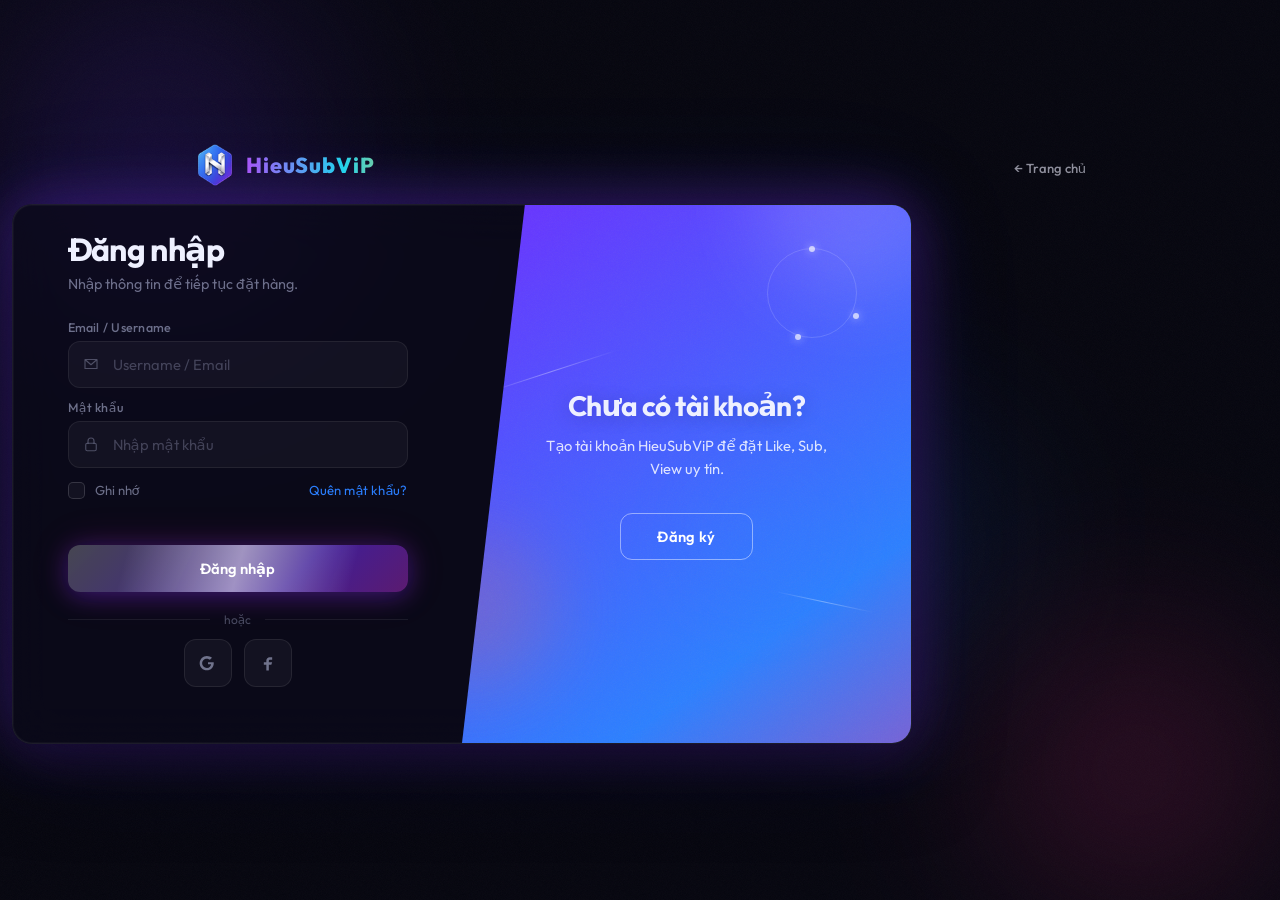
<file: admin.html>
<!DOCTYPE html>
<html lang="vi">
<head>
<meta charset="UTF-8">
<meta name="viewport" content="width=device-width, initial-scale=1.0, maximum-scale=1.0">
<title>HieuSubViP</title>
<link rel="preconnect" href="https://fonts.googleapis.com">
    <link rel="preconnect" href="https://fonts.gstatic.com" crossorigin>
    <link href="https://fonts.googleapis.com/css2?family=Inter:wght@400;500;600;700;800&display=swap" rel="stylesheet">
<link rel="stylesheet" href="https://cdnjs.cloudflare.com/ajax/libs/font-awesome/6.5.1/css/all.min.css">
    <link rel="stylesheet" href="styles.css">
<style>
.admin-page{display:flex;min-height:100vh;background:var(--bg)}
.admin-sidebar{
  width:220px;background:var(--bg2);border-right:1px solid var(--bd);
  position:fixed;top:0;left:0;bottom:0;z-index:90;padding:14px 10px;
  display:flex;flex-direction:column;overflow-y:auto;transition:transform .28s ease;
}
.admin-sidebar .logo{display:flex;align-items:center;gap:8px;padding:6px 8px;margin-bottom:14px;font-weight:800;font-size:1rem}
.admin-nav{list-style:none;padding:0;margin:0;display:flex;flex-direction:column;gap:2px}
.admin-nav a{
  display:flex;align-items:center;gap:9px;padding:10px 11px;border-radius:9px;
  color:var(--m);font-size:.84rem;font-weight:500;text-decoration:none;transition:.2s;
}
.admin-nav a i{width:18px;text-align:center;font-size:.9rem}
.admin-nav a:hover,.admin-nav a.active{background:rgba(168,85,247,.15);color:var(--p2)}
.admin-main{flex:1;margin-left:220px;padding:16px 14px 40px;min-width:0}
.admin-header{display:flex;align-items:center;gap:10px;margin-bottom:16px;flex-wrap:wrap}
.admin-header h1{font-size:1.15rem;font-weight:800}
.admin-menu-btn{
  display:none;width:38px;height:38px;border-radius:9px;border:1px solid var(--bd);
  background:var(--card);color:var(--t);align-items:center;justify-content:center;cursor:pointer;
}
.admin-cards{display:grid;grid-template-columns:repeat(2,1fr);gap:10px;margin-bottom:14px}
@media(min-width:700px){.admin-cards{grid-template-columns:repeat(4,1fr)}}
.admin-card{background:var(--card);border:1px solid var(--bd);border-radius:12px;padding:14px;text-align:center}
.admin-card h3{font-size:1.25rem;font-weight:800;margin-bottom:2px}
.admin-card span{font-size:.72rem;color:var(--d)}
.admin-section{background:var(--card);border:1px solid var(--bd);border-radius:14px;padding:14px;margin-bottom:12px}
.admin-section h2{font-size:.95rem;font-weight:700;margin-bottom:12px;display:flex;align-items:center;justify-content:space-between;gap:8px;flex-wrap:wrap}
.admin-table{width:100%;border-collapse:collapse;font-size:.8rem}
.admin-table th,.admin-table td{padding:9px 6px;text-align:left;border-bottom:1px solid var(--bd);white-space:nowrap}
.admin-table th{color:var(--d);font-size:.68rem;text-transform:uppercase;font-weight:600}
.admin-table td{color:var(--m)}
.admin-actions{display:flex;gap:4px;flex-wrap:wrap}
.admin-actions button,.btn-mini{
  padding:5px 9px;border-radius:6px;border:1px solid var(--bd);background:rgba(168,85,247,.12);
  color:var(--p2);font-size:.72rem;font-weight:600;cursor:pointer;font-family:inherit;
}
.admin-actions button.danger,.btn-mini.danger{background:rgba(239,68,68,.12);color:#f87171;border-color:rgba(239,68,68,.25)}
.admin-actions button.ok,.btn-mini.ok{background:rgba(52,211,153,.12);color:#34d399;border-color:rgba(52,211,153,.25)}
.table-scroll{overflow-x:auto;-webkit-overflow-scrolling:touch}
.empty-row{text-align:center;color:var(--d);padding:20px;font-size:.85rem}
.admin-overlay{position:fixed;inset:0;background:rgba(0,0,0,.5);z-index:80;opacity:0;visibility:hidden;transition:.25s}
.admin-overlay.show{opacity:1;visibility:visible}
.form-grid{display:grid;grid-template-columns:1fr;gap:10px}
@media(min-width:600px){.form-grid{grid-template-columns:1fr 1fr}}
.form-grid .full{grid-column:1/-1}
.form-grid label{font-size:.75rem;color:var(--m);display:block;margin-bottom:4px}
.form-grid input,.form-grid select,.form-grid textarea{
  width:100%;padding:10px 12px;border-radius:9px;border:1px solid var(--bd);
  background:rgba(255,255,255,.03);color:var(--t);font-size:.88rem;font-family:inherit;outline:none;
}
.form-grid input:focus,.form-grid select:focus,.form-grid textarea:focus{border-color:var(--p)}
.modal-bg{
  position:fixed;inset:0;background:rgba(0,0,0,.65);z-index:100;display:none;align-items:center;justify-content:center;padding:16px;
}
.modal-bg.show{display:flex}
.modal{
  background:var(--card);border:1px solid var(--bd);border-radius:16px;padding:20px;width:100%;max-width:420px;
  max-height:90vh;overflow-y:auto;
}
.modal h3{font-size:1.05rem;margin-bottom:14px;font-weight:800}
.modal-actions{display:flex;gap:8px;margin-top:14px;justify-content:flex-end}
@media(max-width:768px){
  .admin-sidebar{transform:translateX(-100%);width:min(260px,85vw)}
  .admin-sidebar.open{transform:translateX(0)}
  .admin-main{margin-left:0;padding:12px 10px 32px}
  .admin-menu-btn{display:flex}
}
</style>

<meta name="apple-mobile-web-app-title" content="HieuSubViP">
    <meta name="application-name" content="HieuSubViP">
    <meta name="theme-color" content="#0a0e28">
    <link rel="manifest" href="site.webmanifest">
    <link rel="icon" href="favicon.png" type="image/png">
    <link rel="apple-touch-icon" href="apple-touch-icon.png">
</head>
<body>
<div class="admin-page">
  <aside class="admin-sidebar" id="admin-sidebar">
    <a href="index.html" class="logo">
      <span class="logo-icon"><img src="logo-64.png" alt="HieuSubViP" width="40" height="40"></span>
      <span class="logo-run">HieuSubViP</span>
    </a>
    <ul class="admin-nav">
      <li><a href="#" class="active" data-panel="overview"><i class="fas fa-chart-pie"></i> Tổng quan</a></li>
      <li><a href="#" data-panel="orders"><i class="fas fa-shopping-bag"></i> Đơn hàng</a></li>
      <li><a href="#" data-panel="deposits"><i class="fas fa-money-bill-wave"></i> Duyệt nạp tiền</a></li>
      <li><a href="#" data-panel="services"><i class="fas fa-server"></i> Dịch vụ</a></li>
      <li><a href="#" data-panel="users"><i class="fas fa-users"></i> Người dùng</a></li>
      <li><a href="#" data-panel="announce"><i class="fas fa-bullhorn"></i> Thông báo</a></li>
      <li><a href="#" data-panel="settings"><i class="fas fa-cog"></i> Cài đặt web</a></li>
      <li><a href="index.html"><i class="fas fa-globe"></i> Xem website</a></li>
      <li><a href="#" id="admin-logout"><i class="fas fa-sign-out-alt"></i> Đăng xuất</a></li>
    </ul>
  </aside>
  <div class="admin-overlay" id="admin-overlay"></div>

  <main class="admin-main">
    <div class="admin-header">
      <button type="button" class="admin-menu-btn" id="admin-menu-btn"><i class="fas fa-bars"></i></button>
      <div style="flex:1"><h1 id="admin-title">Tổng quan</h1></div>
    </div>

    <div id="panel-overview">
      <div class="admin-cards">
        <div class="admin-card"><h3 id="a-orders">0</h3><span>Tổng đơn</span></div>
        <div class="admin-card"><h3 id="a-pending">0</h3><span>Chờ xử lý</span></div>
        <div class="admin-card"><h3 id="a-deps">0</h3><span>Nạp chờ duyệt</span></div>
        <div class="admin-card"><h3 id="a-svc">0</h3><span>Dịch vụ</span></div>
      </div>
      <div class="admin-section">
        <h2>Đơn gần đây</h2>
        <div class="table-scroll"><table class="admin-table"><thead><tr><th>Mã</th><th>Gói</th><th>SL</th><th>Tiền</th><th>TT</th><th></th></tr></thead><tbody id="a-recent-orders"></tbody></table></div>
      </div>
    </div>

    <div id="panel-orders" style="display:none">
      <div class="admin-section">
        <h2>Tất cả đơn hàng</h2>
        <div class="table-scroll"><table class="admin-table"><thead><tr><th>Mã</th><th>Nền tảng</th><th>Gói</th><th>SL</th><th>Tiền</th><th>TT</th><th>Ngày</th><th></th></tr></thead><tbody id="a-all-orders"></tbody></table></div>
      </div>
    </div>

    <div id="panel-deposits" style="display:none">
      <div class="admin-section">
        <h2>Lệnh nạp tiền</h2>
        <div class="table-scroll"><table class="admin-table"><thead><tr><th>Mã</th><th>User</th><th>Số tiền</th><th>P.thức</th><th>Ngày</th><th>TT</th><th></th></tr></thead><tbody id="a-deps-body"></tbody></table></div>
      </div>
    </div>

    <!-- SERVICES -->
    <div id="panel-services" style="display:none">
      <div class="admin-section">
        <h2>
          <span>Quản lý dịch vụ / máy chủ</span>
          <button type="button" class="btn-mini ok" id="btn-add-svc"><i class="fas fa-plus"></i> Thêm dịch vụ</button>
        </h2>
        <div class="form-grid" style="margin-bottom:12px">
          <div>
            <label>Lọc nền tảng</label>
            <select id="svc-filter">
              <option value="all">Tất cả</option>
              <option value="facebook">Facebook</option>
              <option value="tiktok">TikTok</option>
              <option value="instagram">Instagram</option>
              <option value="youtube">YouTube</option>
              <option value="telegram">Telegram</option>
              <option value="spotify">Spotify</option>
              <option value="threads">Threads</option>
              <option value="x">X – Twitter</option>
            </select>
          </div>
        </div>
        <div class="table-scroll">
          <table class="admin-table">
            <thead><tr><th>ID</th><th>Nền tảng</th><th>Nhóm</th><th>Tên gói</th><th>Giá</th><th>BH</th><th>TT</th><th></th></tr></thead>
            <tbody id="a-svc-body"></tbody>
          </table>
        </div>
      </div>
    </div>

    <!-- USERS -->
    <div id="panel-users" style="display:none">
      <div class="admin-section">
        <h2>
          <span>Người dùng</span>
          <button type="button" class="btn-mini" id="btn-add-user"><i class="fas fa-user-plus"></i> Thêm user</button>
        </h2>
        <div class="table-scroll">
          <table class="admin-table">
            <thead><tr><th>Tên</th><th>Email</th><th>Role</th><th>Số dư</th><th>TT</th><th></th></tr></thead>
            <tbody id="a-users-body"></tbody>
          </table>
        </div>
      </div>
    </div>

    
    <div id="panel-announce" style="display:none">
      <div class="admin-section">
        <h2>Chỉnh nội dung thông báo (popup khi vào Dashboard)</h2>
        <div class="form-grid">
          <div class="full">
            <label>Bật thông báo</label>
            <select id="ann-enabled"><option value="1">Bật</option><option value="0">Tắt</option></select>
          </div>
          <div class="full">
            <label>Tiêu đề</label>
            <input type="text" id="ann-title" value="Thông báo từ HieuSubViP">
          </div>
          <div class="full">
            <label>Nội dung (mỗi dòng 1 ý, sẽ hiện thành danh sách)</label>
            <textarea id="ann-lines" rows="8" style="width:100%;padding:10px 12px;border-radius:9px;border:1px solid var(--bd);background:rgba(255,255,255,.03);color:var(--t);font-size:.88rem;font-family:inherit;outline:none;resize:vertical"></textarea>
          </div>
          <div class="full">
            <label>Dòng ngày / ghi chú cuối</label>
            <input type="text" id="ann-footer" value="Cập nhật gần nhất">
          </div>
        </div>
        <button type="button" class="btn btn-primary btn-sm" id="btn-save-ann" style="margin-top:12px"><i class="fas fa-save"></i> Lưu thông báo</button>
        <button type="button" class="btn-mini" id="btn-preview-ann" style="margin-top:12px;margin-left:8px">Xem trước HTML</button>
        <pre id="ann-preview" style="margin-top:12px;font-size:.75rem;color:var(--d);white-space:pre-wrap;display:none"></pre>
      </div>
    </div>
<div id="panel-settings" style="display:none">
      <div class="admin-section">
        <h2>Thông tin nhận tiền</h2>
        <div class="form-grid">
          <div><label>Số tài khoản</label><input type="text" id="set-stk" value="0123456789990"></div>
          <div><label>Chủ tài khoản</label><input type="text" id="set-owner" value="TRAN BA HIEU"></div>
          <div><label>Ngân hàng</label><input type="text" id="set-bank" value="MB Bank"></div>
          <div><label>Mẫu nội dung</label><input type="text" id="set-content" value="NAP HSV"></div>
        </div>
        <p style="color:var(--m);font-size:.8rem;margin:10px 0">Nội dung user nạp: <b style="color:var(--p2)">NAP HSV + tên tài khoản</b></p>
        <button type="button" class="btn btn-primary btn-sm" id="btn-save-bank"><i class="fas fa-save"></i> Lưu</button>
      </div>

      <div class="admin-section" id="pay-methods-admin">
        <h2><i class="fas fa-wallet"></i> 3 cách nạp tiền</h2>
        <p style="color:var(--m);font-size:.85rem;margin-bottom:12px">Chỉnh thông tin hiển thị cho người dùng khi nạp tiền (Bank / MoMo / Thẻ).</p>
        <div id="admin-pay-forms"></div>
        <button type="button" class="btn btn-primary btn-sm" id="btn-save-pay"><i class="fas fa-save"></i> Lưu 3 cách nạp</button>
      </div>

      <div class="admin-section">
        <h2>Công cụ</h2>
        <div class="admin-actions">
          <button type="button" id="btn-reset-demo" class="danger">Xóa toàn bộ dữ liệu demo</button>
        </div>
      </div>
    </div>
  </main>
</div>

<!-- Modal service -->
<div class="modal-bg" id="modal-svc">
  <div class="modal">
    <h3 id="modal-svc-title">Thêm dịch vụ</h3>
    <div class="form-grid">
      <div><label>Nền tảng</label>
        <select id="ms-plat">
          <option value="facebook">Facebook</option>
          <option value="tiktok">TikTok</option>
          <option value="instagram">Instagram</option>
          <option value="youtube">YouTube</option>
          <option value="telegram">Telegram</option>
          <option value="spotify">Spotify</option>
          <option value="threads">Threads</option>
          <option value="x">X – Twitter</option>
        </select>
      </div>
      <div><label>Nhóm</label><input type="text" id="ms-group" placeholder="Server Giá Rẻ"></div>
      <div class="full"><label>Tên gói</label><input type="text" id="ms-name" placeholder="Sub VIP..."></div>
      <div><label>Giá (đ/1)</label><input type="number" id="ms-price" value="15" min="1"></div>
      <div><label>Bảo hành</label><input type="text" id="ms-bh" value="BH 30 Day"></div>
      <div><label>Trạng thái</label>
        <select id="ms-status"><option value="ok">Hoạt động</option><option value="off">Bảo trì</option></select>
      </div>
      <div><label>HOT</label>
        <select id="ms-hot"><option value="0">Không</option><option value="1">Có</option></select>
      </div>
    </div>
    <input type="hidden" id="ms-id">
    <div class="modal-actions">
      <button type="button" class="btn-mini" id="ms-cancel">Huỷ</button>
      <button type="button" class="btn-mini ok" id="ms-save">Lưu</button>
    </div>
  </div>
</div>

<!-- Modal user -->
<div class="modal-bg" id="modal-user">
  <div class="modal">
    <h3 id="modal-user-title">Thêm / Sửa user</h3>
    <div class="form-grid">
      <div><label>Tên</label><input type="text" id="mu-name"></div>
      <div><label>Email</label><input type="email" id="mu-email"></div>
      <div><label>Role</label>
        <select id="mu-role"><option value="user">User</option><option value="admin">Admin</option></select>
      </div>
      <div><label>Số dư</label><input type="number" id="mu-bal" value="0" min="0"></div>
      <div><label>Trạng thái</label>
        <select id="mu-status"><option value="active">Hoạt động</option><option value="banned">Cấm</option></select>
      </div>
    </div>
    <input type="hidden" id="mu-id">
    <div class="modal-actions">
      <button type="button" class="btn-mini" id="mu-cancel">Huỷ</button>
      <button type="button" class="btn-mini ok" id="mu-save">Lưu</button>
    </div>
  </div>
</div>

<div class="toast" id="toast"><i class="fas fa-check-circle"></i> <span></span></div>
<script src="script.js"></script>
<script>
(function(){
  if (!window.HSV || !HSV.isLoggedIn()) { location.href='login.html'; return; }
  const u = HSV.getUser();
  if (!u || u.role !== 'admin') { location.href='dashboard.html'; return; }

  const money = n => (Math.round(n)||0).toLocaleString('vi-VN')+'đ';
  const load = (k,d) => { try{return JSON.parse(localStorage.getItem(k)||JSON.stringify(d));}catch(e){return d} };
  const save = (k,v) => localStorage.setItem(k, JSON.stringify(v));
  const badge = s => {
    const m={success:'Xong',pending:'Chờ',processing:'Chạy',rejected:'Từ chối',ok:'ON',off:'Bảo trì',active:'OK',banned:'CẤM'};
    const cls = (s==='banned'||s==='rejected'||s==='off')?'pending':(s==='success'||s==='ok'||s==='active')?'success':'processing';
    return `<span class="status-badge ${cls}">${m[s]||s}</span>`;
  };

  // Default services catalog (flat list for admin)
  const DEFAULT_SERVICES = [
    {id:'fb1',plat:'facebook',group:'Server Giá Rẻ',name:'Sub Cực VIP (Chạy bằng Link FB)',price:15,bh:'BH 30 Day',status:'ok',hot:true},
    {id:'fb2',plat:'facebook',group:'Server Giá Rẻ',name:'Sub Sale – Hàng giá rẻ',price:8,bh:'BH 7 Day',status:'off',hot:false},
    {id:'fb3',plat:'facebook',group:'Server Giá Rẻ',name:'Sub Siêu VIP (HOT)',price:20,bh:'BH 30 Day',status:'ok',hot:true},
    {id:'fb4',plat:'facebook',group:'Server Giá Rẻ',name:'Like Fanpage chất lượng',price:12,bh:'BH 15 Day',status:'ok',hot:false},
    {id:'fb5',plat:'facebook',group:'Server Giá Rẻ',name:'Like Bài viết / Reaction',price:6,bh:'BH 7 Day',status:'ok',hot:false},
    {id:'fb6',plat:'facebook',group:'Server Tốc Độ',name:'Sub Via + Avatar đẹp 5k-10k/ngày',price:35,bh:'BH 30 Day',status:'ok',hot:true},
    {id:'fb7',plat:'facebook',group:'Server Tốc Độ',name:'Sub Beta tốc độ cao 20k/ngày',price:45,bh:'BH 7 Day',status:'ok',hot:false},
    {id:'tt1',plat:'tiktok',group:'Tăng Follow / Sub',name:'Followers TikTok ổn định',price:25,bh:'BH 30 Day',status:'ok',hot:true},
    {id:'tt2',plat:'tiktok',group:'Views / Share',name:'Views Video siêu tốc',price:2,bh:'BH 7 Day',status:'ok',hot:true},
    {id:'tt1b',plat:'tiktok',group:'Tăng Follow / Sub',name:'Followers TikTok VIP ít drop',price:38,bh:'BH 45 Day',status:'ok',hot:true},
    {id:'tt3',plat:'tiktok',group:'Tăng Like',name:'Likes Video thường',price:12,bh:'BH 15 Day',status:'ok',hot:false},
    {id:'tt3b',plat:'tiktok',group:'Tăng Like',name:'Likes Video VIP',price:18,bh:'BH 30 Day',status:'ok',hot:true},
    {id:'tt3c',plat:'tiktok',group:'Tăng Like',name:'Likes siêu tốc',price:22,bh:'BH 7 Day',status:'ok',hot:true},
    {id:'ig1',plat:'instagram',group:'Server Giá Rẻ',name:'Followers IG chất lượng',price:22,bh:'BH 30 Day',status:'ok',hot:true},
    {id:'ig2',plat:'instagram',group:'Server Giá Rẻ',name:'Like bài viết / Reels',price:10,bh:'BH 15 Day',status:'ok',hot:false},
    {id:'yt1',plat:'youtube',group:'Server Giá Rẻ',name:'Subscribers ổn định',price:70,bh:'BH 90 Day',status:'ok',hot:true},
    {id:'yt2',plat:'youtube',group:'Server Giá Rẻ',name:'Views Video',price:5,bh:'BH 30 Day',status:'ok',hot:false},
    {id:'tg1',plat:'telegram',group:'Server chuẩn',name:'Members Channel / Group',price:30,bh:'BH 30 Day',status:'ok',hot:true},
    {id:'sp1',plat:'spotify',group:'Server chuẩn',name:'Followers',price:40,bh:'BH 30 Day',status:'ok',hot:false},
    {id:'x1',plat:'x',group:'Server chuẩn',name:'Followers X/Twitter',price:32,bh:'BH 30 Day',status:'ok',hot:true},
    {id:'th1',plat:'threads',group:'Server chuẩn',name:'Followers Threads',price:28,bh:'BH 30 Day',status:'ok',hot:true}
  ];

  function getServices(){
    let s = load('hsv_services', null);
    if (!s || !s.length) { s = DEFAULT_SERVICES; save('hsv_services', s); }
    return s;
  }
  function getUsers(){
    let list = load('hsv_users', null);
    if (!list || !list.length) {
      const cur = HSV.getUser() || {};
      list = [{
        id: 'u1', name: cur.name || 'Admin', email: 'HieuSubViP@Admin.com',
        role: 'admin', balance: +(localStorage.getItem('hsv_balance')||0), status: 'active'
      }];
      save('hsv_users', list);
    }
    return list;
  }

  // Mobile menu
  const side=document.getElementById('admin-sidebar');
  const ov=document.getElementById('admin-overlay');
  document.getElementById('admin-menu-btn').onclick=()=>{side.classList.add('open');ov.classList.add('show')};
  ov.onclick=()=>{side.classList.remove('open');ov.classList.remove('show')};

  const titles={overview:'Tổng quan',orders:'Đơn hàng',deposits:'Duyệt nạp tiền',services:'Dịch vụ',users:'Người dùng',settings:'Cài đặt web',announce:'Thông báo'};
  function showPanel(name){
    ['overview','orders','deposits','services','users','announce','settings'].forEach(p=>{
      const el=document.getElementById('panel-'+p);
      if(el) el.style.display = p===name?'block':'none';
    });
    document.querySelectorAll('.admin-nav a[data-panel]').forEach(a=>a.classList.toggle('active',a.dataset.panel===name));
    document.getElementById('admin-title').textContent=titles[name]||'Admin';
    side.classList.remove('open');ov.classList.remove('show');
    if(name==='deposits') renderDeps();
    if(name==='orders'||name==='overview') renderOrders();
    if(name==='services') renderServices();
    if(name==='users') renderUsers();
    if(name==='announce') loadAnnForm();
    if(name==='settings') try{renderPayAdmin();}catch(e){}
  }
  document.querySelectorAll('.admin-nav a[data-panel]').forEach(a=>{
    a.addEventListener('click',e=>{e.preventDefault();showPanel(a.dataset.panel)});
  });
  document.getElementById('admin-logout').onclick=e=>{e.preventDefault();HSV.logout()};

  function renderOrders(){
    const orders=load('hsv_orders',[]);
    document.getElementById('a-orders').textContent=orders.length;
    document.getElementById('a-pending').textContent=orders.filter(o=>o.status==='pending').length;
    document.getElementById('a-deps').textContent=load('hsv_deposits',[]).filter(d=>d.status==='pending').length;
    document.getElementById('a-svc').textContent=getServices().length;

    const act=(o,i)=>`<td class="admin-actions">
      ${o.status==='pending'?`<button data-i="${i}" class="btn-ok">Duyệt</button><button data-i="${i}" class="danger btn-cancel">Huỷ</button>`:''}
      ${o.status==='processing'?`<button data-i="${i}" class="btn-done">Xong</button>`:''}
    </td>`;

    document.getElementById('a-recent-orders').innerHTML = orders.slice(0,8).map((o,i)=>`<tr>
      <td>${o.id}</td><td>${(o.service||'').slice(0,22)}</td><td>${(o.qty||0).toLocaleString('vi-VN')}</td>
      <td>${money(o.amount)}</td><td>${badge(o.status)}</td>${act(o,i)}
    </tr>`).join('') || '<tr><td colspan="6" class="empty-row">Chưa có đơn</td></tr>';

    document.getElementById('a-all-orders').innerHTML = orders.map((o,i)=>`<tr>
      <td>${o.id}</td><td>${o.platform||'-'}</td><td>${(o.service||'').slice(0,20)}</td>
      <td>${(o.qty||0).toLocaleString('vi-VN')}</td><td>${money(o.amount)}</td>
      <td>${badge(o.status)}</td><td>${o.date||''}</td>${act(o,i)}
    </tr>`).join('') || '<tr><td colspan="8" class="empty-row">Chưa có đơn</td></tr>';

    document.querySelectorAll('.btn-ok').forEach(b=>b.onclick=()=>{const l=load('hsv_orders',[]);l[+b.dataset.i].status='processing';save('hsv_orders',l);renderOrders();HSV.showToast('Đã duyệt')});
    document.querySelectorAll('.btn-done').forEach(b=>b.onclick=()=>{const l=load('hsv_orders',[]);l[+b.dataset.i].status='success';save('hsv_orders',l);renderOrders();HSV.showToast('Hoàn thành')});
    document.querySelectorAll('.btn-cancel').forEach(b=>b.onclick=()=>{const l=load('hsv_orders',[]);l[+b.dataset.i].status='rejected';save('hsv_orders',l);renderOrders();HSV.showToast('Đã huỷ')});
  }

  function renderDeps(){
    const deps=load('hsv_deposits',[]);
    const body=document.getElementById('a-deps-body');
    body.innerHTML = deps.map((d,i)=>`<tr>
      <td>${d.id}</td><td>${d.user||'-'}</td><td>${money(d.amount)}</td><td>${d.method||'-'}</td>
      <td>${d.date||''}</td><td>${badge(d.status)}</td>
      <td class="admin-actions">${d.status==='pending'
        ?`<button data-i="${i}" class="btn-dep-ok">Duyệt</button><button data-i="${i}" class="danger btn-dep-no">Từ chối</button>`:'—'}</td>
    </tr>`).join('') || '<tr><td colspan="7" class="empty-row">Chưa có lệnh nạp</td></tr>';

    body.querySelectorAll('.btn-dep-ok').forEach(btn=>{
      btn.onclick=()=>{
        const list=load('hsv_deposits',[]); const d=list[+btn.dataset.i]; if(!d||d.status!=='pending')return;
        d.status='success';
        // credit matching user or global balance
        const users=getUsers();
        const target=users.find(x=>x.name===d.user) || users[0];
        if(target){ target.balance=(target.balance||0)+(d.amount||0); save('hsv_users',users); }
        localStorage.setItem('hsv_balance', String(+(localStorage.getItem('hsv_balance')||0)+(d.amount||0)));
        localStorage.setItem('hsv_total_deposit', String(+(localStorage.getItem('hsv_total_deposit')||0)+(d.amount||0)));
        save('hsv_deposits',list); renderDeps(); renderOrders(); HSV.showToast('Đã duyệt + cộng '+money(d.amount));
      };
    });
    body.querySelectorAll('.btn-dep-no').forEach(btn=>{
      btn.onclick=()=>{const list=load('hsv_deposits',[]);list[+btn.dataset.i].status='rejected';save('hsv_deposits',list);renderDeps();HSV.showToast('Từ chối')};
    });
  }

  // SERVICES CRUD
  function renderServices(){
    const filter=document.getElementById('svc-filter').value;
    let list=getServices();
    if(filter!=='all') list=list.filter(s=>s.plat===filter);
    document.getElementById('a-svc-body').innerHTML = list.map(s=>`<tr>
      <td>${s.id}</td><td>${s.plat}</td><td>${s.group||'-'}</td>
      <td style="max-width:140px;overflow:hidden;text-overflow:ellipsis">${s.name}</td>
      <td>${s.price}đ</td><td>${s.bh||'-'}</td><td>${badge(s.status)}</td>
      <td class="admin-actions">
        <button data-id="${s.id}" class="btn-edit-svc">Sửa</button>
        <button data-id="${s.id}" class="danger btn-del-svc">Xóa</button>
        <button data-id="${s.id}" class="btn-toggle-svc">${s.status==='ok'?'Tắt':'Bật'}</button>
      </td>
    </tr>`).join('') || '<tr><td colspan="8" class="empty-row">Chưa có dịch vụ</td></tr>';

    document.querySelectorAll('.btn-edit-svc').forEach(b=>b.onclick=()=>openSvcModal(b.dataset.id));
    document.querySelectorAll('.btn-del-svc').forEach(b=>b.onclick=()=>{
      if(!confirm('Xóa dịch vụ này?')) return;
      save('hsv_services', getServices().filter(s=>s.id!==b.dataset.id));
      renderServices(); renderOrders(); HSV.showToast('Đã xóa');
    });
    document.querySelectorAll('.btn-toggle-svc').forEach(b=>b.onclick=()=>{
      const list=getServices();
      const s=list.find(x=>x.id===b.dataset.id);
      if(s){ s.status=s.status==='ok'?'off':'ok'; save('hsv_services',list); renderServices(); HSV.showToast('Đã cập nhật trạng thái'); }
    });
  }
  document.getElementById('svc-filter').onchange=renderServices;

  function openSvcModal(id){
    const modal=document.getElementById('modal-svc');
    document.getElementById('modal-svc-title').textContent=id?'Sửa dịch vụ':'Thêm dịch vụ';
    if(id){
      const s=getServices().find(x=>x.id===id);
      if(!s) return;
      document.getElementById('ms-id').value=s.id;
      document.getElementById('ms-plat').value=s.plat;
      document.getElementById('ms-group').value=s.group||'';
      document.getElementById('ms-name').value=s.name||'';
      document.getElementById('ms-price').value=s.price||0;
      document.getElementById('ms-bh').value=s.bh||'';
      document.getElementById('ms-status').value=s.status||'ok';
      document.getElementById('ms-hot').value=s.hot?'1':'0';
    } else {
      document.getElementById('ms-id').value='';
      document.getElementById('ms-name').value='';
      document.getElementById('ms-price').value=15;
      document.getElementById('ms-group').value='Server Giá Rẻ';
      document.getElementById('ms-bh').value='BH 30 Day';
      document.getElementById('ms-status').value='ok';
      document.getElementById('ms-hot').value='0';
    }
    modal.classList.add('show');
  }
  document.getElementById('btn-add-svc').onclick=()=>openSvcModal(null);
  document.getElementById('ms-cancel').onclick=()=>document.getElementById('modal-svc').classList.remove('show');
  document.getElementById('ms-save').onclick=()=>{
    const id=document.getElementById('ms-id').value;
    const item={
      id: id || ('sv'+Date.now().toString(36)),
      plat: document.getElementById('ms-plat').value,
      group: document.getElementById('ms-group').value.trim()||'Server',
      name: document.getElementById('ms-name').value.trim(),
      price: +document.getElementById('ms-price').value||0,
      bh: document.getElementById('ms-bh').value.trim(),
      status: document.getElementById('ms-status').value,
      hot: document.getElementById('ms-hot').value==='1'
    };
    if(!item.name){ HSV.showToast('Nhập tên gói',true); return; }
    let list=getServices();
    if(id){ list=list.map(s=>s.id===id?item:s); }
    else list.push(item);
    save('hsv_services', list);
    document.getElementById('modal-svc').classList.remove('show');
    renderServices(); renderOrders(); HSV.showToast('Đã lưu dịch vụ');
  };

  // USERS + BAN
  function renderUsers(){
    const users=getUsers();
    document.getElementById('a-users-body').innerHTML = users.map(u=>`<tr>
      <td>${u.name}</td><td>${u.email||'-'}</td><td>${u.role}</td><td>${money(u.balance||0)}</td>
      <td>${badge(u.status||'active')}</td>
      <td class="admin-actions">
        <button data-id="${u.id}" class="btn-edit-user">Sửa</button>
        ${u.status==='banned'
          ? `<button data-id="${u.id}" class="ok btn-unban">Mở</button>`
          : `<button data-id="${u.id}" class="danger btn-ban">Cấm</button>`}
        <button data-id="${u.id}" class="danger btn-del-user">Xóa</button>
      </td>
    </tr>`).join('') || '<tr><td colspan="6" class="empty-row">Chưa có user</td></tr>';

    document.querySelectorAll('.btn-edit-user').forEach(b=>b.onclick=()=>openUserModal(b.dataset.id));
    document.querySelectorAll('.btn-ban').forEach(b=>b.onclick=()=>{
      const list=getUsers(); const u=list.find(x=>x.id===b.dataset.id);
      if(u){ u.status='banned'; save('hsv_users',list); renderUsers(); HSV.showToast('Đã cấm tài khoản'); }
    });
    document.querySelectorAll('.btn-unban').forEach(b=>b.onclick=()=>{
      const list=getUsers(); const u=list.find(x=>x.id===b.dataset.id);
      if(u){ u.status='active'; save('hsv_users',list); renderUsers(); HSV.showToast('Đã mở khóa'); }
    });
    document.querySelectorAll('.btn-del-user').forEach(b=>b.onclick=()=>{
      if(!confirm('Xóa user?')) return;
      save('hsv_users', getUsers().filter(x=>x.id!==b.dataset.id));
      renderUsers(); HSV.showToast('Đã xóa');
    });
  }
  function openUserModal(id){
    const modal=document.getElementById('modal-user');
    document.getElementById('modal-user-title').textContent=id?'Sửa user':'Thêm user';
    if(id){
      const u=getUsers().find(x=>x.id===id); if(!u) return;
      document.getElementById('mu-id').value=u.id;
      document.getElementById('mu-name').value=u.name||'';
      document.getElementById('mu-email').value=u.email||'';
      document.getElementById('mu-role').value=u.role||'user';
      document.getElementById('mu-bal').value=u.balance||0;
      document.getElementById('mu-status').value=u.status||'active';
    } else {
      document.getElementById('mu-id').value='';
      document.getElementById('mu-name').value='';
      document.getElementById('mu-email').value='';
      document.getElementById('mu-role').value='user';
      document.getElementById('mu-bal').value=0;
      document.getElementById('mu-status').value='active';
    }
    modal.classList.add('show');
  }
  document.getElementById('btn-add-user').onclick=()=>openUserModal(null);
  document.getElementById('mu-cancel').onclick=()=>document.getElementById('modal-user').classList.remove('show');
  document.getElementById('mu-save').onclick=()=>{
    const id=document.getElementById('mu-id').value;
    const item={
      id: id || ('u'+Date.now().toString(36)),
      name: document.getElementById('mu-name').value.trim(),
      email: document.getElementById('mu-email').value.trim(),
      role: document.getElementById('mu-role').value,
      balance: +document.getElementById('mu-bal').value||0,
      status: document.getElementById('mu-status').value
    };
    if(!item.name){ HSV.showToast('Nhập tên',true); return; }
    let list=getUsers();
    if(id) list=list.map(x=>x.id===id?item:x);
    else list.push(item);
    save('hsv_users', list);
    // sync current balance if editing current session user
    const cur=HSV.getUser();
    if(cur && (cur.name===item.name || item.role==='admin')) {
      localStorage.setItem('hsv_balance', String(item.balance));
    }
    document.getElementById('modal-user').classList.remove('show');
    renderUsers(); HSV.showToast('Đã lưu user');
  };

  // Settings
  const bank=Object.assign({stk:'0123456789990',owner:'TRAN BA HIEU',bank:'MB Bank',content:'NAP HSV'}, load('hsv_bank',{}));
  document.getElementById('set-stk').value=bank.stk;
  document.getElementById('set-owner').value=bank.owner;
  document.getElementById('set-bank').value=bank.bank;
  document.getElementById('set-content').value=bank.content;
  document.getElementById('btn-save-bank').onclick=()=>{
    save('hsv_bank',{
      stk:document.getElementById('set-stk').value.trim(),
      owner:document.getElementById('set-owner').value.trim(),
      bank:document.getElementById('set-bank').value.trim(),
      content:document.getElementById('set-content').value.trim()
    });
    HSV.showToast('Đã lưu');
  };
  document.getElementById('btn-reset-demo').onclick=()=>{
    if(!confirm('Xóa orders, deposits, services cache?')) return;
    ['hsv_orders','hsv_deposits','hsv_services'].forEach(k=>localStorage.removeItem(k));
    HSV.showToast('Đã xóa dữ liệu demo');
    renderOrders();
  };


  const DEFAULT_ANN_LINES = [
    'Sau khi chuyển khoản nạp tiền, vui lòng chờ Admin duyệt — số dư mới được cộng.',
    'Khi đặt hàng hãy chọn đúng gói (Like / Sub / View…) và dán đúng link.',
    'Nạp tích lũy để lên cấp Cộng tác viên / Đại lý / Nhà phân phối và nhận giảm giá.',
    'Mọi thắc mắc liên hệ Zalo, Telegram hoặc Facebook trong mục Hỗ trợ.'
  ];
  function buildAnnHtml(title, lines, footer) {
    const lis = lines.filter(Boolean).map(l => '<li>' + l.replace(/</g,'&lt;') + '</li>').join('');
    return '<p><strong>' + (title||'Thông báo').replace(/</g,'&lt;') + '</strong></p><ul>' + lis + '</ul><p class="ann-date">' + (footer||'').replace(/</g,'&lt;') + '</p>';
  }
  function loadAnnForm() {
    const ann = load('hsv_announcement', null) || {};
    document.getElementById('ann-enabled').value = ann.enabled === false ? '0' : '1';
    document.getElementById('ann-title').value = ann.title || 'Thông báo từ HieuSubViP';
    document.getElementById('ann-lines').value = (ann.lines || DEFAULT_ANN_LINES).join('\n');
    document.getElementById('ann-footer').value = ann.footer || 'Cập nhật gần nhất';
  }
  document.getElementById('btn-save-ann').onclick = () => {
    const title = document.getElementById('ann-title').value.trim();
    const lines = document.getElementById('ann-lines').value.split('\n').map(s=>s.trim()).filter(Boolean);
    const footer = document.getElementById('ann-footer').value.trim();
    const enabled = document.getElementById('ann-enabled').value === '1';
    const html = buildAnnHtml(title, lines, footer);
    save('hsv_announcement', { title, lines, footer, enabled, html });
    // reset "don't show today" so users see new content
    Object.keys(localStorage).forEach(k => { if (k.startsWith('hsv_ann_')) localStorage.removeItem(k); });
    HSV.showToast('Đã lưu thông báo');
  };
  document.getElementById('btn-preview-ann').onclick = () => {
    const title = document.getElementById('ann-title').value.trim();
    const lines = document.getElementById('ann-lines').value.split('\n').map(s=>s.trim()).filter(Boolean);
    const footer = document.getElementById('ann-footer').value.trim();
    const pre = document.getElementById('ann-preview');
    pre.style.display = 'block';
    pre.textContent = buildAnnHtml(title, lines, footer);
  };

  renderOrders();
})();

  // ===== Admin: 3 pay methods =====
  function defaultPayMethodsAdmin() {
    return [
      { id:'bank', name:'Chuyển khoản ngân hàng', icon:'fa-university', enabled:true, bank:'MB Bank', stk:'0123456789990', owner:'TRAN BA HIEU', note:'NAP HSV' },
      { id:'momo', name:'Ví MoMo', icon:'fa-mobile-alt', enabled:true, phone:'0964836058', owner:'TRAN BA HIEU', note:'NAP HSV' },
      { id:'card', name:'Thẻ cào / cổng khác', icon:'fa-credit-card', enabled:true, info:'Liên hệ Admin để nạp bằng thẻ cào.', note:'IB Admin' }
    ];
  }
  function loadPayMethods() {
    let m = load('hsv_pay_methods', null);
    if (!m || !m.length) { m = defaultPayMethodsAdmin(); save('hsv_pay_methods', m); }
    return m;
  }
  function renderPayAdmin() {
    const box = document.getElementById('admin-pay-forms');
    if (!box) return;
    const methods = loadPayMethods();
    box.innerHTML = methods.map((m,i) => `
      <div class="panel" style="margin-bottom:10px;padding:12px;border:1px solid var(--bd);border-radius:12px">
        <h4 style="margin:0 0 10px">${m.name} <small style="color:var(--m)">(${m.id})</small></h4>
        <label style="display:flex;align-items:center;gap:8px;margin-bottom:8px;font-size:.85rem">
          <input type="checkbox" data-pay-en="${i}" ${m.enabled!==false?'checked':''}> Bật cách nạp này
        </label>
        <div class="form-group"><label>Tên hiển thị</label><input type="text" data-pay-name="${i}" value="${(m.name||'').replace(/"/g,'&quot;')}"></div>
        ${m.id==='bank' || m.stk!==undefined ? `
          <div class="form-group"><label>Ngân hàng</label><input type="text" data-pay-bank="${i}" value="${m.bank||''}"></div>
          <div class="form-group"><label>Số TK</label><input type="text" data-pay-stk="${i}" value="${m.stk||''}"></div>
          <div class="form-group"><label>Chủ TK</label><input type="text" data-pay-owner="${i}" value="${m.owner||''}"></div>
        ` : ''}
        ${m.id==='momo' || (m.phone!==undefined && m.id!=='bank') ? `
          <div class="form-group"><label>SĐT MoMo</label><input type="text" data-pay-phone="${i}" value="${m.phone||''}"></div>
          <div class="form-group"><label>Chủ ví</label><input type="text" data-pay-owner="${i}" value="${m.owner||''}"></div>
        ` : ''}
        ${m.id==='card' ? `
          <div class="form-group"><label>Hướng dẫn</label><input type="text" data-pay-info="${i}" value="${(m.info||'').replace(/"/g,'&quot;')}"></div>
        ` : ''}
        <div class="form-group"><label>Ghi chú / nội dung CK</label><input type="text" data-pay-note="${i}" value="${(m.note||'').replace(/"/g,'&quot;')}"></div>
      </div>
    `).join('');
  }
  document.getElementById('btn-save-pay')?.addEventListener('click', () => {
    const methods = loadPayMethods();
    methods.forEach((m,i) => {
      const en = document.querySelector(`[data-pay-en="${i}"]`);
      const name = document.querySelector(`[data-pay-name="${i}"]`);
      if (en) m.enabled = en.checked;
      if (name) m.name = name.value.trim() || m.name;
      const bank = document.querySelector(`[data-pay-bank="${i}"]`);
      const stk = document.querySelector(`[data-pay-stk="${i}"]`);
      const owner = document.querySelector(`[data-pay-owner="${i}"]`);
      const phone = document.querySelector(`[data-pay-phone="${i}"]`);
      const info = document.querySelector(`[data-pay-info="${i}"]`);
      const note = document.querySelector(`[data-pay-note="${i}"]`);
      if (bank) m.bank = bank.value.trim();
      if (stk) m.stk = stk.value.trim();
      if (owner) m.owner = owner.value.trim();
      if (phone) m.phone = phone.value.trim();
      if (info) m.info = info.value.trim();
      if (note) m.note = note.value.trim();
    });
    save('hsv_pay_methods', methods);
    HSV.showToast('Đã lưu 3 cách nạp');
  });
  // hook show panel settings
  const _showPanel = typeof showPanel === 'function' ? showPanel : null;

  renderPayAdmin();
</script>
</body>
</html>
</file>
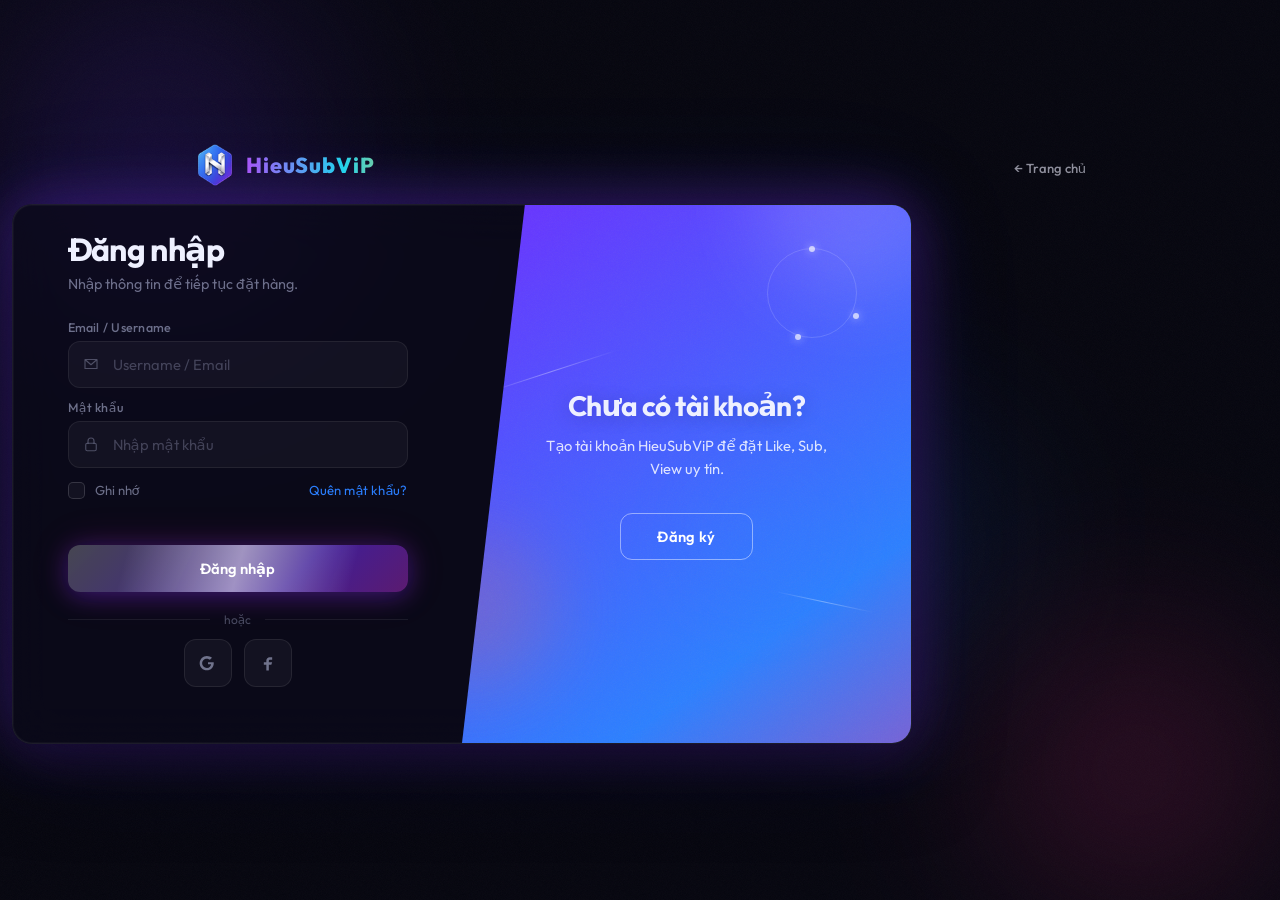
<file: dashboard.html>
<!DOCTYPE html>
<html lang="vi">
<head>
    <meta charset="UTF-8">
    <meta name="viewport" content="width=device-width, initial-scale=1.0, maximum-scale=1.0">
    <title>HieuSubViP</title>
    <link rel="preconnect" href="https://fonts.googleapis.com">
    <link rel="preconnect" href="https://fonts.gstatic.com" crossorigin>
    <link href="https://fonts.googleapis.com/css2?family=Inter:wght@400;500;600;700;800&display=swap" rel="stylesheet">
    <link rel="stylesheet" href="https://cdnjs.cloudflare.com/ajax/libs/font-awesome/6.5.1/css/all.min.css">
    <link rel="stylesheet" href="styles.css">
    <link rel="stylesheet" href="dashboard.css">

<meta name="apple-mobile-web-app-title" content="HieuSubViP">
    <meta name="application-name" content="HieuSubViP">
    <meta name="theme-color" content="#0a0e28">
    <link rel="manifest" href="site.webmanifest">
    <link rel="icon" href="favicon.png" type="image/png">
    <link rel="apple-touch-icon" href="apple-touch-icon.png">
</head>
<body>
<div class="dash-app">
    <aside class="dash-side" id="dash-side">
        <a href="index.html" class="dash-brand">
            <span class="logo-icon"><img src="logo-64.png" alt="HieuSubViP" width="40" height="40"></span>
            <span class="logo-run">HieuSubViP</span>
        </a>

        <div class="side-section-label">Menu</div>
        <nav class="dash-nav">
            <button type="button" class="dash-nav-item active" data-view="home"><i class="fas fa-home"></i> Tổng quan</button>
            <button type="button" class="dash-nav-item" data-view="history"><i class="fas fa-history"></i> Lịch sử đơn</button>
            <button type="button" class="dash-nav-item" data-view="deposit"><i class="fas fa-wallet"></i> Nạp tiền</button>
            <button type="button" class="dash-nav-item" data-view="profile"><i class="fas fa-user-cog"></i> Hồ sơ</button>
            <button type="button" class="dash-nav-item" data-view="rank"><i class="fas fa-medal"></i> Cấp bậc</button>
            <button type="button" class="dash-nav-item" data-view="invite"><i class="fas fa-user-friends"></i> Mời bạn bè</button>
            <button type="button" class="dash-nav-item" data-view="support"><i class="fas fa-headset"></i> Hỗ trợ</button>
        </nav>

        <div class="side-section-label">Danh sách dịch vụ</div>
        <div class="svc-menu" id="svc-menu">
            <div class="svc-group" data-plat="facebook">
                <button type="button" class="svc-parent" data-plat="facebook"><i class="fab fa-facebook-f" style="color:#1877f2"></i> Dịch vụ Facebook <i class="fas fa-chevron-down chev"></i></button>
                <div class="svc-sub" id="sub-facebook">
                    <button type="button" data-plat="facebook" data-cat="follow">Tăng Sub / Theo Dõi</button>
                    <button type="button" data-plat="facebook" data-cat="page">Tăng Like Page</button>
                    <button type="button" data-plat="facebook" data-cat="reaction">Like Cảm Xúc (bài viết)</button>
                    <button type="button" data-plat="facebook" data-cat="comment">Tăng Bình Luận</button>
                    <button type="button" data-plat="facebook" data-cat="member">Thành Viên Nhóm</button>
                    <button type="button" data-plat="facebook" data-cat="share">Tăng Chia Sẻ</button>
                    <button type="button" data-plat="facebook" data-cat="live">Tăng Mắt Live</button>
                    <button type="button" data-plat="facebook" data-cat="story">Tăng View Story</button>
                    <button type="button" data-plat="facebook" data-cat="reel">View Video/Reel</button>
                    <button type="button" data-plat="facebook" data-cat="review">Review Page</button>
                </div>
            </div>
            <div class="svc-group" data-plat="tiktok">
                <button type="button" class="svc-parent" data-plat="tiktok"><i class="fab fa-tiktok"></i> Dịch vụ TikTok <i class="fas fa-chevron-down chev"></i></button>
                <div class="svc-sub" id="sub-tiktok">
                    <button type="button" data-plat="tiktok" data-cat="follow">Tăng Follow / Sub</button>
                    <button type="button" data-plat="tiktok" data-cat="like">Tăng Like</button>
                    <button type="button" data-plat="tiktok" data-cat="view">Tăng View</button>
                    <button type="button" data-plat="tiktok" data-cat="share">Tăng Share / Save</button>
                </div>
            </div>
            <div class="svc-group" data-plat="instagram">
                <button type="button" class="svc-parent" data-plat="instagram"><i class="fab fa-instagram" style="color:#e1306c"></i> Dịch vụ Instagram <i class="fas fa-chevron-down chev"></i></button>
                <div class="svc-sub" id="sub-instagram">
                    <button type="button" data-plat="instagram" data-cat="follow">Tăng Follow</button>
                    <button type="button" data-plat="instagram" data-cat="like">Tăng Like</button>
                    <button type="button" data-plat="instagram" data-cat="view">Views Reels</button>
                </div>
            </div>
            <div class="svc-group" data-plat="youtube">
                <button type="button" class="svc-parent" data-plat="youtube"><i class="fab fa-youtube" style="color:#ff0000"></i> Dịch vụ YouTube <i class="fas fa-chevron-down chev"></i></button>
                <div class="svc-sub" id="sub-youtube">
                    <button type="button" data-plat="youtube" data-cat="sub">Tăng Sub</button>
                    <button type="button" data-plat="youtube" data-cat="view">Tăng View</button>
                    <button type="button" data-plat="youtube" data-cat="like">Tăng Like</button>
                </div>
            </div>
            <div class="svc-group" data-plat="telegram">
                <button type="button" class="svc-parent" data-plat="telegram"><i class="fab fa-telegram" style="color:#2AABEE"></i> Dịch vụ Telegram <i class="fas fa-chevron-down chev"></i></button>
                <div class="svc-sub" id="sub-telegram">
                    <button type="button" data-plat="telegram" data-cat="member">Members</button>
                    <button type="button" data-plat="telegram" data-cat="view">Post Views</button>
                </div>
            </div>
            <div class="svc-group" data-plat="spotify">
                <button type="button" class="svc-parent" data-plat="spotify"><i class="fab fa-spotify" style="color:#1DB954"></i> Dịch vụ Spotify <i class="fas fa-chevron-down chev"></i></button>
                <div class="svc-sub" id="sub-spotify">
                    <button type="button" data-plat="spotify" data-cat="follow">Followers</button>
                    <button type="button" data-plat="spotify" data-cat="play">Plays</button>
                </div>
            </div>
            <div class="svc-group" data-plat="x">
                <button type="button" class="svc-parent" data-plat="x"><i class="fab fa-x-twitter"></i> Dịch vụ X – Twitter <i class="fas fa-chevron-down chev"></i></button>
                <div class="svc-sub" id="sub-x">
                    <button type="button" data-plat="x" data-cat="follow">Followers</button>
                    <button type="button" data-plat="x" data-cat="like">Likes</button>
                </div>
            </div>
            <div class="svc-group" data-plat="threads">
                <button type="button" class="svc-parent" data-plat="threads"><i class="fas fa-at"></i> Dịch vụ Threads <i class="fas fa-chevron-down chev"></i></button>
                <div class="svc-sub" id="sub-threads">
                    <button type="button" data-plat="threads" data-cat="follow">Followers</button>
                    <button type="button" data-plat="threads" data-cat="like">Likes</button>
                </div>
            </div>
        </div>

        <div class="dash-side-foot">
            <a href="terms.html" class="dash-nav-item"><i class="fas fa-file-alt"></i> Điều khoản</a>
            <a href="index.html" class="dash-nav-item"><i class="fas fa-globe"></i> Trang chủ web</a>
            <button type="button" class="dash-nav-item" id="dash-logout"><i class="fas fa-sign-out-alt"></i> Đăng xuất</button>
        </div>
    </aside>

    <div class="dash-main">
        <header class="dash-top">
            <button type="button" class="dash-menu-btn" id="dash-menu"><i class="fas fa-bars"></i></button>
            <div class="dash-top-title">
                <h1 id="view-title">Tổng quan</h1>
                <p id="view-sub">Xin chào, <span id="hello-name">User</span></p>
            </div>
            <button type="button" class="theme-toggle" id="theme-toggle" title="Đổi giao diện"><i class="fas fa-moon"></i> <span>Tối</span></button>
            <div class="dash-balance-chip"><i class="fas fa-coins"></i> <span id="bal-display">0đ</span></div>
        </header>

        <!-- HOME -->
        <section class="dash-view active" id="view-home">
            <div class="home-hello">
                <h2>Xin chào <span id="hello-name-big">User</span> <i class="fas fa-check-circle" style="color:#3b82f6;font-size:.9rem"></i></h2>
                <p>Chào mừng đến với HieuSubViP</p>
            </div>

            <div class="info-cards">
                <div class="info-card">
                    <div class="ic-icon bal"><i class="fas fa-wallet"></i></div>
                    <div><b id="home-bal">0đ</b><span>Số dư</span></div>
                </div>
                <div class="info-card">
                    <div class="ic-icon rank"><i class="fas fa-chart-line"></i></div>
                    <div><b id="home-rank">Thành viên</b><span>Cấp bậc</span></div>
                </div>
                <div class="info-card">
                    <div class="ic-icon in"><i class="fas fa-database"></i></div>
                    <div><b id="home-in">0đ</b><span>Tổng nạp</span></div>
                </div>
                <div class="info-card">
                    <div class="ic-icon out"><i class="fas fa-coins"></i></div>
                    <div><b id="home-out">0đ</b><span>Tổng tiêu</span></div>
                </div>
            </div>

            <div class="panel support-panel">
                <div class="panel-head"><h2>Thông tin hỗ trợ</h2></div>
                <div class="support-icons">
                    <a href="https://zalo.me/0964836058" target="_blank" class="sup-item"><span class="sup-ico zalo"><i class="fas fa-comment-dots"></i></span>Zalo</a>
                    <a href="https://t.me/HjeuDepZaii63" target="_blank" class="sup-item"><span class="sup-ico tg"><i class="fab fa-telegram-plane"></i></span>Telegram</a>
                    <a href="terms.html" class="sup-item"><span class="sup-ico terms"><i class="fas fa-file-alt"></i></span>Điều khoản</a>
                </div>
            </div>

            <div class="panel">
                <div class="panel-head"><h2><i class="fas fa-trophy" style="color:#fbbf24"></i> Bảng vinh danh Top nạp</h2></div>
                <div class="top-list" id="top-deposit-list"></div>
            </div>

            <div class="panel">
                <div class="panel-head"><h2>Đặt nhanh</h2></div>
                <div class="plat-quick" id="home-plats"></div>
            </div>

            <div class="panel">
                <div class="panel-head"><h2>Đơn gần đây</h2><button type="button" class="link-btn" data-view="history">Xem tất cả</button></div>
                <div class="table-wrap"><table class="dash-table" id="recent-table"><thead><tr><th>Mã</th><th>Dịch vụ</th><th>SL</th><th>Trạng thái</th></tr></thead><tbody></tbody></table></div>
            </div>
        </section>

        <!-- ORDER (SMM style) -->
        <section class="dash-view" id="view-order">
            <div class="breadcrumb" id="order-crumb">HieuSubViP &gt; Đặt hàng</div>
            <div class="order-page">
                <div class="panel order-main">
                    <h2 class="order-h" id="order-heading"><i class="fab fa-facebook-f"></i> Facebook · Đặt dịch vụ</h2>

                    <div class="form-group">
                        <label>Liên kết / ID cần tăng</label>
                        <input type="text" id="order-link" placeholder="Nhập link hoặc ID tuỳ máy chủ" required>
                        <p class="field-warn">Lưu ý: đọc kỹ thông tin máy chủ trước khi đặt đơn.</p>
                    </div>

                    <div class="form-group">
                        <label>Máy chủ / Gói dịch vụ</label>
                        <div class="server-list" id="server-list"></div>
                    </div>

                    <div class="form-row-2">
                        <div class="form-group">
                            <label>Số lượng (Min ~ Max)</label>
                            <input type="number" id="order-qty" min="50" value="1000" placeholder="Nhập số lượng">
                            <p class="field-hint" id="qty-hint">Tối thiểu 50</p>
                        </div>
                        <div class="form-group">
                            <label>Mã giảm giá (nếu có)</label>
                            <input type="text" id="order-coupon" placeholder="Nhập mã giảm giá">
                        </div>
                    </div>

                    <div class="form-group">
                        <label>Ghi chú</label>
                        <textarea id="order-note" rows="3" placeholder="Nhập ghi chú nếu cần"></textarea>
                    </div>

                    <div class="total-bar" id="total-bar">Tổng thanh toán: <strong id="total-price">0đ</strong></div>
                    <button type="button" class="btn btn-primary btn-full" id="btn-create-order"><i class="fas fa-shopping-cart"></i> Tạo đơn hàng</button>
                </div>

                <div class="order-notes">
                    <div class="note-box note-red">
                        <h3>Lưu ý</h3>
                        <ul>
                            <li>Nghiêm cấm buff nội dung vi phạm pháp luật, chính trị, đồi trụy… Nếu cố tình sẽ bị trừ hết tiền và ban vĩnh viễn.</li>
                            <li>Nếu đơn đang chạy mà vẫn mua ở hệ thống khác gây lệch số lượng, sẽ không được xử lý.</li>
                            <li>Vui lòng đọc kỹ thông tin máy chủ trước khi lên đơn.</li>
                            <li>Đơn có vấn đề vui lòng liên hệ admin để được hỗ trợ nhanh.</li>
                        </ul>
                    </div>
                    <div class="note-box note-blue">
                        <h3>Các trường hợp huỷ đơn / không chạy</h3>
                        <ul>
                            <li>Đơn không đúng yêu cầu máy chủ, sai định dạng link.</li>
                            <li>Cố tình đè đơn với máy chủ không cho phép.</li>
                            <li>Thay đổi cấu trúc link khi đơn đang chạy.</li>
                            <li>Tài khoản die hoặc không bật công khai.</li>
                        </ul>
                    </div>
                </div>
            </div>
        </section>

        <!-- HISTORY -->
        <section class="dash-view" id="view-history">
            <div class="panel">
                <div class="panel-head">
                    <h2>Lịch sử đơn hàng</h2>
                    <select id="hist-filter" class="mini-select">
                        <option value="all">Tất cả</option>
                        <option value="pending">Chờ xử lý</option>
                        <option value="processing">Đang chạy</option>
                        <option value="success">Hoàn thành</option>
                    </select>
                </div>
                <div class="table-wrap">
                    <table class="dash-table" id="hist-table">
                        <thead><tr><th>Mã</th><th>Nền tảng</th><th>Gói</th><th>SL</th><th>Tiền</th><th>TT</th><th>Ngày</th></tr></thead>
                        <tbody></tbody>
                    </table>
                </div>
            </div>
        </section>

        <!-- DEPOSIT -->
        <section class="dash-view" id="view-deposit">
            <div class="deposit-notice deposit-notice-top">
                <div class="deposit-notice-title"><i class="fas fa-exclamation-triangle"></i> Chú ý khi nạp tiền</div>
                <ul>
                    <li>Tuyệt đối <strong>KHÔNG</strong> sử dụng STK website để nhận tiền không chính chủ.</li>
                    <li>Chỉ chuyển từ tài khoản ngân hàng cá nhân đứng tên bạn.</li>
                    <li><strong>KHÔNG</strong> chấp nhận chuyển từ tài khoản Công ty / Doanh nghiệp.</li>
                    <li>Nếu vi phạm sẽ bị thu hồi và không xử lý.</li>
                    <li>Hoá đơn sẽ có hạn <strong>15 phút</strong>. Tự động xử lý 24/7.</li>
                </ul>
                <p class="deposit-notice-warn">⚠️ Nguồn tiền khả nghi sẽ bị xác minh bất cứ lúc nào.</p>
            </div>
            <div class="panel">
                <div class="panel-head"><h2>Nạp tiền vào ví</h2></div>
                <p class="panel-desc" style="color:var(--m);font-size:.88rem;margin-bottom:14px">Chọn cách nạp, chuyển đúng <b>Nội Dung Nạp</b> (có tên tài khoản của bạn), rồi bấm <b>Tạo lệnh nạp</b>.</p>
                <div class="form-group">
                    <label>Số tiền nạp (tối thiểu 10.000đ)</label>
                    <input type="number" id="dep-amount" min="10000" step="1000" placeholder="Nhập số tiền">
                </div>
                <div class="quick-amt">
                    <button type="button" class="amt" data-amt="50000">50K</button>
                    <button type="button" class="amt" data-amt="100000">100K</button>
                    <button type="button" class="amt" data-amt="200000">200K</button>
                    <button type="button" class="amt" data-amt="500000">500K</button>
                    <button type="button" class="amt" data-amt="1000000">1TR</button>
                </div>
                <div class="pay-methods-grid" id="pay-methods-grid" style="display:grid;gap:12px;margin:16px 0">
                    <!-- filled by JS from hsv_pay_methods -->
                </div>
                <button type="button" class="btn btn-primary btn-full" id="btn-deposit"><i class="fas fa-plus-circle"></i> Tạo lệnh nạp</button>
                <div class="qr-box" id="qr-box" style="display:none;margin-top:14px;text-align:center">
                    <img id="qr-img" alt="QR nạp tiền" width="180" height="180">
                    <p>Số tiền: <b id="qr-amount">0đ</b><br>Nội dung: <b id="qr-content">NAP HSV</b></p>
                </div>
            </div>
            <div class="panel" style="margin-top:12px">
                <div class="panel-head"><h2>Lịch sử nạp</h2></div>
                <div class="table-wrap"><table class="dash-table"><thead><tr><th>Mã</th><th>Số tiền</th><th>Cách nạp</th><th>TT</th><th>Ngày</th></tr></thead><tbody id="dep-body"></tbody></table></div>
            </div>
        </section>

        <!-- PROFILE -->
        <section class="dash-view" id="view-profile">
            <div class="profile-layout">
                <div class="panel profile-card">
                    <div class="avatar-wrap">
                        <div class="avatar-big" id="profile-avatar">H</div>
                        <label class="avatar-edit"><i class="fas fa-camera"></i><input type="file" id="avatar-input" accept="image/*" hidden></label>
                    </div>
                    <h3 id="profile-display-name">User</h3>
                    <p class="profile-role">Thành viên</p>
                    <div class="profile-meta">
                        <span><i class="fas fa-wallet"></i> <b id="profile-bal">0đ</b></span>
                        <span><i class="fas fa-shopping-bag"></i> <b id="profile-orders">0</b> đơn</span>
                    </div>
                </div>
                <div class="panel">
                    <div class="panel-head"><h2>Cài đặt hồ sơ</h2></div>
                    <form id="profile-form">
                        <div class="form-group"><label>Username</label><input type="text" id="pf-username" readonly style="opacity:.8"></div>
                        <div class="form-group"><label>Tên hiển thị</label><input type="text" id="pf-name" required></div>
                        <div class="form-group"><label>Email</label><input type="email" id="pf-email"></div>
                        <div class="form-group"><label>SĐT / Zalo (tuỳ chọn)</label><input type="tel" id="pf-phone" placeholder="Thêm sau cũng được"></div>
                        <div class="form-group"><label>Telegram</label><input type="text" id="pf-tg" placeholder="@username"></div>
                        <div class="form-group"><label>Mật khẩu mới</label><input type="password" id="pf-pass" placeholder="Để trống nếu không đổi"></div>
                        <div class="form-group" style="padding:14px;border-radius:12px;border:1px solid var(--bd);background:rgba(255,255,255,.02)">
                            <label style="display:flex;align-items:flex-start;justify-content:space-between;gap:12px;cursor:pointer">
                                <span><i class="fas fa-shield-alt" style="color:var(--p2)"></i> <b>Xác thực 2 lớp (2FA)</b><br><small style="color:var(--m);font-weight:400">Bật mã PIN khi đăng nhập để bảo mật hơn</small></span>
                                <input type="checkbox" id="pf-2fa" style="width:20px;height:20px;accent-color:#a855f7;margin-top:4px">
                            </label>
                            <div id="pf-2fa-box" style="display:none;margin-top:12px">
                                <label>Mã PIN 2FA (4–6 số)</label>
                                <input type="password" id="pf-2fa-pin" inputmode="numeric" maxlength="6" placeholder="••••">
                                <p class="field-hint">Lưu trên thiết bị này. Mất PIN liên hệ Admin.</p>
                            </div>
                        </div>
                        <button type="submit" class="btn btn-primary"><i class="fas fa-save"></i> Lưu thay đổi</button>
                    </form>
                </div>
            </div>
        </section>

        
        <section class="dash-view" id="view-rank">
            <div id="rank-box" class="rank-wrap"></div>
        </section>

        <!-- SUPPORT -->
        <section class="dash-view" id="view-invite">
            <div class="panel">
                <div class="panel-head"><h2><i class="fas fa-user-friends" style="color:var(--p2)"></i> Mời bạn bè — Hoa hồng CTV</h2></div>
                <p style="color:var(--m);font-size:.9rem;line-height:1.55;margin-bottom:14px">Giới thiệu bạn bè đăng ký &amp; nạp tiền để nhận hoa hồng theo chương trình Cộng tác viên.</p>
                <button type="button" class="btn btn-primary" id="btn-invite-ref"><i class="fas fa-link"></i> Lấy link mời / Xem hoa hồng</button>
                <p id="invite-note" style="display:none;margin-top:14px;padding:14px;border-radius:12px;background:rgba(251,191,36,.12);border:1px solid rgba(251,191,36,.35);color:#fbbf24;font-size:.88rem;line-height:1.55">
                    <i class="fas fa-tools"></i> <strong>Hệ thống mời bạn bè đang bảo trì</strong> — sẽ sớm hoạt động. Cảm ơn bạn đã chờ!
                </p>
            </div>
        </section>
        <section class="dash-view" id="view-support">
            <div class="panel">
                <div class="panel-head"><h2>Phiếu hỗ trợ / Liên hệ</h2></div>
                <div class="contact-grid-only" style="max-width:100%">
                    <a href="https://zalo.me/0964836058" target="_blank" class="contact-item big"><i class="fas fa-comment-dots"></i><div><strong>Zalo</strong><span>Chat hỗ trợ</span></div></a>
                    <a href="https://t.me/HjeuDepZaii63" target="_blank" class="contact-item big"><i class="fab fa-telegram"></i><div><strong>Telegram</strong><span>@HieuSubViP</span></div></a>

                </div>
            </div>
        </section>
      <div class="dash-footer-copy">© 2026 <strong class="brand-bold">𝗛𝗶𝗲𝘂𝗦𝘂𝗯𝗩𝗶𝗣</strong></div>
    </div>
</div>
<div class="dash-overlay" id="dash-overlay"></div>

<!-- Announcement -->
<div class="ann-modal" id="ann-modal">
  <div class="ann-box">
    <div class="ann-head">
      <h3><i class="fas fa-bullhorn"></i> Thông báo mới</h3>
      <button type="button" class="ann-close" id="ann-close"><i class="fas fa-times"></i></button>
    </div>
    <div class="ann-body" id="ann-body">
      <p><strong>Thông báo từ HieuSubViP</strong></p>
      <ul>
        <li>Sau khi chuyển khoản nạp tiền, vui lòng chờ <b>Admin duyệt</b> — số dư mới được cộng.</li>
        <li>Khi đặt hàng hãy chọn đúng gói (Like / Sub / View…) và dán đúng link.</li>
        <li>Nạp tích lũy để lên cấp Cộng tác viên / Đại lý / Nhà phân phối và nhận giảm giá.</li>
        <li>Mọi thắc mắc liên hệ Zalo hoặc Telegram trong mục Hỗ trợ.</li>
      </ul>
      <p class="ann-date">Cập nhật gần nhất</p>
    </div>
    <label class="ann-check"><input type="checkbox" id="ann-hide"> Không hiện lại hôm nay</label>
    <button type="button" class="btn btn-primary btn-full" id="ann-ok">Đã hiểu</button>
  </div>
</div>

<div class="toast" id="toast"><i class="fas fa-check-circle"></i> <span></span></div>
<script src="script.js"></script>
<script src="dashboard.js"></script>
</body>
</html>
</file>
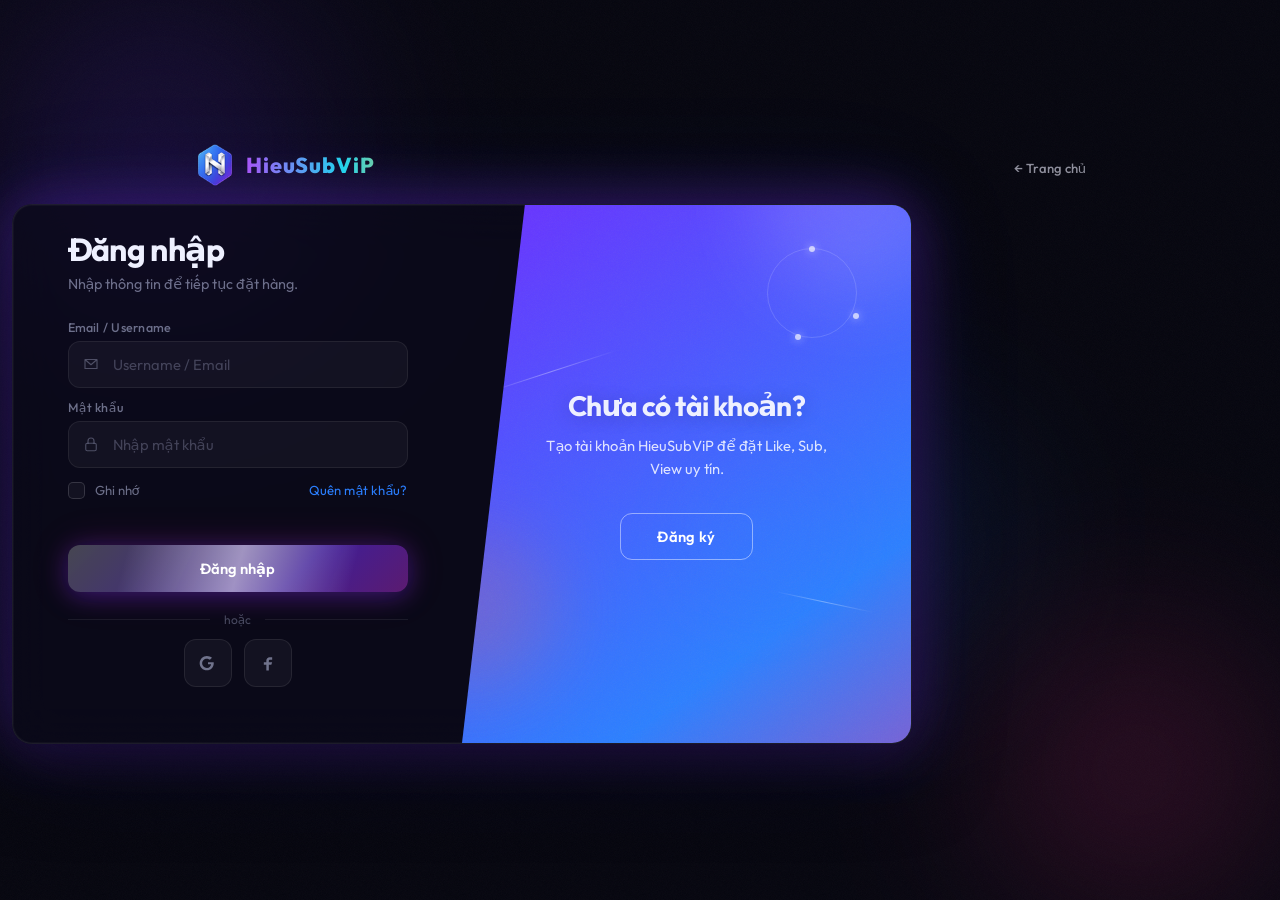
<file: login.html>
<!DOCTYPE html>
<html lang="vi">
<head>
  <meta charset="UTF-8">
  <meta name="viewport" content="width=device-width, initial-scale=1.0, viewport-fit=cover">
  <title>Đăng nhập · HieuSubViP</title>
  <link rel="icon" href="favicon.png" type="image/png">
  <link rel="preconnect" href="https://fonts.googleapis.com">
  <link rel="preconnect" href="https://fonts.gstatic.com" crossorigin>
  <link href="https://fonts.googleapis.com/css2?family=Outfit:wght@300;400;500;600;700&display=swap" rel="stylesheet">
  <link rel="stylesheet" href="auth-style.css">
  <style>
    .auth-topbar{
      position:relative;z-index:10;width:100%;max-width:900px;margin:0 auto 12px;
      display:flex;align-items:center;justify-content:space-between;padding:0 4px;
      font-family:"Outfit",system-ui,sans-serif;
    }
    .auth-topbar a{
      display:inline-flex;align-items:center;gap:8px;color:rgba(238,240,255,.9);
      text-decoration:none;font-weight:600;font-size:.9rem;
    }
    .auth-topbar .crown{
      width:34px;height:34px;border-radius:10px;
      background:linear-gradient(135deg,#6b2fff,#ff2d8a);
      display:flex;align-items:center;justify-content:center;box-shadow:0 4px 14px rgba(107,47,255,.35);
    }
    .auth-err{min-height:1.15em;font-size:.8rem;color:#ff6b8a;margin:2px 0 0;font-family:Outfit,system-ui,sans-serif}
    .toast-hsv{
      position:fixed;bottom:max(20px,env(safe-area-inset-bottom));left:50%;
      transform:translateX(-50%) translateY(90px);background:#1a1030;
      border:1px solid rgba(168,85,247,.45);color:#eef0ff;padding:12px 18px;
      border-radius:12px;z-index:100;opacity:0;transition:.3s;font-family:Outfit,system-ui,sans-serif;font-size:.88rem;
      max-width:90vw;text-align:center;
    }
    .toast-hsv.show{opacity:1;transform:translateX(-50%) translateY(0)}
    .login-success{
      position:fixed;inset:0;z-index:9999;display:flex;align-items:center;justify-content:center;
      background:rgba(4,4,14,.78);backdrop-filter:blur(12px);-webkit-backdrop-filter:blur(12px);
      animation:lsFadeIn .35s ease;
    }
    .login-success[hidden]{display:none!important}
    .login-success-box{
      text-align:center;padding:36px 40px;border-radius:24px;
      background:linear-gradient(160deg,#1e1836 0%,#12101f 100%);
      border:1px solid rgba(168,85,247,.4);
      box-shadow:0 24px 60px rgba(0,0,0,.5),0 0 50px rgba(168,85,247,.2);
      min-width:280px;max-width:92vw;
      animation:lsPop .45s cubic-bezier(.34,1.56,.64,1);
      position:relative;overflow:hidden;
    }
    .login-success-box::before{
      content:"";position:absolute;inset:-50%;
      background:conic-gradient(from 180deg,transparent,rgba(168,85,247,.15),transparent 40%);
      animation:lsSpin 4s linear infinite;pointer-events:none;
    }
    .login-success-box > *{position:relative;z-index:1}
    .ls-icon-wrap{
      width:72px;height:72px;margin:0 auto 16px;border-radius:50%;
      background:linear-gradient(135deg,#a855f7,#22d3ee);
      display:flex;align-items:center;justify-content:center;
      box-shadow:0 8px 28px rgba(168,85,247,.45);
      animation:lsIcon .5s ease .15s both;
    }
    .ls-icon-wrap .ls-icon{font-size:2rem;color:#fff;font-weight:700;line-height:1}
    .ls-check{width:36px;height:36px;stroke:#fff;stroke-width:3;fill:none;
      stroke-linecap:round;stroke-linejoin:round;
      stroke-dasharray:48;stroke-dashoffset:48;animation:lsDraw .5s ease .25s forwards}
    @keyframes lsFadeIn{from{opacity:0}to{opacity:1}}
    @keyframes lsPop{from{opacity:0;transform:scale(.85) translateY(12px)}to{opacity:1;transform:scale(1) translateY(0)}}
    @keyframes lsSpin{to{transform:rotate(360deg)}}
    @keyframes lsIcon{from{opacity:0;transform:scale(.5)}to{opacity:1;transform:scale(1)}}
    @keyframes lsDraw{to{stroke-dashoffset:0}}
    .ls-icon{
      width:56px;height:56px;margin:0 auto 12px;border-radius:50%;
      background:linear-gradient(135deg,#6b2fff,#ff2d8a);display:flex;align-items:center;justify-content:center;
      font-size:1.4rem;color:#fff;
    }
    .login-success-box h2{font-family:Outfit,sans-serif;font-size:1.35rem;margin:0 0 8px;font-weight:700;background:linear-gradient(90deg,#e9d5ff,#c4b5fd,#a5f3fc);-webkit-background-clip:text;background-clip:text;color:transparent}
    .login-success-box p{color:rgba(190,195,230,.75);font-size:.9rem;font-family:Outfit,sans-serif;margin:0}
    body{
      flex-direction:column;
      padding:16px 12px 28px;
      padding-bottom:max(28px, env(safe-area-inset-bottom));
    }
  </style>
  <link rel="apple-touch-icon" href="apple-touch-icon.png">
</head>
<body>

  <div class="auth-topbar">
    <a href="index.html" class="hsv-login-brand" style="gap:10px">
      <span class="logo-badge" style="padding:0;overflow:hidden"><img src="logo-64.png" alt="HieuSubViP" width="42" height="42" style="width:100%;height:100%;object-fit:contain;display:block;border-radius:10px"></span>
      <span class="run-text">HieuSubViP</span>
    </a>
    <a href="index.html" style="opacity:.65;font-weight:500;font-size:.82rem">← Trang chủ</a>
  </div>

  <div class="bg-ambient" aria-hidden="true">
    <div class="bg-orb bg-orb--1"></div>
    <div class="bg-orb bg-orb--2"></div>
    <div class="bg-orb bg-orb--3"></div>
    <div class="bg-grain"></div>
  </div>

  <main class="auth-container" id="authContainer">
    <div class="light-sweep" id="lightSweep" aria-hidden="true"></div>

    <!-- LOGIN -->
    <section class="form-panel form-panel--login" aria-label="Đăng nhập">
      <form class="auth-form" id="loginForm" autocomplete="on" novalidate>
        <header class="form-header">
          <h1 class="form-title">Đăng nhập</h1>
          <p class="form-sub">Nhập thông tin để tiếp tục đặt hàng.</p>
        </header>

        <div class="field field--stagger" style="--i:0">
          <label class="field-label" for="loginEmail">Email / Username</label>
          <div class="field-wrap">
            <svg class="field-icon" viewBox="0 0 24 24" aria-hidden="true"><path d="M4 6h16v12H4V6zm0 0l8 7 8-7" fill="none" stroke="currentColor" stroke-width="1.5" stroke-linecap="round" stroke-linejoin="round"/></svg>
            <input type="text" id="loginEmail" class="field-input" placeholder="Username / Email" autocomplete="username" required>
          </div>
        </div>

        <div class="field field--stagger" style="--i:1">
          <label class="field-label" for="loginPassword">Mật khẩu</label>
          <div class="field-wrap">
            <svg class="field-icon" viewBox="0 0 24 24" aria-hidden="true">
              <rect x="5" y="11" width="14" height="10" rx="2" fill="none" stroke="currentColor" stroke-width="1.5"/>
              <path d="M8 11V8a4 4 0 0 1 8 0v3" fill="none" stroke="currentColor" stroke-width="1.5" stroke-linecap="round"/>
            </svg>
            <input type="password" id="loginPassword" class="field-input" placeholder="Nhập mật khẩu" autocomplete="current-password" required>
          </div>
        </div>

        <div class="form-row field--stagger" style="--i:2">
          <label class="checkbox-label">
            <input type="checkbox" id="rememberMe">
            <span class="checkbox-box" aria-hidden="true"></span>
            <span>Ghi nhớ</span>
          </label>
          <a href="#" class="form-link" id="forgotLink">Quên mật khẩu?</a>
        </div>

        <p class="auth-err" id="loginErr"></p>

        <button type="submit" class="btn btn--primary liquid-metal field--stagger" style="--i:3">
          <span class="btn-text">Đăng nhập</span>
          <span class="btn-success" aria-hidden="true">
            <svg viewBox="0 0 24 24"><polyline points="5,13 10,18 19,7" fill="none" stroke="currentColor" stroke-width="2.2" stroke-linecap="round" stroke-linejoin="round"/></svg>
          </span>
        </button>

        <div class="social-divider field--stagger" style="--i:4"><span>hoặc</span></div>
        <div class="social-row field--stagger" style="--i:5">
          <button type="button" class="btn btn--social" id="btnGoogle" aria-label="Google" title="Đăng nhập Google">
            <svg viewBox="0 0 24 24" aria-hidden="true"><path d="M12 11v2.4h3.7c-.2 1.6-1.8 4.6-5.1 4.6-3.1 0-5.6-2.5-5.6-5.6S7.5 6.8 10.6 6.8c1.8 0 3 .8 3.7 1.4l2.5-2.4C15.2 4.6 13.1 3.6 10.6 3.6 5.9 3.6 2 7.5 2 12.2s3.9 8.6 8.6 8.6c5 0 8.3-3.5 8.3-8.5 0-.6-.1-1-.1-1.2H12z" fill="currentColor"/></svg>
          </button>
          <button type="button" class="btn btn--social" id="btnFacebook" aria-label="Facebook" title="Facebook">
            <svg viewBox="0 0 24 24" aria-hidden="true"><path d="M14 8h3V5h-3c-2.2 0-4 1.8-4 4v2H7v3h3v7h3v-7h3l1-3h-4V9c0-.6.4-1 1-1z" fill="currentColor"/></svg>
          </button>
        </div>
        <p class="auth-err" id="socialErr" style="text-align:center;min-height:1.2em"></p>
      </form>
    </section>

    <!-- REGISTER -->
    <section class="form-panel form-panel--register" aria-label="Đăng ký">
      <form class="auth-form" id="registerForm" autocomplete="on" novalidate>
        <header class="form-header">
          <h1 class="form-title">Tạo tài khoản</h1>
          <p class="form-sub">Đăng ký để đặt Like, Sub, View.</p>
        </header>

        <div class="field field--stagger" style="--i:0">
          <label class="field-label" for="registerName">Tên hiển thị</label>
          <div class="field-wrap">
            <svg class="field-icon" viewBox="0 0 24 24" aria-hidden="true">
              <circle cx="12" cy="8" r="4" fill="none" stroke="currentColor" stroke-width="1.5"/>
              <path d="M4 20c0-4 3.6-7 8-7s8 3 8 7" fill="none" stroke="currentColor" stroke-width="1.5" stroke-linecap="round"/>
            </svg>
            <input type="text" id="registerName" class="field-input" placeholder="Tên trên web" autocomplete="name" required>
          </div>
        </div>

        <div class="field field--stagger" style="--i:1">
          <label class="field-label" for="registerUser">Username</label>
          <div class="field-wrap">
            <svg class="field-icon" viewBox="0 0 24 24" aria-hidden="true">
              <path d="M12 12a4 4 0 1 0-4-4 4 4 0 0 0 4 4zm0 2c-4 0-7 2-7 4v1h14v-1c0-2-3-4-7-4z" fill="none" stroke="currentColor" stroke-width="1.5"/>
            </svg>
            <input type="text" id="registerUser" class="field-input" placeholder="vd: hieu_vip" autocomplete="username" required pattern="[A-Za-z0-9_]{3,24}">
          </div>
        </div>

        <div class="field field--stagger" style="--i:2">
          <label class="field-label" for="registerEmail">Email</label>
          <div class="field-wrap">
            <svg class="field-icon" viewBox="0 0 24 24" aria-hidden="true">
              <path d="M4 6h16v12H4V6zm0 0l8 7 8-7" fill="none" stroke="currentColor" stroke-width="1.5" stroke-linecap="round" stroke-linejoin="round"/>
            </svg>
            <input type="email" id="registerEmail" class="field-input" placeholder="you@example.com" autocomplete="email" required>
          </div>
        </div>

        <div class="field field--stagger" style="--i:3">
          <label class="field-label" for="registerPassword">Mật khẩu</label>
          <div class="field-wrap">
            <svg class="field-icon" viewBox="0 0 24 24" aria-hidden="true">
              <rect x="5" y="11" width="14" height="10" rx="2" fill="none" stroke="currentColor" stroke-width="1.5"/>
              <path d="M8 11V8a4 4 0 0 1 8 0v3" fill="none" stroke="currentColor" stroke-width="1.5" stroke-linecap="round"/>
            </svg>
            <input type="password" id="registerPassword" class="field-input" placeholder="Tối thiểu 6 ký tự" autocomplete="new-password" required minlength="6">
          </div>
        </div>

        <div class="field field--stagger" style="--i:4">
          <label class="field-label" for="registerConfirm">Nhập lại mật khẩu</label>
          <div class="field-wrap">
            <svg class="field-icon" viewBox="0 0 24 24" aria-hidden="true">
              <path d="M9 12l2 2 4-4" fill="none" stroke="currentColor" stroke-width="1.5" stroke-linecap="round" stroke-linejoin="round"/>
              <rect x="5" y="11" width="14" height="10" rx="2" fill="none" stroke="currentColor" stroke-width="1.5"/>
            </svg>
            <input type="password" id="registerConfirm" class="field-input" placeholder="••••••••" autocomplete="new-password" required minlength="6">
          </div>
        </div>

        <div class="form-row field--stagger" style="--i:5">
          <label class="checkbox-label">
            <input type="checkbox" id="acceptTerms" required>
            <span class="checkbox-box" aria-hidden="true"></span>
            <span>Đồng ý điều khoản HieuSubViP</span>
          </label>
        </div>

        <p class="auth-err" id="regErr"></p>

        <button type="submit" class="btn btn--primary liquid-metal field--stagger" style="--i:6">
          <span class="btn-text">Tạo tài khoản</span>
          <span class="btn-success" aria-hidden="true">
            <svg viewBox="0 0 24 24"><polyline points="5,13 10,18 19,7" fill="none" stroke="currentColor" stroke-width="2.2" stroke-linecap="round" stroke-linejoin="round"/></svg>
          </span>
        </button>
      </form>
    </section>

    <aside class="overlay-panel" aria-label="Chuyển form">
      <div class="overlay-decor" aria-hidden="true">
        <div class="decor-orb decor-orb--1"></div>
        <div class="decor-orb decor-orb--2"></div>
        <div class="decor-orb decor-orb--3"></div>
        <div class="decor-orbit">
          <span class="decor-dot decor-dot--1"></span>
          <span class="decor-dot decor-dot--2"></span>
          <span class="decor-dot decor-dot--3"></span>
        </div>
        <div class="decor-streak decor-streak--1"></div>
        <div class="decor-streak decor-streak--2"></div>
        <div class="decor-grain"></div>
      </div>
      <div class="overlay-content overlay-content--signup">
        <h2 class="overlay-title">Chưa có tài khoản?</h2>
        <p class="overlay-sub">Tạo tài khoản HieuSubViP để đặt Like, Sub, View uy tín.</p>
        <button type="button" class="btn btn--outline" id="showRegister">Đăng ký</button>
      </div>
      <div class="overlay-content overlay-content--signin">
        <h2 class="overlay-title">Đã có tài khoản?</h2>
        <p class="overlay-sub">Đăng nhập để tiếp tục đặt hàng và quản lý số dư.</p>
        <button type="button" class="btn btn--outline" id="showLogin">Đăng nhập</button>
      </div>
    </aside>
  </main>

  <div class="login-success" id="login-success" hidden>
    <div class="login-success-box">
      <div class="ls-icon-wrap">
        <svg class="ls-check" viewBox="0 0 24 24" aria-hidden="true"><polyline points="5 13 10 18 19 7"></polyline></svg>
      </div>
      <h2>Đăng nhập thành công!</h2>
      <p id="ls-msg">Đang chuyển hướng...</p>
      <div class="ls-bar"><span></span></div>
    </div>
  </div>
  <style>
  .ls-bar{margin-top:18px;height:3px;border-radius:99px;background:rgba(255,255,255,.08);overflow:hidden}
  .ls-bar span{display:block;height:100%;width:0;border-radius:99px;background:linear-gradient(90deg,#a855f7,#22d3ee);animation:lsBar 1s ease forwards}
  @keyframes lsBar{to{width:100%}}
  </style>
  <div class="toast-hsv" id="toast"></div>

  <script>
  (function () {
    "use strict";
    const authContainer = document.getElementById("authContainer");
    const showRegister = document.getElementById("showRegister");
    const showLogin = document.getElementById("showLogin");
    const lightSweep = document.getElementById("lightSweep");
    const loginForm = document.getElementById("loginForm");
    const registerForm = document.getElementById("registerForm");
    if (!authContainer || !showRegister || !showLogin) return;

    const SWITCH_DURATION = 800;
    let isAnimating = false;

    function triggerSweep() {
      if (!lightSweep || window.matchMedia("(max-width:760px)").matches) return;
      lightSweep.classList.remove("is-active");
      void lightSweep.offsetWidth;
      lightSweep.classList.add("is-active");
    }
    function switchToRegister() {
      if (isAnimating || authContainer.classList.contains("active")) return;
      isAnimating = true;
      triggerSweep();
      authContainer.classList.add("active");
      setTimeout(function () { isAnimating = false; }, SWITCH_DURATION);
      // scroll form into view on mobile
      setTimeout(function () {
        var f = document.getElementById("registerForm");
        if (f && window.matchMedia("(max-width:760px)").matches) f.scrollIntoView({ behavior: "smooth", block: "start" });
      }, 100);
    }
    function switchToLogin() {
      if (isAnimating || !authContainer.classList.contains("active")) return;
      isAnimating = true;
      triggerSweep();
      authContainer.classList.remove("active");
      setTimeout(function () { isAnimating = false; }, SWITCH_DURATION);
      setTimeout(function () {
        var f = document.getElementById("loginForm");
        if (f && window.matchMedia("(max-width:760px)").matches) f.scrollIntoView({ behavior: "smooth", block: "start" });
      }, 100);
    }
    showRegister.addEventListener("click", switchToRegister);
    showLogin.addEventListener("click", switchToLogin);
    if (location.hash === "#register") switchToRegister();

    function toast(msg) {
      var t = document.getElementById("toast");
      t.textContent = msg;
      t.classList.add("show");
      setTimeout(function () { t.classList.remove("show"); }, 2200);
    }
    function showBtnOk(form) {
      var btn = form.querySelector(".btn--primary");
      if (!btn || btn.classList.contains("is-success")) return;
      btn.classList.add("is-success");
      setTimeout(function () { btn.classList.remove("is-success"); }, 1600);
    }
    function setUser(u) {
      localStorage.setItem("hsv_user", JSON.stringify(u));
      // Chỉ khởi tạo số dư nếu CHƯA CÓ — không xoá số dư cũ
      if (localStorage.getItem("hsv_balance") === null) localStorage.setItem("hsv_balance", "0");
      // Merge profile, giữ avatar đã lưu
      try {
        var oldP = JSON.parse(localStorage.getItem("hsv_profile") || "{}");
        var p = {
          name: u.name || oldP.name || "",
          username: u.username || oldP.username || "",
          email: u.email || oldP.email || "",
          phone: oldP.phone || "",
          avatar: oldP.avatar || "",
          twoFA: oldP.twoFA || false
        };
        // Không ghi đè avatar nếu đã có
        localStorage.setItem("hsv_profile", JSON.stringify(p));
      } catch (ex) {}
    }
    function doLogin(user) {
      setUser(user);
      showBtnOk(loginForm);
      var box = document.getElementById("login-success");
      var msg = document.getElementById("ls-msg");
      if (box) {
        box.hidden = false;
        if (msg) msg.textContent = "Xin chào " + (user.name || user.username) + " — đang chuyển...";
      } else toast("Đăng nhập thành công!");
      setTimeout(function () {
        location.href = user.role === "admin" ? "admin.html" : "dashboard.html";
      }, 900);
    }

    loginForm.addEventListener("submit", function (e) {
      e.preventDefault();
      var err = document.getElementById("loginErr");
      err.textContent = "";
      var id = document.getElementById("loginEmail").value.trim();
      var pass = document.getElementById("loginPassword").value;
      var idL = id.toLowerCase();

      if ((idL === "hieusubvip@admin.com" || idL === "admin") && pass === "Hieu9999@") {
        doLogin({ name: "Admin Hieu", username: "admin", email: "HieuSubViP@Admin.com", role: "admin" });
        return;
      }
      var users = [];
      try { users = JSON.parse(localStorage.getItem("hsv_users") || "[]"); } catch (ex) {}
      var found = users.find(function (u) {
        return (u.username && u.username.toLowerCase() === idL) || (u.email && u.email.toLowerCase() === idL);
      });
      if (found) {
        if (found.status === "banned") { err.textContent = "Tài khoản đã bị cấm!"; return; }
        if (found.pass && found.pass !== pass) { err.textContent = "Sai mật khẩu"; return; }
        doLogin({ name: found.name || found.username, username: found.username, email: found.email, role: found.role || "user" });
        return;
      }
      if (pass.length >= 4) {
        var un = id.indexOf("@") >= 0 ? id.split("@")[0] : id;
        doLogin({ name: un, username: un, email: id.indexOf("@") >= 0 ? id : "", role: "user" });
        return;
      }
      err.textContent = "Sai thông tin đăng nhập";
    });

    registerForm.addEventListener("submit", function (e) {
      e.preventDefault();
      var err = document.getElementById("regErr");
      err.textContent = "";
      var name = document.getElementById("registerName").value.trim();
      var username = document.getElementById("registerUser").value.trim();
      var email = document.getElementById("registerEmail").value.trim();
      var pass = document.getElementById("registerPassword").value;
      var pass2 = document.getElementById("registerConfirm").value;
      if (!document.getElementById("acceptTerms").checked) {
        err.textContent = "Vui lòng đồng ý điều khoản"; return;
      }
      if (!/^[A-Za-z0-9_]{3,24}$/.test(username)) {
        err.textContent = "Username chỉ chữ, số, _ (3-24)"; return;
      }
      if (pass !== pass2) { err.textContent = "Mật khẩu không khớp"; return; }
      if (pass.length < 6) { err.textContent = "Mật khẩu tối thiểu 6 ký tự"; return; }
      var users = [];
      try { users = JSON.parse(localStorage.getItem("hsv_users") || "[]"); } catch (ex) {}
      if (users.some(function (u) {
        return (u.username && u.username.toLowerCase() === username.toLowerCase()) ||
               (u.email && u.email.toLowerCase() === email.toLowerCase());
      })) {
        err.textContent = "Username hoặc Email đã tồn tại"; return;
      }
      users.push({
        id: "u" + Date.now().toString(36),
        username: username, name: name, email: email, pass: pass,
        role: "user", balance: 0, status: "active"
      });
      localStorage.setItem("hsv_users", JSON.stringify(users));
      setUser({ name: name, username: username, email: email, role: "user" });
      localStorage.setItem("hsv_balance", "0");
      localStorage.setItem("hsv_profile", JSON.stringify({ name: name, username: username, email: email, phone: "" }));
      showBtnOk(registerForm);
      toast("Đăng ký thành công!");
      setTimeout(function () { location.href = "dashboard.html"; }, 900);
    });

    /* Google: tạo / đăng nhập bằng email Gmail thật (lưu localStorage) */
    document.getElementById("btnGoogle").addEventListener("click", function () {
      var email = prompt("Nhập email Google của bạn (vd: you@gmail.com):");
      if (!email) return;
      email = email.trim().toLowerCase();
      if (!/^[^\s@]+@[^\s@]+\.[^\s@]+$/.test(email)) {
        toast("Email không hợp lệ");
        return;
      }
      var users = [];
      try { users = JSON.parse(localStorage.getItem("hsv_users") || "[]"); } catch (ex) {}
      var found = users.find(function (u) {
        return (u.email && u.email.toLowerCase() === email) || (u.provider === "google" && u.email === email);
      });
      if (found) {
        if (found.status === "banned") { toast("Tài khoản đã bị cấm"); return; }
        doLogin({ name: found.name || email.split("@")[0], username: found.username || email.split("@")[0], email: email, role: found.role || "user" });
        return;
      }
      var un = email.split("@")[0].replace(/[^a-z0-9_]/gi, "_").slice(0, 20) || ("gg_" + Date.now().toString(36));
      // tránh trùng username
      var base = un, n = 1;
      while (users.some(function (u) { return u.username && u.username.toLowerCase() === un.toLowerCase(); })) {
        un = base + n; n++;
      }
      users.push({
        id: "u" + Date.now().toString(36),
        username: un, name: un, email: email, pass: "",
        role: "user", balance: 0, status: "active", provider: "google"
      });
      localStorage.setItem("hsv_users", JSON.stringify(users));
      if (localStorage.getItem("hsv_balance") === null) localStorage.setItem("hsv_balance", "0");
      try {
        var op = JSON.parse(localStorage.getItem("hsv_profile") || "{}");
        if (!op.avatar) {
          localStorage.setItem("hsv_profile", JSON.stringify({ name: un, username: un, email: email, phone: "", avatar: "", twoFA: false }));
        }
      } catch (ex) {
        localStorage.setItem("hsv_profile", JSON.stringify({ name: un, username: un, email: email, phone: "", avatar: "", twoFA: false }));
      }
      doLogin({ name: un, username: un, email: email, role: "user" });
    });
    /* Facebook: đang bảo trì */
    document.getElementById("btnFacebook").addEventListener("click", function () {
      var se = document.getElementById("socialErr");
      if (se) se.textContent = "Hiện tại đăng nhập Facebook đang bảo trì. Vui lòng dùng Email hoặc Google.";
      toast("Facebook đang bảo trì — dùng Email / Google");
    });
    document.getElementById("forgotLink").addEventListener("click", function (e) {
      e.preventDefault();
      toast("Liên hệ Zalo / Telegram để lấy lại mật khẩu");
    });
  })();
  </script>
</body>
</html>
</file>
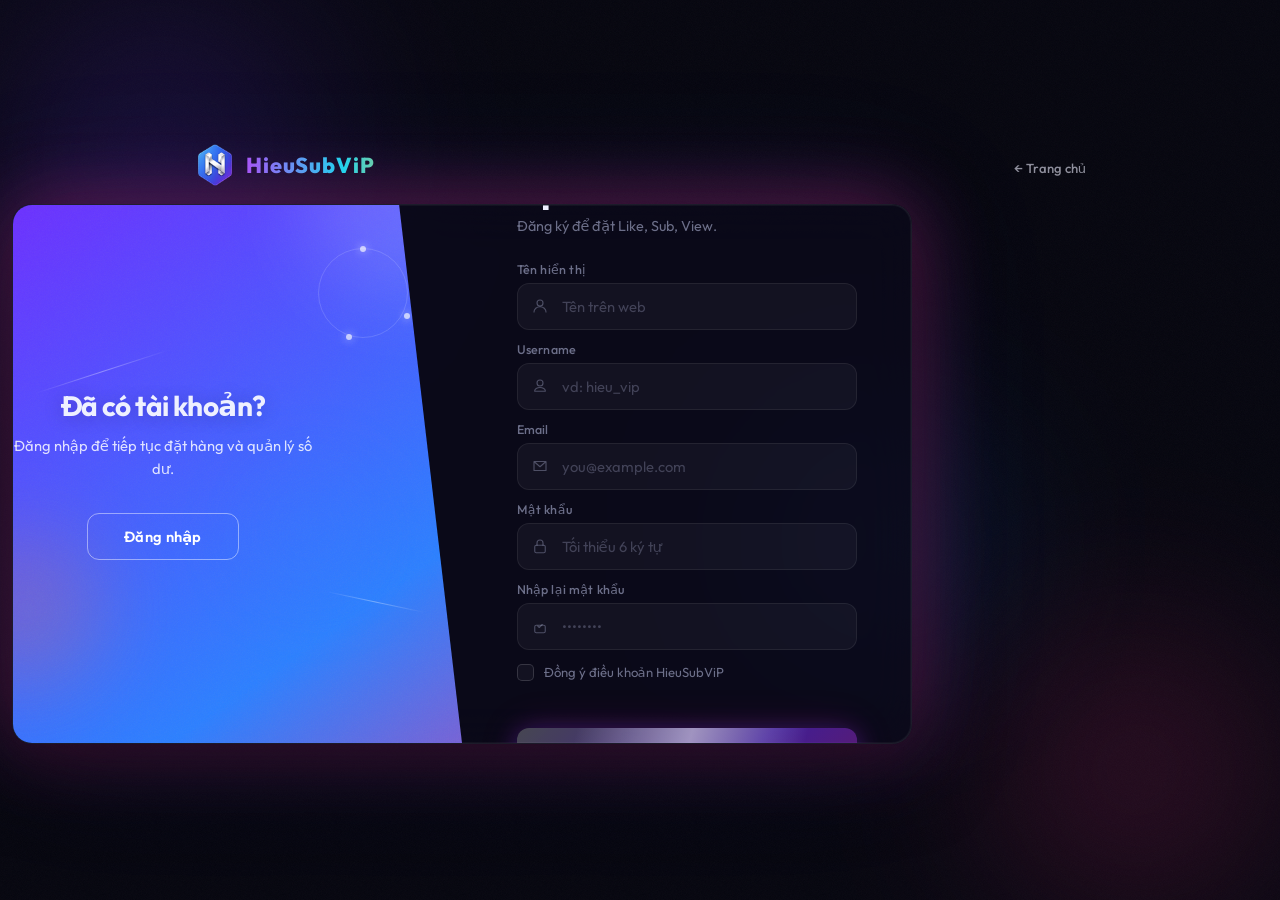
<file: register.html>
<!DOCTYPE html>
<html lang="vi">
<head>
<meta charset="UTF-8">
<meta name="viewport" content="width=device-width, initial-scale=1.0">
<meta http-equiv="refresh" content="0;url=login.html#register">
<title>Đăng ký · HieuSubViP</title>
<script>location.replace('login.html#register');</script>
</head>
<body style="background:#06060f;color:#ccc;font-family:system-ui;text-align:center;padding:40px">
<p>Đang mở form đăng ký… <a href="login.html#register" style="color:#a78bfa">Bấm vào đây</a></p>
</body>
</html>
</file>
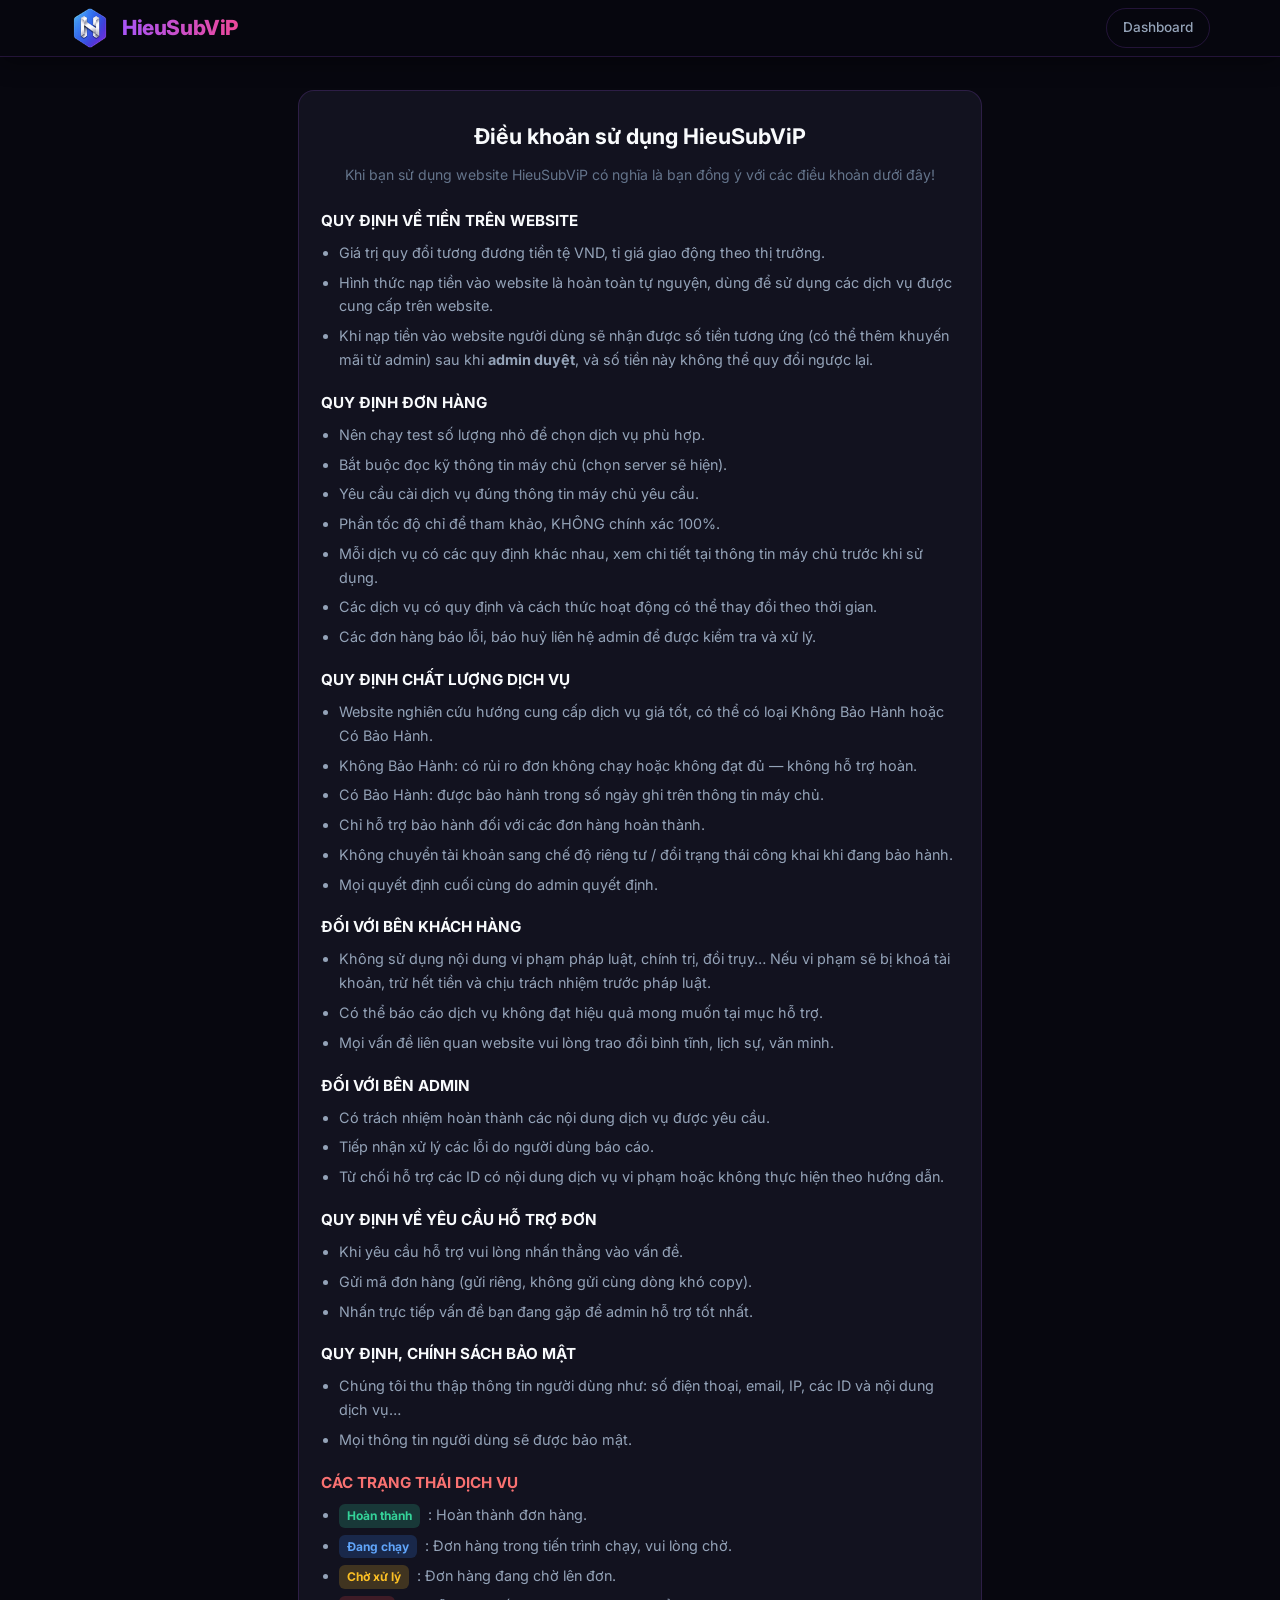
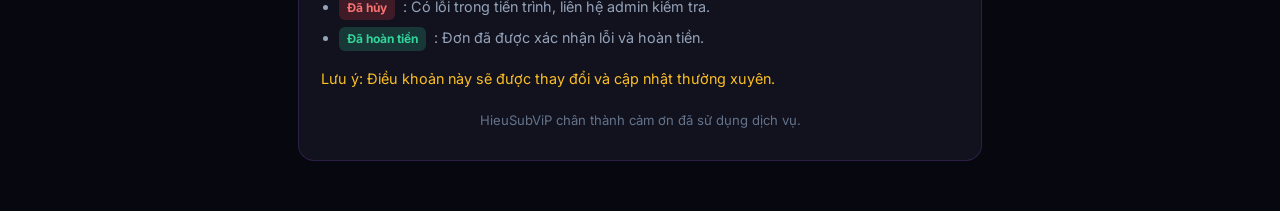
<file: terms.html>
<!DOCTYPE html>
<html lang="vi">
<head>
<meta charset="UTF-8">
<meta name="viewport" content="width=device-width, initial-scale=1.0">
<title>HieuSubViP</title>
<link rel="preconnect" href="https://fonts.googleapis.com">
    <link rel="preconnect" href="https://fonts.gstatic.com" crossorigin>
    <link href="https://fonts.googleapis.com/css2?family=Inter:wght@400;500;600;700;800&display=swap" rel="stylesheet">
<link rel="stylesheet" href="https://cdnjs.cloudflare.com/ajax/libs/font-awesome/6.5.1/css/all.min.css">
    <link rel="stylesheet" href="styles.css">
<style>
.terms-wrap{max-width:720px;margin:0 auto;padding:90px 18px 50px}
.terms-card{background:var(--card);border:1px solid var(--bd);border-radius:16px;padding:28px 22px;line-height:1.65;font-size:.9rem;color:var(--m)}
.terms-card h1{color:var(--t);font-size:1.35rem;text-align:center;margin-bottom:8px}
.terms-card .lead{text-align:center;margin-bottom:22px;color:var(--d);font-size:.88rem}
.terms-card h2{color:var(--t);font-size:.95rem;margin:18px 0 8px;font-weight:700}
.terms-card ul{padding-left:18px;margin-bottom:8px}
.terms-card li{margin-bottom:6px}
.terms-card .warn{color:#f87171}
.terms-card .note{color:var(--o);margin-top:16px}
.status-list span{display:inline-block;padding:2px 8px;border-radius:6px;font-size:.75rem;font-weight:700;margin-right:4px}
.st-ok{background:rgba(52,211,153,.2);color:#34d399}
.st-run{background:rgba(59,130,246,.2);color:#60a5fa}
.st-wait{background:rgba(251,191,36,.2);color:#fbbf24}
.st-err{background:rgba(239,68,68,.2);color:#f87171}
body.theme-light .terms-card{background:#fff;color:#334155}
body.theme-light .terms-card h1,body.theme-light .terms-card h2{color:#0f172a}
</style>

<meta name="apple-mobile-web-app-title" content="HieuSubViP">
    <meta name="application-name" content="HieuSubViP">
    <meta name="theme-color" content="#0a0e28">
    <link rel="manifest" href="site.webmanifest">
    <link rel="icon" href="favicon.png" type="image/png">
    <link rel="apple-touch-icon" href="apple-touch-icon.png">
</head>
<body>
<nav class="navbar scrolled" style="position:fixed">
  <div class="container nav-container">
    <a href="index.html" class="logo"><span class="logo-icon"><img src="logo-64.png" alt="HieuSubViP" width="40" height="40"></span><span class="logo-run">HieuSubViP</span></a>
    <a href="dashboard.html" class="btn btn-ghost btn-sm">Dashboard</a>
  </div>
</nav>
<div class="terms-wrap">
  <div class="terms-card">
    <h1>Điều khoản sử dụng HieuSubViP</h1>
    <p class="lead">Khi bạn sử dụng website HieuSubViP có nghĩa là bạn đồng ý với các điều khoản dưới đây!</p>

    <h2>QUY ĐỊNH VỀ TIỀN TRÊN WEBSITE</h2>
    <ul>
      <li>Giá trị quy đổi tương đương tiền tệ VND, tỉ giá giao động theo thị trường.</li>
      <li>Hình thức nạp tiền vào website là hoàn toàn tự nguyện, dùng để sử dụng các dịch vụ được cung cấp trên website.</li>
      <li>Khi nạp tiền vào website người dùng sẽ nhận được số tiền tương ứng (có thể thêm khuyến mãi từ admin) sau khi <strong>admin duyệt</strong>, và số tiền này không thể quy đổi ngược lại.</li>
    </ul>

    <h2>QUY ĐỊNH ĐƠN HÀNG</h2>
    <ul>
      <li>Nên chạy test số lượng nhỏ để chọn dịch vụ phù hợp.</li>
      <li>Bắt buộc đọc kỹ thông tin máy chủ (chọn server sẽ hiện).</li>
      <li>Yêu cầu cài dịch vụ đúng thông tin máy chủ yêu cầu.</li>
      <li>Phần tốc độ chỉ để tham khảo, KHÔNG chính xác 100%.</li>
      <li>Mỗi dịch vụ có các quy định khác nhau, xem chi tiết tại thông tin máy chủ trước khi sử dụng.</li>
      <li>Các dịch vụ có quy định và cách thức hoạt động có thể thay đổi theo thời gian.</li>
      <li>Các đơn hàng báo lỗi, báo huỷ liên hệ admin để được kiểm tra và xử lý.</li>
    </ul>

    <h2>QUY ĐỊNH CHẤT LƯỢNG DỊCH VỤ</h2>
    <ul>
      <li>Website nghiên cứu hướng cung cấp dịch vụ giá tốt, có thể có loại Không Bảo Hành hoặc Có Bảo Hành.</li>
      <li>Không Bảo Hành: có rủi ro đơn không chạy hoặc không đạt đủ — không hỗ trợ hoàn.</li>
      <li>Có Bảo Hành: được bảo hành trong số ngày ghi trên thông tin máy chủ.</li>
      <li>Chỉ hỗ trợ bảo hành đối với các đơn hàng hoàn thành.</li>
      <li>Không chuyển tài khoản sang chế độ riêng tư / đổi trạng thái công khai khi đang bảo hành.</li>
      <li>Mọi quyết định cuối cùng do admin quyết định.</li>
    </ul>

    <h2>ĐỐI VỚI BÊN KHÁCH HÀNG</h2>
    <ul>
      <li>Không sử dụng nội dung vi phạm pháp luật, chính trị, đồi trụy… Nếu vi phạm sẽ bị khoá tài khoản, trừ hết tiền và chịu trách nhiệm trước pháp luật.</li>
      <li>Có thể báo cáo dịch vụ không đạt hiệu quả mong muốn tại mục hỗ trợ.</li>
      <li>Mọi vấn đề liên quan website vui lòng trao đổi bình tĩnh, lịch sự, văn minh.</li>
    </ul>

    <h2>ĐỐI VỚI BÊN ADMIN</h2>
    <ul>
      <li>Có trách nhiệm hoàn thành các nội dung dịch vụ được yêu cầu.</li>
      <li>Tiếp nhận xử lý các lỗi do người dùng báo cáo.</li>
      <li>Từ chối hỗ trợ các ID có nội dung dịch vụ vi phạm hoặc không thực hiện theo hướng dẫn.</li>
    </ul>

    <h2>QUY ĐỊNH VỀ YÊU CẦU HỖ TRỢ ĐƠN</h2>
    <ul>
      <li>Khi yêu cầu hỗ trợ vui lòng nhấn thẳng vào vấn đề.</li>
      <li>Gửi mã đơn hàng (gửi riêng, không gửi cùng dòng khó copy).</li>
      <li>Nhấn trực tiếp vấn đề bạn đang gặp để admin hỗ trợ tốt nhất.</li>
    </ul>

    <h2>QUY ĐỊNH, CHÍNH SÁCH BẢO MẬT</h2>
    <ul>
      <li>Chúng tôi thu thập thông tin người dùng như: số điện thoại, email, IP, các ID và nội dung dịch vụ…</li>
      <li>Mọi thông tin người dùng sẽ được bảo mật.</li>
    </ul>

    <h2 class="warn">CÁC TRẠNG THÁI DỊCH VỤ</h2>
    <ul class="status-list">
      <li><span class="st-ok">Hoàn thành</span> : Hoàn thành đơn hàng.</li>
      <li><span class="st-run">Đang chạy</span> : Đơn hàng trong tiến trình chạy, vui lòng chờ.</li>
      <li><span class="st-wait">Chờ xử lý</span> : Đơn hàng đang chờ lên đơn.</li>
      <li><span class="st-err">Đã hủy</span> : Có lỗi trong tiến trình, liên hệ admin kiểm tra.</li>
      <li><span class="st-ok">Đã hoàn tiền</span> : Đơn đã được xác nhận lỗi và hoàn tiền.</li>
    </ul>

    <p class="note">Lưu ý: Điều khoản này sẽ được thay đổi và cập nhật thường xuyên.</p>
    <p style="text-align:center;margin-top:20px;color:var(--d);font-size:.82rem">HieuSubViP chân thành cảm ơn đã sử dụng dịch vụ.</p>
  </div>
</div>
<script>
  if (localStorage.getItem('hsv_theme') === 'light') document.body.classList.add('theme-light');
</script>
</body>
</html>
</file>
<file: styles.css>
/* ===== HIEU SUBVIP 4.0 - BUFF LIKE STYLE ===== */
*,*::before,*::after{margin:0;padding:0;box-sizing:border-box}
:root{
  --bg:#07070f;--bg2:#0c0c18;--card:#12121f;--card2:#181828;
  --p:#a855f7;--p2:#c084fc;--c:#22d3ee;--g:#34d399;--o:#fbbf24;
  --t:#f8fafc;--m:#94a3b8;--d:#64748b;
  --bd:rgba(168,85,247,.18);--grad:linear-gradient(135deg,#a855f7,#22d3ee);
  --grad2:linear-gradient(90deg,#a855f7,#ec4899,#22d3ee,#a855f7);
  --glow:0 0 30px rgba(168,85,247,.25);--r:14px;--rl:20px;
}
html{scroll-behavior:smooth}
body{font-family:'Inter',system-ui,sans-serif;background:var(--bg);color:var(--t);line-height:1.6;min-height:100vh;overflow-x:hidden}
.container{max-width:1180px;margin:0 auto;padding:0 20px}
a{text-decoration:none;color:inherit}
#particles{position:fixed;inset:0;z-index:-1;pointer-events:none}

/* ===== ANIMATED LOGO TEXT ===== */
.logo-run{
  background:var(--grad2);background-size:300% 100%;
  -webkit-background-clip:text;-webkit-text-fill-color:transparent;background-clip:text;
  animation:runColor 4s linear infinite;font-weight:800;
}
@keyframes runColor{0%{background-position:0% 50%}100%{background-position:300% 50%}}

/* ===== NAV ===== */
.navbar{position:fixed;top:0;left:0;right:0;z-index:1000;padding:12px 0;transition:.3s;background:transparent}
.navbar.scrolled{background:rgba(7,7,15,.92);backdrop-filter:blur(20px);border-bottom:1px solid var(--bd);padding:8px 0;box-shadow:0 4px 24px rgba(0,0,0,.4)}
.nav-container{display:flex;align-items:center;justify-content:space-between;gap:16px}

/* Logo icon — no blue frame, no glow, transparent */
.logo-icon{
  width:40px;height:40px;
  background:transparent !important;
  border:none !important;
  border-radius:0 !important;
  box-shadow:none !important;
  display:inline-flex;align-items:center;justify-content:center;
  padding:0;overflow:visible;position:relative;
}
.logo-icon::before,.logo-icon::after{display:none !important;content:none !important}
.logo-icon img{
  width:100%;height:100%;
  object-fit:contain;display:block;
  border-radius:0;background:transparent;
  filter:none;
}
.logo .logo-icon{margin-right:2px}

.logo{display:flex;align-items:center;gap:10px;font-size:1.3rem;font-weight:800}




.nav-links{display:flex;align-items:center;gap:4px;list-style:none}
.nav-links a{color:var(--m);font-weight:500;font-size:.9rem;padding:8px 12px;border-radius:8px;transition:.2s}
.nav-links a:hover,.nav-links a.active{color:var(--t);background:rgba(255,255,255,.06)}

.nav-actions{display:flex;align-items:center;gap:8px}
.btn{display:inline-flex;align-items:center;justify-content:center;gap:8px;padding:11px 22px;border-radius:50px;font-weight:600;font-size:.9rem;border:none;cursor:pointer;font-family:inherit;transition:.25s}
.btn-primary{background:var(--grad);color:#fff;box-shadow:0 4px 18px rgba(168,85,247,.4)}
.btn-primary:hover{transform:translateY(-2px);box-shadow:0 8px 28px rgba(168,85,247,.55)}
.btn-outline{background:transparent;color:var(--t);border:1.5px solid rgba(255,255,255,.14)}
.btn-outline:hover{border-color:var(--p);color:var(--p2);background:rgba(168,85,247,.08)}
.btn-ghost{background:transparent;color:var(--m);border:1px solid var(--bd);padding:8px 16px;border-radius:50px;font-weight:500;font-size:.85rem}
.btn-ghost:hover{border-color:var(--p);color:var(--p2);background:rgba(168,85,247,.08)}
.btn-nav{background:var(--grad)!important;color:#fff!important;padding:8px 18px!important;border-radius:50px!important;font-weight:600!important;box-shadow:0 4px 14px rgba(168,85,247,.35)}
.btn-sm{padding:8px 16px;font-size:.85rem}
.btn-full{width:100%}

/* Hamburger - always visible on mobile, and as user menu when logged in */
.hamburger{display:none;flex-direction:column;gap:5px;background:none;border:none;cursor:pointer;padding:8px;z-index:1002;border-radius:8px}
.hamburger span{width:22px;height:2.5px;background:var(--t);border-radius:2px;transition:.3s;display:block}
.hamburger.active span:nth-child(1){transform:translateY(7.5px) rotate(45deg)}
.hamburger.active span:nth-child(2){opacity:0}
.hamburger.active span:nth-child(3){transform:translateY(-7.5px) rotate(-45deg)}

/* User avatar button when logged in */
.user-menu-btn{display:none;align-items:center;gap:8px;background:var(--card);border:1px solid var(--bd);padding:6px 12px 6px 6px;border-radius:50px;cursor:pointer;color:var(--t);font-size:.85rem;font-weight:600}
.user-menu-btn .avatar{width:32px;height:32px;border-radius:50%;background:var(--grad);display:flex;align-items:center;justify-content:center;font-size:.85rem;font-weight:700}
.user-menu-btn.visible{display:flex}

/* Mobile / side drawer */
.nav-drawer{
  position:fixed;top:0;right:-100%;width:300px;height:100vh;background:var(--bg2);
  border-left:1px solid var(--bd);z-index:1001;padding:80px 20px 30px;
  transition:right .35s cubic-bezier(.4,0,.2,1);display:flex;flex-direction:column;gap:6px;
  box-shadow:-10px 0 40px rgba(0,0,0,.5);
}
.nav-drawer.open{right:0}
.nav-drawer a{display:flex;align-items:center;gap:12px;padding:13px 16px;border-radius:10px;color:var(--m);font-weight:500;font-size:.95rem;transition:.2s}
.nav-drawer a:hover,.nav-drawer a.active{background:rgba(168,85,247,.12);color:var(--p2)}
.nav-drawer a i{width:22px;text-align:center;font-size:1rem}
.nav-drawer .drawer-divider{height:1px;background:var(--bd);margin:12px 0}
.nav-drawer .drawer-user{display:flex;align-items:center;gap:12px;padding:14px;background:var(--card);border-radius:12px;border:1px solid var(--bd);margin-bottom:12px}
.nav-drawer .drawer-user .av{width:40px;height:40px;border-radius:50%;background:var(--grad);display:flex;align-items:center;justify-content:center;font-weight:700}
.drawer-overlay{position:fixed;inset:0;background:rgba(0,0,0,.55);z-index:1000;opacity:0;visibility:hidden;transition:.3s}
.drawer-overlay.show{opacity:1;visibility:visible}

/* ===== HERO ===== */
.hero{min-height:auto;display:block;padding:120px 0 50px;position:relative;overflow:hidden}
.hero > .container{position:relative;z-index:2}
.hero::before{content:'';position:absolute;top:-15%;right:-8%;width:550px;height:550px;background:radial-gradient(circle,rgba(168,85,247,.14) 0%,transparent 70%);pointer-events:none}
.hero::after{content:'';position:absolute;bottom:-10%;left:-5%;width:380px;height:380px;background:radial-gradient(circle,rgba(34,211,238,.08) 0%,transparent 70%);pointer-events:none}
.hero-content{max-width:600px;position:relative;z-index:2}
.hero-badge{display:inline-flex;align-items:center;gap:8px;background:rgba(168,85,247,.12);border:1px solid rgba(168,85,247,.3);color:var(--p2);padding:6px 14px;border-radius:50px;font-size:.8rem;font-weight:600;margin-bottom:24px}
.hero-title{font-size:clamp(2.2rem,5vw,3.4rem);font-weight:800;line-height:1.15;margin-bottom:18px;letter-spacing:-.03em}
.hero-title .logo-run{font-size:inherit}
.hero-desc{color:var(--m);font-size:1.05rem;margin-bottom:32px;max-width:480px;line-height:1.7}
.hero-buttons{display:flex;gap:12px;flex-wrap:wrap;margin-bottom:48px}
.hero-stats{display:flex;gap:40px;flex-wrap:wrap}
.stat-item{display:flex;flex-direction:column;gap:2px}
.stat-number{font-size:1.8rem;font-weight:800;background:var(--grad);-webkit-background-clip:text;-webkit-text-fill-color:transparent;background-clip:text}
.stat-label{color:var(--d);font-size:.82rem;font-weight:500}

.hero-visual{position:absolute;right:3%;top:50%;transform:translateY(-50%);width:400px;height:400px;pointer-events:none}
.floating-card{position:absolute;background:rgba(18,18,31,.85);backdrop-filter:blur(14px);border:1px solid var(--bd);border-radius:14px;padding:12px 18px;display:flex;align-items:center;gap:10px;font-weight:600;font-size:.88rem;box-shadow:0 10px 30px rgba(0,0,0,.4);animation:float 5.5s ease-in-out infinite}
.floating-card i{font-size:1.25rem}
.card-1{top:6%;left:6%;color:#1877f2}.card-2{top:26%;right:0;color:#e1306c;animation-delay:1.2s}
.card-3{bottom:20%;left:0;color:#fff;background:rgba(0,0,0,.88);animation-delay:2.4s}
.card-4{bottom:0;right:10%;color:#ff0000;animation-delay:3.6s}
@keyframes float{0%,100%{transform:translateY(0)}50%{transform:translateY(-12px)}}

/* ===== SECTIONS ===== */
section{padding:90px 0}
.section-header{text-align:center;margin-bottom:48px}
.section-tag{display:inline-block;background:rgba(168,85,247,.12);color:var(--p2);padding:5px 14px;border-radius:50px;font-size:.75rem;font-weight:700;margin-bottom:12px;letter-spacing:.5px;text-transform:uppercase}
.section-title{font-size:clamp(1.6rem,3.5vw,2.3rem);font-weight:800;margin-bottom:10px;letter-spacing:-.02em}
.section-desc{color:var(--m);max-width:460px;margin:0 auto;font-size:.95rem}

/* SERVICES */
.services-grid{display:grid;grid-template-columns:repeat(auto-fit,minmax(250px,1fr));gap:18px}
.service-card{background:var(--card);border:1px solid var(--bd);border-radius:var(--r);padding:28px 24px;transition:.35s;position:relative;overflow:hidden}
.service-card::before{content:'';position:absolute;top:0;left:0;right:0;height:3px;background:var(--grad);opacity:0;transition:.3s}
.service-card:hover{transform:translateY(-6px);border-color:rgba(168,85,247,.35);box-shadow:var(--glow);background:var(--card2)}
.service-card:hover::before{opacity:1}
.service-icon{width:50px;height:50px;border-radius:12px;display:flex;align-items:center;justify-content:center;font-size:1.3rem;margin-bottom:16px;color:#fff}
.service-icon.facebook{background:linear-gradient(135deg,#1877f2,#0d65d9)}
.service-icon.instagram{background:linear-gradient(135deg,#f09433,#e6683c,#dc2743,#cc2366,#bc1888)}
.service-icon.tiktok{background:linear-gradient(135deg,#25f4ee,#fe2c55)}
.service-icon.youtube{background:linear-gradient(135deg,#ff0000,#cc0000)}
.service-card h3{font-size:1.15rem;margin-bottom:12px;font-weight:700}
.service-card ul{list-style:none;margin-bottom:18px}
.service-card li{color:var(--m);font-size:.88rem;margin-bottom:8px;display:flex;align-items:center;gap:8px}
.service-card li i{color:var(--p2);font-size:.7rem}
.service-link{color:var(--p2);font-weight:600;font-size:.88rem;display:inline-flex;align-items:center;gap:6px;transition:gap .25s}
.service-link:hover{gap:10px}

/* PRICING */
.pricing{background:linear-gradient(180deg,transparent,rgba(168,85,247,.03),transparent)}
.pricing-tabs{display:flex;justify-content:center;gap:6px;margin-bottom:36px;flex-wrap:wrap}
.tab-btn{background:var(--card);border:1px solid var(--bd);color:var(--m);padding:10px 20px;border-radius:50px;font-weight:600;font-size:.88rem;cursor:pointer;transition:.25s;font-family:inherit}
.tab-btn:hover{border-color:var(--p);color:var(--p2)}
.tab-btn.active{background:var(--grad);color:#fff;border-color:transparent;box-shadow:0 4px 14px rgba(168,85,247,.35)}
.pricing-content{display:none}
.pricing-content.active{display:block;animation:fadeUp .35s ease}
@keyframes fadeUp{from{opacity:0;transform:translateY(10px)}to{opacity:1;transform:translateY(0)}}
.pricing-grid{display:grid;grid-template-columns:repeat(auto-fit,minmax(260px,1fr));gap:18px}
.price-card{background:var(--card);border:1px solid var(--bd);border-radius:var(--r);padding:32px 24px;position:relative;transition:.35s}
.price-card:hover{transform:translateY(-5px);box-shadow:0 12px 36px rgba(0,0,0,.35)}
.price-card.popular{border-color:rgba(168,85,247,.45);background:linear-gradient(180deg,rgba(168,85,247,.1),var(--card));box-shadow:var(--glow)}
.popular-badge{position:absolute;top:-11px;left:50%;transform:translateX(-50%);background:var(--grad);color:#fff;padding:3px 14px;border-radius:50px;font-size:.72rem;font-weight:700}
.price-header{text-align:center;margin-bottom:24px}
.price-header h4{font-size:1.05rem;margin-bottom:10px;color:var(--m);font-weight:600}
.price{font-size:2.4rem;font-weight:800;background:var(--grad);-webkit-background-clip:text;-webkit-text-fill-color:transparent;background-clip:text}
.price .currency{font-size:1.2rem;vertical-align:top}
.price .unit{font-size:.9rem;color:var(--m);-webkit-text-fill-color:var(--m);font-weight:500}
.price-features{list-style:none;margin-bottom:24px}
.price-features li{display:flex;align-items:center;gap:8px;color:var(--m);margin-bottom:10px;font-size:.88rem}
.price-features i{color:var(--g);font-size:.75rem}
.btn-price{width:100%;background:rgba(168,85,247,.12);color:var(--p2);border:1px solid rgba(168,85,247,.3);padding:12px;border-radius:50px;font-weight:600;cursor:pointer;font-family:inherit;font-size:.9rem;transition:.25s}
.btn-price:hover{background:var(--grad);color:#fff;border-color:transparent}
.price-card.popular .btn-price{background:var(--grad);color:#fff;border:none}

/* FEATURES */
.features-grid{display:grid;grid-template-columns:repeat(auto-fit,minmax(280px,1fr));gap:18px}
.feature-card{background:var(--card);border:1px solid var(--bd);border-radius:var(--r);padding:26px;transition:.3s}
.feature-card:hover{border-color:rgba(168,85,247,.3);transform:translateY(-3px)}
.feature-icon{width:46px;height:46px;background:rgba(168,85,247,.12);border-radius:11px;display:flex;align-items:center;justify-content:center;font-size:1.15rem;color:var(--p2);margin-bottom:14px}
.feature-card h3{font-size:1.05rem;margin-bottom:6px;font-weight:700}
.feature-card p{color:var(--m);font-size:.88rem;line-height:1.6}

/* TESTIMONIALS */
.testimonials-slider{display:grid;grid-template-columns:repeat(auto-fit,minmax(280px,1fr));gap:18px}
.testimonial-card{background:var(--card);border:1px solid var(--bd);border-radius:var(--r);padding:26px}
.stars{color:var(--o);margin-bottom:12px;font-size:.8rem;letter-spacing:1px}
.testimonial-card p{color:var(--m);font-size:.9rem;margin-bottom:18px;font-style:italic;line-height:1.65}
.client{display:flex;align-items:center;gap:10px}
.client-avatar{width:40px;height:40px;border-radius:50%;background:var(--grad);display:flex;align-items:center;justify-content:center;font-weight:700;font-size:.95rem}
.client-info strong{display:block;font-size:.88rem}
.client-info span{color:var(--d);font-size:.78rem}

/* CONTACT */
.contact-wrapper{display:grid;grid-template-columns:1fr 1fr;gap:44px;align-items:start}
.contact-info h2{font-size:1.8rem;margin:10px 0 12px;font-weight:800}
.contact-info>p{color:var(--m);margin-bottom:24px;line-height:1.65}
.contact-methods{display:flex;flex-direction:column;gap:10px}
.contact-item{display:flex;align-items:center;gap:12px;background:var(--card);border:1px solid var(--bd);border-radius:12px;padding:14px 16px;transition:.25s}
.contact-item:hover{border-color:var(--p);transform:translateX(5px)}
.contact-item i{font-size:1.3rem;color:var(--p2);width:32px;text-align:center}
.contact-item strong{display:block;font-size:.9rem}
.contact-item span{color:var(--d);font-size:.8rem}
.contact-form-box{background:var(--card);border:1px solid var(--bd);border-radius:var(--rl);padding:32px;box-shadow:0 12px 40px rgba(0,0,0,.3)}
.contact-form-box h3{font-size:1.2rem;margin-bottom:20px;text-align:center;font-weight:700}

/* FORMS */
.form-group{margin-bottom:14px}
.form-group label{display:block;font-size:.82rem;font-weight:600;margin-bottom:6px;color:var(--m)}
.form-group input,.form-group select,.form-group textarea{width:100%;padding:12px 14px;background:rgba(255,255,255,.03);border:1px solid var(--bd);border-radius:10px;color:var(--t);font-size:.9rem;font-family:inherit;outline:none;transition:.2s}
.form-group input:focus,.form-group select:focus,.form-group textarea:focus{border-color:var(--p);background:rgba(168,85,247,.06);box-shadow:0 0 0 3px rgba(168,85,247,.12)}
.form-group select{cursor:pointer}
.form-group select option{background:var(--card);color:var(--t)}
.input-icon{position:relative}
.input-icon>i{position:absolute;left:14px;top:50%;transform:translateY(-50%);color:var(--d);font-size:.85rem;pointer-events:none}
.input-icon input{padding-left:40px}
.input-icon .password-toggle{position:absolute;right:12px;top:50%;transform:translateY(-50%);background:none;border:none;color:var(--d);cursor:pointer;font-size:.9rem;padding:4px}

/* FOOTER */
.footer{background:#04040a;border-top:1px solid var(--bd);padding:50px 0 0}
.footer-content{display:grid;grid-template-columns:2fr 1fr 1fr 1.4fr;gap:36px;margin-bottom:36px}
.footer-brand p{color:var(--m);margin-top:14px;font-size:.88rem;max-width:260px;line-height:1.6}
.footer-links h4,.footer-contact h4{font-size:.9rem;margin-bottom:14px;font-weight:700}
.footer-links ul{list-style:none}
.footer-links a{color:var(--m);font-size:.85rem;display:block;margin-bottom:8px;transition:.2s}
.footer-links a:hover{color:var(--p2)}
.footer-contact p{color:var(--m);font-size:.85rem;margin-bottom:8px;display:flex;align-items:center;gap:8px}
.social-links{display:flex;gap:8px;margin-top:14px}
.social-links a{width:36px;height:36px;border-radius:9px;background:rgba(255,255,255,.04);display:flex;align-items:center;justify-content:center;color:var(--m);transition:.25s;border:1px solid var(--bd)}
.social-links a:hover{background:var(--p);color:#fff;border-color:transparent}
.footer-bottom{border-top:1px solid var(--bd);padding:18px 0;text-align:center;color:var(--d);font-size:.82rem}

/* TOAST */
.toast{position:fixed;bottom:24px;right:24px;background:#166534;color:#fff;padding:12px 20px;border-radius:10px;display:flex;align-items:center;gap:10px;font-weight:500;font-size:.88rem;box-shadow:0 8px 24px rgba(0,0,0,.4);transform:translateY(80px);opacity:0;transition:.35s;z-index:9999}
.toast.show{transform:translateY(0);opacity:1}
.toast.warn{background:#92400e}

/* LOCK OVERLAY for non-logged users on pricing */
.lock-hint{display:inline-flex;align-items:center;gap:6px;font-size:.78rem;color:var(--o);margin-top:8px}

/* ===== AUTH ===== */
.auth-page{min-height:100vh;display:flex;align-items:center;justify-content:center;padding:36px 18px;position:relative}
.auth-page::before{content:'';position:absolute;inset:0;background:radial-gradient(ellipse at 20% 40%,rgba(168,85,247,.13) 0%,transparent 50%),radial-gradient(ellipse at 80% 20%,rgba(34,211,238,.08) 0%,transparent 40%);pointer-events:none}
.auth-container{width:100%;max-width:420px;position:relative;z-index:2}
.auth-card{background:rgba(18,18,31,.75);backdrop-filter:blur(20px);border:1px solid var(--bd);border-radius:var(--rl);padding:36px 32px;box-shadow:0 20px 50px rgba(0,0,0,.5),var(--glow)}
.auth-header{text-align:center;margin-bottom:28px}
.auth-header .logo{justify-content:center;margin-bottom:20px}
.auth-header h1{font-size:1.5rem;font-weight:800;margin-bottom:6px}
.auth-header p{color:var(--m);font-size:.9rem}
.auth-form .form-group{margin-bottom:16px}
.auth-form .btn{margin-top:6px;padding:13px;font-size:.95rem}
.auth-divider{display:flex;align-items:center;gap:14px;margin:20px 0;color:var(--d);font-size:.82rem}
.auth-divider::before,.auth-divider::after{content:'';flex:1;height:1px;background:var(--bd)}
.auth-footer{text-align:center;margin-top:20px;font-size:.88rem;color:var(--m)}
.auth-footer a{color:var(--p2);font-weight:600}
.remember-row{display:flex;align-items:center;justify-content:space-between;margin-bottom:16px;font-size:.85rem}
.remember-row label{display:flex;align-items:center;gap:6px;color:var(--m);cursor:pointer}
.remember-row input[type=checkbox]{width:15px;height:15px;accent-color:var(--p);cursor:pointer}
.remember-row a{color:var(--p2);font-weight:500}
.social-auth{display:flex;gap:10px}
.social-auth-btn{flex:1;display:flex;align-items:center;justify-content:center;gap:6px;padding:11px;background:rgba(255,255,255,.03);border:1px solid var(--bd);border-radius:10px;color:var(--m);font-size:.88rem;font-weight:500;cursor:pointer;transition:.2s;font-family:inherit}
.social-auth-btn:hover{background:rgba(255,255,255,.06);color:var(--t)}
.auth-back{display:inline-flex;align-items:center;gap:6px;color:var(--m);font-size:.88rem;margin-bottom:20px;transition:.2s}
.auth-back:hover{color:var(--p2)}

/* ===== DASHBOARD ===== */
.dashboard-page{min-height:100vh;display:flex}
.sidebar{width:250px;background:var(--bg2);border-right:1px solid var(--bd);padding:20px 14px;display:flex;flex-direction:column;position:fixed;top:0;left:0;bottom:0;z-index:100;transition:transform .3s}
.sidebar-logo{display:flex;align-items:center;gap:8px;padding:6px 10px;margin-bottom:28px;font-weight:800;font-size:1.15rem}
.sidebar-nav{list-style:none;flex:1}
.sidebar-nav li{margin-bottom:3px}
.sidebar-nav a{display:flex;align-items:center;gap:10px;padding:11px 12px;border-radius:9px;color:var(--m);font-size:.9rem;font-weight:500;transition:.2s}
.sidebar-nav a:hover,.sidebar-nav a.active{background:rgba(168,85,247,.12);color:var(--p2)}
.sidebar-nav a i{width:18px;text-align:center}
.sidebar-user{padding:12px;background:var(--card);border-radius:11px;border:1px solid var(--bd);display:flex;align-items:center;gap:10px}
.sidebar-user-avatar{width:36px;height:36px;border-radius:50%;background:var(--grad);display:flex;align-items:center;justify-content:center;font-weight:700;font-size:.9rem;flex-shrink:0}
.sidebar-user-info strong{display:block;font-size:.85rem}
.sidebar-user-info span{color:var(--d);font-size:.75rem}
.dashboard-main{flex:1;margin-left:250px;padding:24px 28px;min-height:100vh}
.dashboard-header{display:flex;align-items:center;justify-content:space-between;margin-bottom:28px;flex-wrap:wrap;gap:12px}
.dashboard-header h1{font-size:1.5rem;font-weight:800}
.dashboard-header p{color:var(--m);font-size:.88rem;margin-top:2px}
.dashboard-stats{display:grid;grid-template-columns:repeat(auto-fit,minmax(180px,1fr));gap:14px;margin-bottom:28px}
.dash-stat-card{background:var(--card);border:1px solid var(--bd);border-radius:var(--r);padding:18px;display:flex;align-items:flex-start;gap:12px;transition:.25s}
.dash-stat-card:hover{border-color:rgba(168,85,247,.3);transform:translateY(-2px)}
.dash-stat-icon{width:42px;height:42px;border-radius:10px;display:flex;align-items:center;justify-content:center;font-size:1.05rem;flex-shrink:0}
.dash-stat-icon.purple{background:rgba(168,85,247,.15);color:var(--p2)}
.dash-stat-icon.cyan{background:rgba(34,211,238,.15);color:var(--c)}
.dash-stat-icon.green{background:rgba(52,211,153,.15);color:var(--g)}
.dash-stat-icon.orange{background:rgba(251,191,36,.15);color:var(--o)}
.dash-stat-info h3{font-size:1.35rem;font-weight:800}
.dash-stat-info span{color:var(--d);font-size:.78rem}
.dashboard-section{background:var(--card);border:1px solid var(--bd);border-radius:var(--r);padding:24px;margin-bottom:20px}
.dashboard-section h2{font-size:1.1rem;font-weight:700;margin-bottom:16px;display:flex;align-items:center;gap:8px}
.dashboard-section h2 i{color:var(--p2)}
.order-form-grid{display:grid;grid-template-columns:1fr 1fr;gap:14px}
.order-form-grid .form-group.full{grid-column:1/-1}
.orders-table{width:100%;border-collapse:collapse}
.orders-table th,.orders-table td{padding:12px 10px;text-align:left;font-size:.85rem;border-bottom:1px solid var(--bd)}
.orders-table th{color:var(--d);font-weight:600;font-size:.75rem;text-transform:uppercase;letter-spacing:.3px}
.orders-table td{color:var(--m)}
.orders-table tr:last-child td{border-bottom:none}
.status-badge{display:inline-block;padding:3px 9px;border-radius:50px;font-size:.72rem;font-weight:600}
.status-badge.success{background:rgba(52,211,153,.15);color:var(--g)}
.status-badge.pending{background:rgba(251,191,36,.15);color:var(--o)}
.status-badge.processing{background:rgba(34,211,238,.15);color:var(--c)}
.sidebar-toggle{display:none;background:var(--card);border:1px solid var(--bd);color:var(--t);width:38px;height:38px;border-radius:9px;align-items:center;justify-content:center;cursor:pointer;font-size:1rem}

/* LOGIN REQUIRED BANNER */
.login-banner{background:linear-gradient(90deg,rgba(168,85,247,.15),rgba(34,211,238,.1));border:1px solid var(--bd);border-radius:12px;padding:16px 20px;display:flex;align-items:center;justify-content:space-between;gap:16px;margin-bottom:28px;flex-wrap:wrap}
.login-banner p{color:var(--m);font-size:.9rem}
.login-banner strong{color:var(--p2)}

/* RESPONSIVE */
@media(max-width:992px){
  .hero-visual{display:none}
  .contact-wrapper{grid-template-columns:1fr;gap:32px}
  .footer-content{grid-template-columns:1fr 1fr}
  .order-form-grid{grid-template-columns:1fr}
}
@media(max-width:768px){
  .nav-links{display:none}
  .nav-actions .btn-ghost,.nav-actions .btn-nav{display:none}
  .hamburger{display:flex}
  .hero{padding:100px 0 50px}
  .footer-content{grid-template-columns:1fr}
  section{padding:60px 0}
  .sidebar{transform:translateX(-100%)}
  .sidebar.open{transform:translateX(0)}
  .dashboard-main{margin-left:0;padding:16px}
  .sidebar-toggle{display:flex}
}
@media(max-width:480px){
  .hero-buttons{flex-direction:column}
  .btn{width:100%}
  .auth-card{padding:28px 20px}
  .dashboard-stats{grid-template-columns:1fr 1fr}
  .login-banner{flex-direction:column;text-align:center}
}

/* ===== HERO LAYOUT + BANNER ===== */
.hero-layout{
  display:grid;
  grid-template-columns:1fr 1fr;
  gap:40px;
  align-items:center;
  margin-bottom:48px;
}
.hero-banner-wrap{
  position:relative;
  display:flex;
  align-items:center;
  justify-content:center;
}
.banner-glow{
  position:absolute;
  inset:-20%;
  background:radial-gradient(circle,rgba(168,85,247,.25) 0%,rgba(34,211,238,.12) 40%,transparent 70%);
  filter:blur(20px);
  pointer-events:none;
  animation:none !important; opacity:.45;
}
@keyframes bannerPulse{
  0%,100%{opacity:.7;transform:scale(1)}
  50%{opacity:1;transform:scale(1.05)}
}
.shop-banner{
  width:100%;
  max-width:480px;
  border-radius:20px;
  position:relative;
  z-index:1;
  box-shadow:0 0 0 1px rgba(168,85,247,.25),0 20px 50px rgba(0,0,0,.5),0 0 40px rgba(168,85,247,.2);
  transition:transform .4s;
}
.shop-banner:hover{transform:scale(1.02)}

/* ===== STATS WITH RUNNING BORDER ===== */
.stats-row{
  display:grid;
  grid-template-columns:repeat(4,1fr);
  gap:16px;
  margin-top:20px;
  padding-bottom:20px;
}
.stat-box{
  position:relative;
  border-radius:16px;
  padding:2px;
  background:linear-gradient(90deg,#a855f7,#22d3ee,#ec4899,#a855f7);
  background-size:300% 100%;
  animation:borderRun 3s linear infinite;
  box-shadow:0 0 20px rgba(168,85,247,.2);
}
@keyframes borderRun{
  0%{background-position:0% 50%}
  100%{background-position:300% 50%}
}
.stat-box-inner{
  background:var(--card);
  border-radius:14px;
  padding:22px 16px;
  text-align:center;
  height:100%;
  display:flex;
  flex-direction:column;
  align-items:center;
  gap:6px;
}
.stat-icon{
  width:42px;height:42px;border-radius:12px;
  background:rgba(168,85,247,.15);
  display:flex;align-items:center;justify-content:center;
  color:var(--p2);font-size:1.1rem;margin-bottom:4px;
}
.stat-num{
  font-size:1.55rem;font-weight:800;
  background:var(--grad);
  -webkit-background-clip:text;-webkit-text-fill-color:transparent;background-clip:text;
  letter-spacing:-.02em;
}
.stat-label{color:var(--m);font-size:.82rem;font-weight:500}

/* SERVICES CTA */
.services-cta{
  text-align:center;margin-top:36px;padding:24px;
  background:var(--card);border:1px solid var(--bd);border-radius:var(--r);
}
.services-cta p{color:var(--m);margin-bottom:14px;font-size:.95rem}
.services-cta strong{color:var(--p2)}

/* CONTACT GRID ONLY */
.contact-grid-only{
  display:grid;
  grid-template-columns:repeat(3,1fr);
  gap:16px;
  max-width:900px;
  margin:0 auto;
}
.contact-item.big{
  flex-direction:column;text-align:center;padding:28px 20px;gap:12px;
}
.contact-item.big i{font-size:2rem;width:auto}
.contact-item.big:hover{transform:translateY(-4px)}

/* ===== MODERN LOGIN 4.0 ===== */
.auth-page.v2{
  min-height:100vh;
  display:grid;
  grid-template-columns:1fr 1fr;
  padding:0;
}
.auth-visual{
  background:linear-gradient(160deg,#0c0c18 0%,#1a0a2e 50%,#0a1628 100%);
  display:flex;flex-direction:column;align-items:center;justify-content:center;
  padding:40px;position:relative;overflow:hidden;
}
.auth-visual::before{
  content:'';position:absolute;width:400px;height:400px;
  background:radial-gradient(circle,rgba(168,85,247,.3),transparent 70%);
  top:10%;left:10%;filter:blur(40px);
}
.auth-visual::after{
  content:'';position:absolute;width:300px;height:300px;
  background:radial-gradient(circle,rgba(34,211,238,.2),transparent 70%);
  bottom:15%;right:10%;filter:blur(40px);
}
.auth-visual img{
  max-width:90%;width:420px;position:relative;z-index:1;
  filter:drop-shadow(0 0 30px rgba(168,85,247,.4));
}
.auth-visual .tagline{
  position:relative;z-index:1;margin-top:24px;text-align:center;
  color:var(--m);font-size:.9rem;letter-spacing:.5px;
}
.auth-side{
  display:flex;align-items:center;justify-content:center;
  padding:40px 24px;background:var(--bg);
}
.auth-side .auth-card{
  width:100%;max-width:400px;
  background:var(--card);
  border:1px solid var(--bd);
  box-shadow:0 25px 60px rgba(0,0,0,.4);
}
.auth-side .auth-back{margin-bottom:16px}

/* ===== ADMIN PANEL ===== */
.admin-page{min-height:100vh;display:flex;background:var(--bg)}
.admin-sidebar{
  width:240px;background:var(--bg2);border-right:1px solid var(--bd);
  padding:20px 12px;position:fixed;top:0;left:0;bottom:0;display:flex;flex-direction:column;
}
.admin-sidebar .logo{margin-bottom:24px;padding:0 8px}
.admin-nav{list-style:none;flex:1}
.admin-nav a{
  display:flex;align-items:center;gap:10px;padding:11px 12px;border-radius:9px;
  color:var(--m);font-size:.88rem;font-weight:500;margin-bottom:2px;transition:.2s;
}
.admin-nav a:hover,.admin-nav a.active{background:rgba(168,85,247,.15);color:var(--p2)}
.admin-nav a i{width:18px;text-align:center}
.admin-main{flex:1;margin-left:240px;padding:24px 28px}
.admin-header{display:flex;justify-content:space-between;align-items:center;margin-bottom:28px;flex-wrap:wrap;gap:12px}
.admin-header h1{font-size:1.45rem;font-weight:800}
.admin-cards{display:grid;grid-template-columns:repeat(auto-fit,minmax(180px,1fr));gap:14px;margin-bottom:28px}
.admin-card{
  background:var(--card);border:1px solid var(--bd);border-radius:var(--r);padding:18px;
}
.admin-card h3{font-size:1.4rem;font-weight:800;margin-bottom:4px}
.admin-card span{color:var(--d);font-size:.8rem}
.admin-section{
  background:var(--card);border:1px solid var(--bd);border-radius:var(--r);
  padding:22px;margin-bottom:20px;
}
.admin-section h2{font-size:1.05rem;font-weight:700;margin-bottom:16px;display:flex;align-items:center;gap:8px}
.admin-section h2 i{color:var(--p2)}
.admin-table{width:100%;border-collapse:collapse;font-size:.85rem}
.admin-table th,.admin-table td{padding:11px 10px;text-align:left;border-bottom:1px solid var(--bd)}
.admin-table th{color:var(--d);font-size:.72rem;text-transform:uppercase;letter-spacing:.3px}
.admin-table td{color:var(--m)}
.admin-actions{display:flex;gap:6px}
.admin-actions button{
  padding:5px 10px;border-radius:6px;border:1px solid var(--bd);background:transparent;
  color:var(--m);font-size:.75rem;cursor:pointer;font-family:inherit;transition:.2s;
}
.admin-actions button:hover{border-color:var(--p);color:var(--p2)}
.admin-actions button.danger:hover{border-color:#ef4444;color:#ef4444}
.price-edit-grid{display:grid;grid-template-columns:repeat(auto-fit,minmax(200px,1fr));gap:12px}
.price-edit-item{
  background:var(--bg2);border:1px solid var(--bd);border-radius:10px;padding:14px;
}
.price-edit-item label{font-size:.8rem;color:var(--m);display:block;margin-bottom:6px}
.price-edit-item input{width:100%;padding:8px 10px;background:rgba(255,255,255,.04);border:1px solid var(--bd);border-radius:8px;color:var(--t);font-size:.9rem;outline:none}
.price-edit-item input:focus{border-color:var(--p)}

@media(max-width:992px){
  .hero-layout{grid-template-columns:1fr;text-align:center}
  .hero-content{max-width:100%}
  .hero-buttons{justify-content:center}
  .hero-desc{margin-left:auto;margin-right:auto}
  .stats-row{grid-template-columns:repeat(2,1fr)}
  .contact-grid-only{grid-template-columns:1fr}
  .auth-page.v2{grid-template-columns:1fr}
  .auth-visual{display:none}
  .admin-sidebar{transform:translateX(-100%);z-index:100}
  .admin-sidebar.open{transform:translateX(0)}
  .admin-main{margin-left:0}
}
@media(max-width:480px){
  .stats-row{grid-template-columns:1fr 1fr;gap:10px}
  .stat-num{font-size:1.3rem}
}

/* ===== MOBILE FIX 4.1 ===== */
@media (max-width: 768px) {
  .navbar { padding: 10px 0; }
  .nav-container { gap: 10px; }
  .logo { font-size: 1.05rem; }
  

  .hero {
    min-height: auto;
    padding: 90px 0 40px;
    overflow: visible;
  }
  .hero-layout {
    display: flex !important;
    flex-direction: column !important;
    gap: 28px !important;
    text-align: left !important;
    margin-bottom: 28px !important;
  }
  .hero-content {
    max-width: 100% !important;
    order: 1;
  }
  .hero-title {
    font-size: 1.85rem !important;
    line-height: 1.2;
  }
  .hero-desc {
    font-size: .92rem;
    margin-bottom: 22px;
  }
  .hero-buttons {
    flex-direction: column;
    align-items: stretch;
  }
  .hero-buttons .btn {
    width: 100%;
    justify-content: center;
  }
  .hero-banner-wrap {
    order: 2;
    width: 100%;
    max-width: 320px;
    margin: 0 auto;
  }
  .shop-banner {
    max-width: 100%;
    border-radius: 14px;
  }

  /* Stats: 2x2 grid, not skewed */
  .stats-row {
    display: grid !important;
    grid-template-columns: 1fr 1fr !important;
    gap: 12px !important;
    margin-top: 8px;
    padding-bottom: 8px;
  }
  .stat-box {
    min-width: 0;
  }
  .stat-box-inner {
    padding: 16px 10px;
  }
  .stat-num {
    font-size: 1.25rem !important;
  }
  .stat-label {
    font-size: .75rem;
  }
  .stat-icon {
    width: 36px;
    height: 36px;
    font-size: 1rem;
  }

  section { padding: 50px 0; }
  .section-title { font-size: 1.45rem; }
  .services-grid { grid-template-columns: 1fr; }
  .features-grid { grid-template-columns: 1fr; }
  .testimonials-slider { grid-template-columns: 1fr; }
  .contact-grid-only { grid-template-columns: 1fr; }

  .footer-content { grid-template-columns: 1fr; gap: 24px; }
}

@media (max-width: 380px) {
  .hero-title { font-size: 1.6rem !important; }
  .stat-num { font-size: 1.1rem !important; }
}

/* ===== HOMEPAGE V3 - Banner lớn, không stats ===== */
.hero-v2 {
  min-height: auto !important;
  display: block !important;
  padding: 88px 0 40px !important;
  overflow: visible !important;
}
.hero-v2 .container {
  display: flex;
  flex-direction: column;
  align-items: center;
  gap: 28px;
}

.banner-hero {
  width: 100%;
  max-width: 720px;
  position: relative;
  display: flex;
  justify-content: center;
  margin: 0 auto;
}
.banner-hero .banner-glow {
  position: absolute;
  inset: -15%;
  background: radial-gradient(circle, rgba(168,85,247,.35) 0%, rgba(34,211,238,.15) 45%, transparent 70%);
  filter: blur(28px);
  pointer-events: none;
  animation: bannerPulse 4s ease-in-out infinite;
}
.shop-banner-lg {
  width: 100%;
  max-width: 720px;
  height: auto;
  border-radius: 20px;
  position: relative;
  z-index: 1;
  display: block;
  box-shadow:
    0 0 0 1px rgba(168,85,247,.3),
    0 25px 60px rgba(0,0,0,.55),
    0 0 50px rgba(168,85,247,.25);
}

.hero-text-block {
  text-align: center;
  max-width: 560px;
  margin: 0 auto;
  width: 100%;
}
.hero-text-block .hero-badge {
  margin-bottom: 14px;
}
.hero-text-block .hero-title {
  font-size: clamp(1.75rem, 5vw, 2.6rem);
  margin-bottom: 12px;
}
.hero-text-block .hero-desc {
  font-size: .95rem;
  margin-bottom: 22px;
  color: var(--m);
  line-height: 1.65;
}
.hero-text-block .hero-buttons {
  display: flex;
  flex-wrap: wrap;
  gap: 10px;
  justify-content: center;
}

.footer-simple {
  text-align: center;
  padding-bottom: 28px;
}
.footer-simple .logo {
  justify-content: center;
  margin-bottom: 12px;
}
.footer-simple p {
  color: var(--m);
  font-size: .88rem;
  margin-bottom: 8px;
}
.footer-simple .copy { color:#fff;
  color: var(--d);
  font-size: .8rem;
  margin-top: 16px;
}

/* Mobile-first refinements */
@media (max-width: 768px) {
  .hero-v2 {
    padding: 78px 0 28px !important;
  }
  .banner-hero {
    max-width: 100%;
    padding: 0 4px;
  }
  .shop-banner-lg {
    border-radius: 14px;
    max-width: 100%;
  }
  .hero-text-block .hero-title {
    font-size: 1.65rem;
  }
  .hero-text-block .hero-desc {
    font-size: .88rem;
  }
  .hero-text-block .hero-buttons {
    flex-direction: column;
    width: 100%;
  }
  .hero-text-block .hero-buttons .btn {
    width: 100%;
  }
  .services-grid {
    grid-template-columns: 1fr !important;
    gap: 12px;
  }
  .features-grid {
    grid-template-columns: 1fr 1fr !important;
    gap: 10px;
  }
  .feature-card {
    padding: 16px 12px;
  }
  .feature-card h3 { font-size: .95rem; }
  .feature-card p { font-size: .8rem; }
  .testimonials-slider {
    grid-template-columns: 1fr !important;
  }
  .contact-grid-only {
    grid-template-columns: 1fr !important;
  }
  section { padding: 44px 0; }
}

@media (min-width: 900px) {
  .hero-v2 .container {
    gap: 36px;
  }
  .shop-banner-lg {
    max-width: 780px;
  }
}

/* Login form mobile comfort */
@media (max-width: 768px) {
  .auth-page.v2 {
    grid-template-columns: 1fr !important;
  }
  .auth-visual { display: none !important; }
  .auth-side {
    padding: 24px 16px !important;
    min-height: 100vh;
  }
  .auth-side .auth-card {
    padding: 24px 18px;
  }
  .form-group input {
    font-size: 16px !important; /* prevent iOS zoom */
    padding: 14px 14px;
  }
  .input-icon input {
    padding-left: 42px !important;
  }
}

/* ===== PERFORMANCE ===== */
#particles{will-change:auto;contain:strict}
.shop-banner-lg,.shop-banner{content-visibility:auto;contain:layout paint}
.service-card,.feature-card,.panel,.s-card{contain:layout style}
.logo-run{will-change:background-position}

/* Reduce motion / battery */
@media (prefers-reduced-motion: reduce){
  *,*::before,*::after{
    animation-duration:.01ms!important;
    animation-iteration-count:1!important;
    transition-duration:.01ms!important;
    scroll-behavior:auto!important;
  }
  #particles{display:none!important}
  .logo-run{animation:none!important;background:var(--grad);-webkit-background-clip:text;background-clip:text}
  .banner-glow{animation:none !important;opacity:.6}
  .shop-banner-lg{
    box-shadow:0 0 0 1px rgba(168,85,247,.25),0 12px 28px rgba(0,0,0,.4);
  }
  .service-card:hover,.feature-card:hover,.s-card:hover{
    transform:none;
  }
  body{text-rendering:optimizeSpeed}
}

/* GPU-friendly transforms only */
.btn-primary:hover,.service-card:hover,.plat-q:hover{
  transform:translate3d(0,-2px,0);
}

/* Login success overlay */
.login-success{
  position:fixed;inset:0;z-index:9999;display:flex;align-items:center;justify-content:center;
  background:rgba(6,6,15,.75);backdrop-filter:blur(8px);
  opacity:0;visibility:hidden;transition:.3s;
}
.login-success.show{opacity:1;visibility:visible}
.login-success-box{
  background:var(--card);border:1px solid var(--bd);border-radius:20px;
  padding:36px 32px;text-align:center;max-width:320px;width:90%;
  box-shadow:0 20px 50px rgba(0,0,0,.5),0 0 40px rgba(168,85,247,.2);
  transform:scale(.92);transition:.3s;
}
.login-success.show .login-success-box{transform:scale(1)}
.ls-icon{
  width:64px;height:64px;border-radius:50%;background:var(--grad);
  display:flex;align-items:center;justify-content:center;margin:0 auto 16px;
  font-size:1.6rem;color:#fff;box-shadow:0 8px 24px rgba(168,85,247,.4);
}
.login-success-box h2{font-size:1.25rem;font-weight:800;margin-bottom:8px}
.login-success-box p{color:var(--m);font-size:.9rem;margin-bottom:18px}
.ls-loader{
  width:120px;height:3px;margin:0 auto;border-radius:3px;background:rgba(255,255,255,.08);
  overflow:hidden;position:relative;
}
.ls-loader::after{
  content:'';position:absolute;left:0;top:0;height:100%;width:40%;
  background:var(--grad);border-radius:3px;animation:loadBar 1.2s ease-in-out infinite;
}
@keyframes loadBar{
  0%{left:-40%}
  100%{left:100%}
}
.auth-card-pro{border:1px solid rgba(168,85,247,.25);box-shadow:0 20px 50px rgba(0,0,0,.4),0 0 30px rgba(168,85,247,.12)}
.banner-video{
  width:100%;max-width:720px;height:auto;border-radius:20px;
  display:block;object-fit:cover;background:#0a0a12;
  box-shadow:0 0 0 1px rgba(168,85,247,.3),0 25px 60px rgba(0,0,0,.55),0 0 50px rgba(168,85,247,.25);
}
@media(max-width:768px){
  .banner-video{border-radius:14px;max-width:100%}
}
.auth-error{color:#f87171;font-size:.82rem;margin-top:8px;min-height:1.2em}
.dash-footer-copy{
  text-align:center;padding:24px 12px 12px;color:#fff;font-size:.78rem;
  border-top:1px solid var(--bd);margin-top:20px;
}

/* logo-run tighter brand */
.logo-run{letter-spacing:-0.02em;font-weight:800}
.logo .logo-run,.dash-brand .logo-run{white-space:nowrap}

.logo-icon.logo-img-wrap, .logo-img-wrap{
  padding:0!important;overflow:hidden;background:transparent!important;
  box-shadow:none!important;
}
.logo-img-wrap img{width:100%;height:100%;object-fit:cover;display:block;border-radius:inherit}

.shop-banner-lg[src*="banner-hero"]{
  background:transparent;
  object-fit:contain;
}


/* ===== Hero balance layout ===== */
.hero-v2{
  padding: 48px 0 40px;
  min-height: auto;
}
.hero-balance{
  display: flex;
  flex-direction: column;
  align-items: center;
  gap: 28px;
  text-align: center;
}
.hero-intro{
  max-width: 640px;
  margin: 0 auto;
}
.hero-badge{
  display: inline-flex;
  align-items: center;
  gap: 8px;
  padding: 6px 14px;
  border-radius: 999px;
  background: rgba(168,85,247,.12);
  border: 1px solid rgba(251,191,36,.35);
  color: #fbbf24;
  font-size: .78rem;
  font-weight: 700;
  margin-bottom: 14px;
}
.hero-badge i{ color: #fbbf24; }
.hero-title{
  font-size: clamp(1.6rem, 4.5vw, 2.4rem);
  font-weight: 800;
  line-height: 1.25;
  margin: 0 0 10px;
  color: var(--t, #fff);
}
.hero-title .grad{
  background: linear-gradient(90deg, #a855f7, #22d3ee, #fbbf24);
  -webkit-background-clip: text;
  background-clip: text;
  color: transparent;
}
.hero-sub{
  color: var(--m, #94a3b8);
  font-size: .95rem;
  margin: 0 0 20px;
  line-height: 1.5;
}
.hero-cta{
  display: flex;
  flex-wrap: wrap;
  gap: 10px;
  justify-content: center;
}
.banner-hero{
  width: 100%;
  max-width: 720px;
  margin: 0 auto;
  position: relative;
  display: flex;
  justify-content: center;
  align-items: center;
}
.banner-frame{
  width: 100%;
  border-radius: 20px;
  overflow: hidden;
  position: relative;
  box-shadow:
    0 0 0 1px rgba(168,85,247,.35),
    0 20px 50px rgba(0,0,0,.45),
    0 0 40px rgba(168,85,247,.18);
  background: #0a0a12;
}
.banner-video, .shop-banner-lg{
  width: 100%;
  height: auto;
  display: block;
  border-radius: 0;
  object-fit: contain;
  vertical-align: middle;
  max-height: 420px;
  background: #0a0a12;
}
.banner-glow{
  position: absolute;
  inset: -20% -10%;
  background: radial-gradient(ellipse at center, rgba(168,85,247,.25), transparent 65%);
  pointer-events: none;
  z-index: 0;
}
.banner-frame{ position: relative; z-index: 1; }

@media (min-width: 900px){
  .hero-v2{ padding: 56px 0 48px; }
  .hero-balance{
    flex-direction: row;
    align-items: center;
    text-align: left;
    gap: 40px;
  }
  .hero-intro{
    flex: 1;
    max-width: 420px;
    margin: 0;
  }
  .hero-cta{ justify-content: flex-start; }
  .banner-hero{
    flex: 1.15;
    max-width: 560px;
    margin: 0;
  }
  .banner-video, .shop-banner-lg{ max-height: 360px; }
}
@media (max-width: 600px){
  .hero-v2{ padding: 28px 0 24px; }
  .banner-frame{ border-radius: 14px; }
  .banner-video, .shop-banner-lg{ max-height: 280px; }
  .hero-cta .btn{ flex: 1; min-width: 140px; justify-content: center; }
}


/* Running color title */
.hero-title.hero-run{
  margin: 0 0 12px;
  line-height: 1.3;
  text-align: center;
}
.hero-run .run-text{
  display: inline-block;
  font-size: clamp(1.35rem, 5vw, 2.35rem);
  font-weight: 900;
  letter-spacing: 0.04em;
  background: linear-gradient(90deg, #a855f7, #22d3ee, #fbbf24, #f472b6, #a855f7);
  background-size: 300% 100%;
  -webkit-background-clip: text;
  background-clip: text;
  color: transparent;
  animation: runHue 4s linear infinite;
  white-space: nowrap;
}
@keyframes runHue{
  0%{ background-position: 0% 50%; }
  100%{ background-position: 300% 50%; }
}

/* Fix zoom / small screen skew - center everything */
.hero-v2 .container.hero-balance{
  width: 100%;
  max-width: 1100px;
  margin-left: auto;
  margin-right: auto;
  box-sizing: border-box;
  padding-left: 16px;
  padding-right: 16px;
}
.hero-balance{
  display: flex;
  flex-direction: column;
  align-items: center;
  justify-content: center;
  text-align: center;
  gap: 24px;
}
.hero-intro{
  width: 100%;
  max-width: 640px;
  margin: 0 auto;
  text-align: center;
  display: flex;
  flex-direction: column;
  align-items: center;
}
.hero-sub{ text-align: center; max-width: 480px; }
.hero-cta{
  display: flex;
  flex-wrap: wrap;
  gap: 10px;
  justify-content: center;
  width: 100%;
}
.banner-hero{
  width: 100%;
  max-width: 680px;
  margin: 0 auto;
  display: flex;
  justify-content: center;
  align-items: center;
  position: relative;
  left: 0 !important;
  right: 0 !important;
  transform: none !important;
}
.banner-frame{
  width: 100%;
  margin: 0 auto;
  box-sizing: border-box;
}
.banner-video, .shop-banner-lg{
  width: 100% !important;
  max-width: 100%;
  height: auto !important;
  max-height: min(420px, 55vw);
  object-fit: contain;
  display: block;
  margin: 0 auto;
}

/* Desktop: still balanced, not skewed */
@media (min-width: 900px){
  .hero-balance{
    flex-direction: row;
    align-items: center;
    justify-content: center;
    text-align: left;
    gap: 36px;
  }
  .hero-intro{
    flex: 1 1 40%;
    max-width: 400px;
    margin: 0;
    align-items: flex-start;
    text-align: left;
  }
  .hero-title.hero-run{ text-align: left; }
  .hero-sub{ text-align: left; }
  .hero-cta{ justify-content: flex-start; }
  .banner-hero{
    flex: 1 1 55%;
    max-width: 560px;
    margin: 0;
  }
}

/* Prevent horizontal scroll / shift on zoom */
html, body{ overflow-x: hidden; max-width: 100%; }
.hero-v2, .hero-v2 .container{ max-width: 100%; overflow: visible; }


/* Testimonial photos */
.client-avatar-img{
  width:52px;height:52px;border-radius:50%;object-fit:cover;
  border:2px solid rgba(168,85,247,.45);
  box-shadow:0 4px 12px rgba(0,0,0,.25);
  flex-shrink:0;
}
.client{display:flex;align-items:center;gap:12px}

/* Banner video - fill frame, no black bars */
.banner-frame{
  aspect-ratio: 16 / 9;
  background:#05050a;
  overflow:hidden;
}
.banner-video, .shop-banner-lg.banner-video{
  width:100% !important;
  height:100% !important;
  max-height:none !important;
  object-fit:cover !important;
  object-position:center center;
  display:block;
}

/* 3D platform icons */
.service-icon-3d{
  width:64px;height:64px;border-radius:18px;
  display:flex;align-items:center;justify-content:center;
  font-size:1.65rem;color:#fff;
  position:relative;
  transform: perspective(400px) rotateX(8deg) rotateY(-6deg);
  box-shadow:
    0 12px 24px rgba(0,0,0,.35),
    0 4px 0 rgba(0,0,0,.2),
    inset 0 1px 0 rgba(255,255,255,.35);
  transition: transform .25s ease, box-shadow .25s ease;
}
.service-icon-3d::after{
  content:'';position:absolute;inset:0;border-radius:inherit;
  background:linear-gradient(145deg, rgba(255,255,255,.28), transparent 50%, rgba(0,0,0,.15));
  pointer-events:none;
}
.service-card:hover .service-icon-3d{
  transform: perspective(400px) rotateX(0deg) rotateY(0deg) translateY(-4px);
  box-shadow:0 16px 32px rgba(0,0,0,.4), 0 6px 0 rgba(0,0,0,.15), inset 0 1px 0 rgba(255,255,255,.4);
}
.service-icon-3d.facebook{background:linear-gradient(145deg,#4b91f7,#1860d5)}
.service-icon-3d.instagram{background:linear-gradient(145deg,#f58529,#dd2a7b,#8134af)}
.service-icon-3d.tiktok{background:linear-gradient(145deg,#69f0ff,#111 45%,#ff2d55)}
.service-icon-3d.youtube{background:linear-gradient(145deg,#ff5a5a,#c40808)}
.service-icon-3d.telegram{background:linear-gradient(145deg,#5bc8f5,#1a8ad4)}
.service-icon-3d.spotify{background:linear-gradient(145deg,#1ed760,#169c46)}
.service-icon-3d.threads,
.service-icon-3d.x,
.service-icon-3d.twitter{background:linear-gradient(145deg,#555,#111)}

.brand-bold{
  font-weight:800;
  letter-spacing:.02em;
  color:#fff !important;
  background:none !important;
  -webkit-background-clip:unset !important;
  background-clip:unset !important;
  -webkit-text-fill-color:#fff !important;
}


/* ===== 3D service icons – glow float (GPU only) ===== */
.service-icon-3d{
  width:68px;height:68px;border-radius:20px;
  display:flex;align-items:center;justify-content:center;
  font-size:1.75rem;color:#fff;
  position:relative;
  transform: translateZ(0) perspective(500px) rotateX(10deg) rotateY(-8deg);
  box-shadow:
    0 14px 28px rgba(0,0,0,.4),
    0 6px 0 rgba(0,0,0,.22),
    0 0 24px rgba(168,85,247,.25),
    inset 0 1px 0 rgba(255,255,255,.4);
  animation: iconFloat 3.2s ease-in-out infinite;
  will-change: transform;
  backface-visibility: hidden;
}
.service-icon-3d::before{
  content:'';position:absolute;inset:-3px;border-radius:22px;
  background:linear-gradient(135deg,rgba(255,255,255,.35),transparent 40%,rgba(0,0,0,.2));
  opacity:.9;pointer-events:none;z-index:1;
}
.service-icon-3d i{ position:relative; z-index:2; filter:drop-shadow(0 2px 4px rgba(0,0,0,.35)); }
.service-card:nth-child(1) .service-icon-3d{ animation-delay:0s }
.service-card:nth-child(2) .service-icon-3d{ animation-delay:.4s }
.service-card:nth-child(3) .service-icon-3d{ animation-delay:.8s }
.service-card:nth-child(4) .service-icon-3d{ animation-delay:1.2s }
@keyframes iconFloat{
  0%,100%{ transform: translateZ(0) perspective(500px) rotateX(10deg) rotateY(-8deg) translateY(0); }
  50%{ transform: translateZ(0) perspective(500px) rotateX(6deg) rotateY(-4deg) translateY(-7px); }
}
.service-card:hover .service-icon-3d{
  animation: none;
  transform: translateZ(0) perspective(500px) rotateX(0) rotateY(0) translateY(-6px) scale(1.06);
  box-shadow:
    0 18px 36px rgba(0,0,0,.45),
    0 0 32px rgba(168,85,247,.4),
    inset 0 1px 0 rgba(255,255,255,.5);
}
@media (prefers-reduced-motion: reduce){
  .service-icon-3d{ animation:none !important; }
}

/* ===== Premium Auth pages ===== */
.auth-page.v2{
  min-height:100vh;display:flex;flex-wrap:wrap;
  align-items:stretch;justify-content:center;
  position:relative;z-index:1;
}
.auth-page.v2 .auth-visual{
  flex:1 1 42%;min-height:220px;
  display:flex;flex-direction:column;align-items:center;justify-content:center;
  gap:16px;padding:28px 20px;
  background:radial-gradient(ellipse at 30% 40%, rgba(168,85,247,.18), transparent 55%),
             radial-gradient(ellipse at 70% 60%, rgba(34,211,238,.1), transparent 50%);
}
.auth-page.v2 .auth-visual video{
  border-radius:18px !important;
  box-shadow:0 20px 50px rgba(0,0,0,.45), 0 0 0 1px rgba(168,85,247,.3);
  max-width:min(420px,92vw) !important;
}
.auth-page.v2 .tagline{
  font-size:.72rem;letter-spacing:.12em;color:#94a3b8;text-align:center;
  text-transform:uppercase;
}
.auth-page.v2 .auth-side{
  flex:1 1 48%;
  display:flex;align-items:center;justify-content:center;
  padding:28px 18px 40px;
}
.auth-card-pro{
  background:rgba(15,12,30,.72);
  backdrop-filter:blur(16px);
  -webkit-backdrop-filter:blur(16px);
  border:1px solid rgba(168,85,247,.28);
  border-radius:22px;
  padding:28px 24px 24px;
  box-shadow:
    0 25px 50px rgba(0,0,0,.4),
    0 0 40px rgba(168,85,247,.12),
    inset 0 1px 0 rgba(255,255,255,.06);
  animation: cardIn .45s ease both;
  will-change: transform, opacity;
}
@keyframes cardIn{
  from{ opacity:0; transform:translateY(16px) scale(.98); }
  to{ opacity:1; transform:translateY(0) scale(1); }
}
.auth-card-pro .auth-header h1{
  font-size:1.45rem;font-weight:800;margin:4px 0 6px;
  background:linear-gradient(90deg,#e9d5ff,#67e8f9,#fde68a);
  -webkit-background-clip:text;background-clip:text;color:transparent;
}
.auth-card-pro .auth-header p{ color:#94a3b8;font-size:.88rem; }
.auth-card-pro .input-icon{
  background:rgba(255,255,255,.04);
  border:1px solid rgba(255,255,255,.1);
  border-radius:12px;
  transition:border-color .2s, box-shadow .2s;
}
.auth-card-pro .input-icon:focus-within{
  border-color:rgba(168,85,247,.55);
  box-shadow:0 0 0 3px rgba(168,85,247,.15);
}
.auth-card-pro .btn-primary{
  border-radius:12px;font-weight:700;
  box-shadow:0 8px 24px rgba(168,85,247,.35);
}
.auth-card-pro .social-auth-btn{
  border-radius:12px;
  background:rgba(255,255,255,.05);
  border:1px solid rgba(255,255,255,.12);
  transition:background .2s, transform .15s;
}
.auth-card-pro .social-auth-btn:hover{
  background:rgba(255,255,255,.09);
  transform:translateY(-1px);
}
.auth-back{
  display:inline-flex;align-items:center;gap:6px;
  color:#94a3b8;font-size:.85rem;margin-bottom:14px;
  text-decoration:none;transition:color .2s;
}
.auth-back:hover{ color:#e9d5ff; }

/* Page transition overlay – lightweight */
.page-fade{
  display:none !important;
}

@media (max-width:860px){
  .auth-page.v2 .auth-visual{ flex:1 1 100%; min-height:auto; padding-top:20px; }
  .auth-page.v2 .auth-side{ flex:1 1 100%; padding-top:8px; }
}


}


/* ===== Liquid Metal buttons ===== */
.liquid-metal{
  position:relative !important;
  overflow:hidden !important;
  isolation:isolate;
  border:none !important;
  background:
    linear-gradient(135deg,
      rgba(255,255,255,.18) 0%,
      rgba(120,80,255,.5) 40%,
      rgba(40,180,255,.4) 65%,
      rgba(255,80,180,.35) 100%) !important;
  background-size:200% 200% !important;
  color:#fff !important;
  text-shadow:0 1px 2px rgba(0,0,0,.35);
  box-shadow:
    0 6px 20px rgba(99,102,241,.3),
    0 1px 0 rgba(255,255,255,.15) inset !important;
  animation:liquidShift 8s ease-in-out infinite;
  transition:transform .25s ease, box-shadow .25s ease !important;
}
/* Shine clipped inside button only — no full-page white sweep */
.liquid-metal::before{
  content:"";
  position:absolute;
  top:0; left:0; right:0; bottom:0;
  border-radius:inherit;
  background:linear-gradient(
    105deg,
    transparent 40%,
    rgba(255,255,255,.22) 50%,
    transparent 60%
  );
  background-size:200% 100%;
  animation:liquidShine 4s ease-in-out infinite;
  pointer-events:none;
  z-index:0;
  opacity:.7;
}
.liquid-metal > *{ position:relative; z-index:1; }
.liquid-metal:hover{
  transform:translateY(-2px) scale(1.02);
  box-shadow:0 10px 28px rgba(99,102,241,.4) !important;
}
.liquid-metal:active{ transform:translateY(0) scale(.98); }
@keyframes liquidShift{
  0%,100%{ background-position:0% 40%; }
  50%{ background-position:100% 60%; }
}
@keyframes liquidShine{
  0%{ background-position:100% 0; }
  100%{ background-position:-100% 0; }
}
/* pill / tag variants */
.liquid-metal.lm-sm{
  padding:6px 14px !important;
  font-size:.78rem !important;
  border-radius:999px !important;
  animation-duration:7s;
}
.liquid-metal.lm-tag{
  padding:5px 14px !important;
  font-size:.72rem !important;
  font-weight:700 !important;
  letter-spacing:.5px;
  text-transform:uppercase;
  border-radius:999px !important;
}

/* ===== Feedback widget ===== */
.fb-fab{
  position:fixed; right:16px; bottom:max(20px, env(safe-area-inset-bottom));
  z-index:90;
  width:54px;height:54px;border-radius:50%;
  border:none;cursor:pointer;
  display:flex;align-items:center;justify-content:center;
  font-size:1.25rem;color:#fff;
  background:linear-gradient(135deg,#6b2fff,#ff2d8a);
  box-shadow:0 10px 28px rgba(107,47,255,.45);
  transition:transform .2s ease;
}
.fb-fab:hover{ transform:scale(1.06); }
.fb-panel{
  position:fixed; right:16px; bottom:calc(20px + 64px + env(safe-area-inset-bottom,0px));
  z-index:91; width:min(320px, calc(100vw - 24px));
  background:rgba(12,10,28,.92); backdrop-filter:blur(16px);
  border:1px solid rgba(255,255,255,.1); border-radius:18px;
  padding:16px; box-shadow:0 20px 50px rgba(0,0,0,.5);
  transform-origin:bottom right;
  opacity:0; pointer-events:none; transform:translateY(12px) scale(.96);
  transition:opacity .28s ease, transform .28s ease;
}
.fb-panel.open{ opacity:1; pointer-events:auto; transform:none; }
.fb-panel h3{ font-size:1rem; margin-bottom:4px; }
.fb-panel p{ font-size:.8rem; color:var(--m,#94a3b8); margin-bottom:12px; }
.fb-stars{ display:flex; gap:6px; margin-bottom:12px; }
.fb-stars button{
  background:none;border:none;cursor:pointer;font-size:1.35rem;color:#475569;
  transition:transform .15s, color .15s; line-height:1;
}
.fb-stars button.on, .fb-stars button:hover{ color:#fbbf24; transform:scale(1.15); }
.fb-panel textarea{
  width:100%; min-height:72px; resize:vertical; border-radius:12px;
  border:1px solid rgba(255,255,255,.1); background:rgba(255,255,255,.04);
  color:#fff; padding:10px 12px; font:inherit; margin-bottom:10px; outline:none;
}
.fb-panel textarea:focus{ border-color:rgba(168,85,247,.5); }
.fb-actions{ display:flex; gap:8px; }
.fb-actions .btn{ flex:1; justify-content:center; }

/* Drawer tap effect */
.nav-drawer .drawer-link,
.nav-drawer a{
  transition: transform .18s ease, background .18s ease, padding-left .18s ease !important;
}
.nav-drawer .drawer-link:active,
.nav-drawer a:active{
  transform: scale(0.97);
  background: rgba(99,102,241,.2) !important;
}
.nav-drawer .drawer-link.tap-flash{
  animation: drawerTap .35s ease;
}
@keyframes drawerTap{
  0%{ background:rgba(99,102,241,.35); transform:scale(.97); }
  100%{ background:transparent; transform:none; }
}

/* Banner: no white border, dark fallback */
.banner-frame{
  background:#0a0a12 !important;
  border:none !important;
  box-shadow:0 20px 50px rgba(0,0,0,.45), 0 0 40px rgba(168,85,247,.15) !important;
}
.banner-video, .shop-banner-lg.banner-video{
  background:#0a0a12 !important;
}
.banner-poster-fallback{display:none}


/* =========================================================
   CSS OPTIMIZATION LAYER — performance + clean UI
   ========================================================= */

/* GPU layers only where needed */
.navbar,
.btn,
.liquid-metal,
.service-card,
.banner-frame,
.drawer,
.toast {
  -webkit-backface-visibility: hidden;
  backface-visibility: hidden;
}

/* Content visibility — skip offscreen paint */
.services-grid,
.features-grid,
.clients-grid,
.contact-grid,
.panel {
  content-visibility: auto;
  contain-intrinsic-size: 1px 320px;
}

/* Banner glow — static, no pulse (saves continuous repaint) */
.banner-glow {
  animation: none !important;
  opacity: 0.4 !important;
  filter: blur(18px);
  will-change: auto;
}

/* Liquid metal — lighter on all pages */
.liquid-metal {
  border: none !important;
  will-change: auto;
}
.liquid-metal::before {
  inset: 0 !important;
  border-radius: inherit;
  opacity: 0.55;
  animation-duration: 5s !important;
}

/* Brand / footer — pure white, no gradient paint */
.brand-bold,
.footer-simple .copy,
.footer-simple .brand-bold,
.dash-footer-copy,
.dash-footer-copy .brand-bold {
  color: #fff !important;
  background: none !important;
  -webkit-background-clip: unset !important;
  background-clip: unset !important;
  -webkit-text-fill-color: #fff !important;
}

/* Logo — no frame paint */
.logo-icon,
.logo-icon::before,
.logo-icon::after {
  background: transparent !important;
  box-shadow: none !important;
  border: none !important;
}
.logo-icon::before,
.logo-icon::after {
  display: none !important;
  content: none !important;
}

/* Smooth scrolling only when user allows motion */
@media (prefers-reduced-motion: no-preference) {
  html { scroll-behavior: smooth; }
}

/* ---- Mobile performance ---- */
@media (max-width: 768px) {
  #particles { display: none !important; }
  .banner-glow { display: none !important; }
  .liquid-metal { animation: none !important; }
  .liquid-metal::before { animation: none !important; opacity: 0.35; }
  .run-text, .hero-run .run-text { animation: none !important; }
  .service-icon-3d { animation: none !important; }
  .service-card:hover { transform: none; }
  .btn:hover, .liquid-metal:hover { transform: none; }
  /* thinner shadows = less fill rate */
  .service-card, .panel, .banner-frame {
    box-shadow: 0 8px 24px rgba(0,0,0,.28) !important;
  }
  .navbar { backdrop-filter: blur(8px); -webkit-backdrop-filter: blur(8px); }
}

/* ---- Reduced motion (a11y + battery) ---- */
@media (prefers-reduced-motion: reduce) {
  *, *::before, *::after {
    animation-duration: 0.01ms !important;
    animation-iteration-count: 1 !important;
    transition-duration: 0.01ms !important;
    scroll-behavior: auto !important;
  }
  #particles, .banner-glow, .page-fade { display: none !important; }
}

/* Touch targets */
@media (pointer: coarse) {
  .btn, .dash-nav-item, .nav-links a, .drawer-links a {
    min-height: 44px;
  }
}

/* Image / video containment */
img, video {
  max-width: 100%;
  height: auto;
}
.banner-video, .shop-banner-lg {
  border: none !important;
  background: #0a0a12;
  content-visibility: auto;
}

/* Font rendering */
body {
  text-rendering: optimizeLegibility;
  -webkit-font-smoothing: antialiased;
  -moz-osx-font-smoothing: grayscale;
}
@media (max-width: 768px) {
  body { text-rendering: optimizeSpeed; }
}
</file>
<file: dashboard.css>
.dash-brand .logo-icon{
  background:transparent !important;border:none !important;box-shadow:none !important;
  border-radius:0 !important;overflow:visible;padding:0;
}
.dash-brand .logo-icon::before,.dash-brand .logo-icon::after{display:none !important}
.dash-brand .logo-icon img{width:100%;height:100%;object-fit:contain;display:block;background:transparent}


/* ===== DASHBOARD PREMIUM ===== */
.dash-app{display:flex;min-height:100vh;background:var(--bg)}
.dash-side{
  width:250px;background:var(--bg2);border-right:1px solid var(--bd);
  display:flex;flex-direction:column;padding:18px 12px;
  position:fixed;top:0;left:0;bottom:0;z-index:80;transition:transform .3s;
}
.dash-brand{display:flex;align-items:center;gap:10px;padding:8px 10px;margin-bottom:20px;font-weight:800;font-size:1.15rem}

.dash-nav{display:flex;flex-direction:column;gap:4px;flex:1}
.dash-nav-item{
  display:flex;align-items:center;gap:10px;padding:11px 12px;border-radius:10px;
  border:none;background:transparent;color:var(--m);font-size:.9rem;font-weight:500;
  cursor:pointer;font-family:inherit;text-align:left;width:100%;transition:.2s;text-decoration:none;
}
.dash-nav-item i{width:20px;text-align:center;font-size:.95rem}
.dash-nav-item:hover,.dash-nav-item.active{background:rgba(168,85,247,.14);color:var(--p2)}
.dash-side-foot{border-top:1px solid var(--bd);padding-top:10px;margin-top:8px}

.dash-main{flex:1;margin-left:250px;padding:18px 22px 40px;min-height:100vh;width:100%}
.dash-top{display:flex;align-items:center;gap:14px;margin-bottom:22px;flex-wrap:wrap}
.dash-menu-btn{
  display:none;width:40px;height:40px;border-radius:10px;border:1px solid var(--bd);
  background:var(--card);color:var(--t);align-items:center;justify-content:center;cursor:pointer;font-size:1.05rem;
}
.dash-top-title h1{font-size:1.35rem;font-weight:800;letter-spacing:-.02em}
.dash-top-title p{color:var(--m);font-size:.85rem;margin-top:2px}
.dash-balance-chip{
  margin-left:auto;display:flex;align-items:center;gap:8px;
  background:linear-gradient(135deg,rgba(168,85,247,.2),rgba(34,211,238,.12));
  border:1px solid var(--bd);padding:8px 14px;border-radius:50px;font-weight:700;font-size:.9rem;color:var(--p2);
}

.dash-view{display:none}
.dash-view.active{display:block;animation:fadeUp .3s ease}

.stat-cards{display:grid;grid-template-columns:repeat(4,1fr);gap:12px;margin-bottom:18px}
.s-card{
  background:var(--card);border:1px solid var(--bd);border-radius:14px;padding:16px;
  display:flex;align-items:center;gap:12px;transition:.25s;
}
.s-card:hover{border-color:rgba(168,85,247,.35);transform:translateY(-2px)}
.s-icon{width:42px;height:42px;border-radius:11px;display:flex;align-items:center;justify-content:center;font-size:1.05rem;flex-shrink:0}
.s-icon.purple{background:rgba(168,85,247,.15);color:var(--p2)}
.s-icon.cyan{background:rgba(34,211,238,.15);color:var(--c)}
.s-icon.green{background:rgba(52,211,153,.15);color:var(--g)}
.s-icon.gold{background:rgba(251,191,36,.15);color:var(--o)}
.s-card b{display:block;font-size:1.2rem;font-weight:800}
.s-card span{color:var(--d);font-size:.75rem}

.panel{
  background:var(--card);border:1px solid var(--bd);border-radius:16px;
  padding:20px;margin-bottom:16px;
}
.panel-head{display:flex;align-items:center;justify-content:space-between;margin-bottom:14px;gap:10px;flex-wrap:wrap}
.panel-head h2{font-size:1.05rem;font-weight:700}
.link-btn{background:none;border:none;color:var(--p2);font-size:.85rem;cursor:pointer;font-weight:600;font-family:inherit}

.plat-quick{display:grid;grid-template-columns:repeat(3,1fr);gap:10px}
.plat-q{
  display:flex;align-items:center;justify-content:center;gap:8px;
  padding:14px 10px;border-radius:12px;border:1px solid var(--bd);
  background:rgba(255,255,255,.02);color:var(--t);font-weight:600;font-size:.88rem;
  cursor:pointer;font-family:inherit;transition:.25s;
}
.plat-q i{font-size:1.1rem}
.plat-q:hover{border-color:var(--p);background:rgba(168,85,247,.1);color:var(--p2);transform:translateY(-2px)}

.plat-tabs{
  display:flex;gap:6px;overflow-x:auto;padding-bottom:10px;margin-bottom:14px;
  -webkit-overflow-scrolling:touch;scrollbar-width:none;
}
.plat-tabs::-webkit-scrollbar{display:none}
.plat-tab{
  flex-shrink:0;display:inline-flex;align-items:center;gap:6px;
  padding:10px 16px;border-radius:50px;border:1px solid var(--bd);
  background:var(--card);color:var(--m);font-weight:600;font-size:.85rem;
  cursor:pointer;font-family:inherit;transition:.2s;
}
.plat-tab:hover{border-color:var(--p);color:var(--p2)}
.plat-tab.active{background:var(--grad);color:#fff;border-color:transparent;box-shadow:0 4px 14px rgba(168,85,247,.35)}

.order-layout{display:grid;grid-template-columns:1.1fr .9fr;gap:14px}
.price-preview{
  display:flex;justify-content:space-between;padding:12px 14px;margin-bottom:12px;
  background:rgba(168,85,247,.08);border:1px solid var(--bd);border-radius:10px;font-size:.9rem;color:var(--m);
}
.price-preview b{color:var(--p2)}
.service-list{display:flex;flex-direction:column;gap:8px}
.svc-item{
  display:flex;justify-content:space-between;align-items:center;gap:10px;
  padding:12px;border-radius:10px;border:1px solid var(--bd);background:rgba(255,255,255,.02);
  cursor:pointer;transition:.2s;
}
.svc-item:hover,.svc-item.active{border-color:var(--p);background:rgba(168,85,247,.1)}
.svc-item b{font-size:.9rem}
.svc-item span{color:var(--p2);font-weight:700;font-size:.88rem}
.order-tips{margin-top:16px;padding-top:14px;border-top:1px solid var(--bd)}
.order-tips p{color:var(--m);font-size:.82rem;margin-bottom:8px;display:flex;gap:8px;align-items:flex-start}
.order-tips i{color:var(--p2);margin-top:2px}

.table-wrap{overflow-x:auto}
.dash-table{width:100%;border-collapse:collapse;font-size:.85rem}
.dash-table th,.dash-table td{padding:11px 10px;text-align:left;border-bottom:1px solid var(--bd);white-space:nowrap}
.dash-table th{color:var(--d);font-size:.72rem;text-transform:uppercase;letter-spacing:.3px;font-weight:600}
.dash-table td{color:var(--m)}
.dash-table tr:last-child td{border-bottom:none}
.empty-hint{text-align:center;color:var(--d);padding:24px;font-size:.9rem}
.mini-select{
  background:var(--bg2);border:1px solid var(--bd);color:var(--t);padding:6px 10px;
  border-radius:8px;font-size:.82rem;font-family:inherit;outline:none;
}

/* Deposit */
.deposit-layout{display:grid;grid-template-columns:1fr 1fr;gap:14px}
.bal-big{text-align:center;padding:20px;margin-bottom:16px;background:rgba(168,85,247,.08);border-radius:14px;border:1px solid var(--bd)}
.bal-big span{display:block;color:var(--m);font-size:.85rem;margin-bottom:6px}
.bal-big strong{font-size:1.8rem;font-weight:800;background:var(--grad);-webkit-background-clip:text;-webkit-text-fill-color:transparent;background-clip:text}
.amount-chips{display:flex;flex-wrap:wrap;gap:8px;margin-bottom:14px}
.amt{
  padding:10px 14px;border-radius:10px;border:1px solid var(--bd);background:transparent;
  color:var(--m);font-weight:600;font-size:.85rem;cursor:pointer;font-family:inherit;transition:.2s;
}
.amt:hover,.amt.active{border-color:var(--p);background:rgba(168,85,247,.12);color:var(--p2)}
.pay-methods{display:flex;flex-direction:column;gap:8px}
.pay-m{
  display:flex;align-items:center;gap:10px;padding:12px;border-radius:10px;border:1px solid var(--bd);
  cursor:pointer;color:var(--m);font-size:.9rem;transition:.2s;
}
.pay-m input{accent-color:var(--p)}
.pay-m.active,.pay-m:has(input:checked){border-color:var(--p);background:rgba(168,85,247,.1);color:var(--t)}
.bank-box{background:var(--bg2);border:1px solid var(--bd);border-radius:12px;padding:16px}
.bank-box p{display:flex;align-items:center;gap:8px;margin-bottom:10px;font-size:.88rem;color:var(--m);flex-wrap:wrap}
.bank-box p span{min-width:80px;color:var(--d)}
.bank-box p b{color:var(--t)}
.copy-btn{background:rgba(168,85,247,.15);border:none;color:var(--p2);width:28px;height:28px;border-radius:6px;cursor:pointer}
.dep-note{color:var(--m);font-size:.82rem;margin:14px 0;display:flex;gap:8px;align-items:flex-start}
.dep-note i{color:var(--o)}

/* Profile */
.profile-layout{display:grid;grid-template-columns:.85fr 1.15fr;gap:14px}
.profile-card{text-align:center;padding:28px 20px}
.avatar-wrap{position:relative;width:100px;height:100px;margin:0 auto 14px}
.avatar-big{
  width:100px;height:100px;border-radius:50%;background:var(--grad);
  display:flex;align-items:center;justify-content:center;font-size:2.2rem;font-weight:800;
  background-size:cover;background-position:center;box-shadow:0 0 30px rgba(168,85,247,.35);
}
.avatar-edit{
  position:absolute;bottom:2px;right:2px;width:32px;height:32px;border-radius:50%;
  background:var(--card);border:2px solid var(--bd);display:flex;align-items:center;justify-content:center;
  cursor:pointer;color:var(--p2);font-size:.85rem;transition:.2s;
}
.avatar-edit:hover{background:var(--p);color:#fff;border-color:var(--p)}
.profile-card h3{font-size:1.2rem;font-weight:800;margin-bottom:4px}
.profile-role{color:var(--d);font-size:.85rem;margin-bottom:14px}
.profile-meta{display:flex;justify-content:center;gap:18px;font-size:.85rem;color:var(--m)}
.profile-meta i{color:var(--p2);margin-right:4px}

.dash-overlay{position:fixed;inset:0;background:rgba(0,0,0,.5);z-index:70;opacity:0;visibility:hidden;transition:.3s}
.dash-overlay.show{opacity:1;visibility:visible}

@media(max-width:992px){
  .stat-cards{grid-template-columns:1fr 1fr}
  .order-layout,.deposit-layout,.profile-layout{grid-template-columns:1fr}
  .plat-quick{grid-template-columns:1fr 1fr}
}
@media(max-width:768px){
  .dash-side{transform:translateX(-100%)}
  .dash-side.open{transform:translateX(0)}
  .dash-main{margin-left:0;padding:14px 12px 32px}
  .dash-menu-btn{display:flex}
  .dash-balance-chip{font-size:.8rem;padding:6px 10px}
  .dash-top-title h1{font-size:1.15rem}
  .plat-quick{grid-template-columns:1fr 1fr}
  .form-group input,.form-group select{font-size:16px!important}
}

/* SMM panel style extras */
.side-section-label{
  font-size:.7rem;font-weight:700;color:var(--d);text-transform:uppercase;
  letter-spacing:.4px;padding:14px 12px 6px;
}
.svc-menu .dash-nav-item{font-size:.86rem;position:relative}
.svc-menu .chev{margin-left:auto;font-size:.65rem;opacity:.5}
.svc-menu .dash-nav-item.active{background:rgba(168,85,247,.16);color:var(--p2)}

.breadcrumb{font-size:.8rem;color:var(--d);margin-bottom:12px}
.order-page{display:grid;grid-template-columns:1.2fr .8fr;gap:14px;align-items:start}
.order-h{font-size:1.15rem;font-weight:800;margin-bottom:18px;display:flex;align-items:center;gap:10px}
.order-h i{width:32px;height:32px;border-radius:8px;background:rgba(168,85,247,.15);display:inline-flex;align-items:center;justify-content:center;color:var(--p2)}

.field-warn{color:#f87171;font-size:.8rem;margin-top:6px}
.field-hint{color:var(--d);font-size:.75rem;margin-top:4px}
.form-row-2{display:grid;grid-template-columns:1fr 1fr;gap:12px}
.form-group textarea{
  width:100%;padding:12px 14px;background:rgba(255,255,255,.03);
  border:1px solid var(--bd);border-radius:10px;color:var(--t);font-size:.9rem;
  font-family:inherit;outline:none;resize:vertical;min-height:80px;
}
.form-group textarea:focus{border-color:var(--p);box-shadow:0 0 0 3px rgba(168,85,247,.12)}

.server-list{display:flex;flex-direction:column;gap:8px;max-height:340px;overflow-y:auto;padding-right:4px}
.server-group-title{
  font-size:.88rem;font-weight:700;margin:10px 0 6px;display:flex;align-items:center;gap:6px;color:var(--p2);
}
.server-item{
  display:flex;align-items:flex-start;gap:10px;padding:12px;border-radius:12px;
  border:1px solid var(--bd);background:rgba(255,255,255,.02);cursor:pointer;transition:.2s;
}
.server-item:hover,.server-item.active{border-color:var(--p);background:rgba(168,85,247,.1)}
.server-item input{margin-top:3px;accent-color:var(--p);flex-shrink:0}
.server-item .si-body{flex:1;min-width:0}
.server-item .si-name{font-size:.86rem;font-weight:600;color:var(--t);line-height:1.4}
.server-item .si-tags{display:flex;flex-wrap:wrap;gap:5px;margin-top:6px}
.tag{
  display:inline-block;padding:2px 8px;border-radius:6px;font-size:.7rem;font-weight:700;
}
.tag-price{background:rgba(59,130,246,.2);color:#60a5fa}
.tag-ok{background:rgba(52,211,153,.15);color:var(--g)}
.tag-off{background:rgba(239,68,68,.15);color:#f87171}
.tag-hot{background:rgba(251,146,60,.2);color:#fb923c}
.tag-bh{background:rgba(168,85,247,.15);color:var(--p2)}

.total-bar{
  background:var(--grad);color:#fff;text-align:center;padding:14px;border-radius:12px;
  font-weight:700;font-size:1.05rem;margin:16px 0 12px;
}
.total-bar strong{font-size:1.2rem}

.note-box{border-radius:14px;padding:16px 18px;margin-bottom:12px;font-size:.82rem;line-height:1.55}
.note-box h3{font-size:.92rem;margin-bottom:8px;font-weight:700}
.note-box ul{padding-left:18px}
.note-box li{margin-bottom:6px}
.note-red{background:rgba(239,68,68,.12);border:1px solid rgba(239,68,68,.35);color:#fecaca}
.note-red h3{color:#f87171}
.note-blue{background:rgba(59,130,246,.12);border:1px solid rgba(59,130,246,.35);color:#bfdbfe}
.note-blue h3{color:#60a5fa}

@media(max-width:992px){
  .order-page{grid-template-columns:1fr}
  .form-row-2{grid-template-columns:1fr}
}

/* Compact buttons & menu */
.dash-nav-item{padding:9px 10px;font-size:.82rem;border-radius:8px;gap:8px}
.dash-nav-item i{width:18px;font-size:.88rem}
.side-section-label{padding:10px 10px 4px;font-size:.65rem}
.dash-side{width:240px;overflow-y:auto;overflow-x:hidden;-webkit-overflow-scrolling:touch}
.dash-side::-webkit-scrollbar{width:4px}
.dash-side::-webkit-scrollbar-thumb{background:rgba(168,85,247,.3);border-radius:4px}

/* Submenu accordion */
.svc-group{margin-bottom:2px}
.svc-parent{
  display:flex;align-items:center;gap:8px;width:100%;padding:9px 10px;
  border:none;background:transparent;color:var(--m);font-size:.82rem;font-weight:600;
  cursor:pointer;font-family:inherit;border-radius:8px;text-align:left;transition:.2s;
}
.svc-parent:hover,.svc-parent.open{background:rgba(168,85,247,.12);color:var(--p2)}
.svc-parent .chev{margin-left:auto;font-size:.65rem;transition:transform .2s;opacity:.55}
.svc-parent.open .chev{transform:rotate(180deg)}
.svc-sub{
  display:none;padding:2px 0 6px 12px;flex-direction:column;gap:1px;
}
.svc-sub.open{display:flex}
.svc-sub button{
  border:none;background:transparent;color:var(--m);font-size:.78rem;font-weight:500;
  padding:7px 10px;border-radius:6px;text-align:left;cursor:pointer;font-family:inherit;
  display:flex;align-items:center;gap:8px;transition:.15s;
}
.svc-sub button::before{
  content:'';width:5px;height:5px;border-radius:50%;background:var(--d);flex-shrink:0;
}
.svc-sub button:hover,.svc-sub button.active{
  background:rgba(168,85,247,.1);color:var(--p2);
}
.svc-sub button.active::before{background:var(--p2)}

/* Server list - show all, no max height scroll */
.server-list{max-height:none!important;overflow:visible!important}

/* Smaller chips/buttons */
.amt{padding:8px 12px;font-size:.8rem;border-radius:8px}
.plat-q{padding:11px 8px;font-size:.8rem;border-radius:10px}
.btn{padding:11px 18px;font-size:.88rem}
.btn-sm{padding:7px 12px;font-size:.8rem}
.total-bar{padding:12px;font-size:.95rem;border-radius:10px}
.total-bar strong{font-size:1.05rem}

/* Deposit QR */
.qr-box{
  display:none;text-align:center;padding:16px;margin-top:14px;
  background:var(--bg2);border:1px solid var(--bd);border-radius:14px;
}
.qr-box.show{display:block}
.qr-box img{width:180px;height:180px;border-radius:10px;background:#fff;padding:8px}
.qr-box p{margin-top:10px;font-size:.82rem;color:var(--m)}
.qr-box b{color:var(--p2)}

/* Theme toggle */
.theme-toggle{
  display:flex;align-items:center;gap:6px;padding:6px 10px;border-radius:20px;
  border:1px solid var(--bd);background:var(--card);color:var(--m);
  font-size:.75rem;cursor:pointer;font-family:inherit;font-weight:600;
}
.theme-toggle i{font-size:.85rem}

/* LIGHT THEME */
body.theme-light{
  --bg:#f4f5f8;--bg2:#ffffff;--card:#ffffff;--card2:#f8f9fc;
  --t:#0f172a;--m:#475569;--d:#94a3b8;
  --bd:rgba(15,23,42,.1);
  --shadow:0 8px 24px rgba(15,23,42,.08);
}
body.theme-light .dash-side{background:#fff;border-right:1px solid rgba(15,23,42,.08)}
body.theme-light .dash-main{background:#f4f5f8}
body.theme-light .panel,body.theme-light .s-card{background:#fff;box-shadow:0 2px 12px rgba(15,23,42,.05)}
body.theme-light .server-item{background:#f8fafc}
body.theme-light .server-item.active{background:rgba(168,85,247,.08)}
body.theme-light .note-red{background:#fef2f2;border-color:#fecaca;color:#991b1b}
body.theme-light .note-red h3{color:#dc2626}
body.theme-light .note-blue{background:#eff6ff;border-color:#bfdbfe;color:#1e3a8a}
body.theme-light .note-blue h3{color:#2563eb}
body.theme-light .total-bar{color:#fff}
body.theme-light .dash-balance-chip{background:rgba(168,85,247,.1)}
body.theme-light .bank-box{background:#f8fafc}
body.theme-light .bal-big{background:rgba(168,85,247,.06)}
body.theme-light .form-group input,
body.theme-light .form-group select,
body.theme-light .form-group textarea{
  background:#fff;border-color:rgba(15,23,42,.12);color:#0f172a;
}
body.theme-light .svc-parent.open{background:rgba(37,99,235,.08);color:#2563eb}
body.theme-light .svc-sub button.active{color:#2563eb;background:rgba(37,99,235,.08)}
body.theme-light .svc-sub button.active::before{background:#2563eb}

@media(max-width:768px){
  .dash-side{width:min(300px,88vw)}
}
/* Compact stats - no big circles */
.stat-cards.compact .s-card{justify-content:center;text-align:center;padding:14px 10px}
.stat-cards.compact .s-card b{font-size:1.15rem}
.stat-cards.compact .s-icon{display:none}

.rank-wrap{margin-bottom:16px}
.rank-card{
  background:var(--card);border:1px solid var(--bd);border-radius:14px;padding:16px 18px;margin-bottom:12px;
}
.rank-badge{
  display:inline-block;background:var(--grad);color:#fff;padding:4px 12px;border-radius:20px;
  font-size:.8rem;font-weight:700;margin-bottom:8px;
}
.rank-card p{font-size:.85rem;color:var(--m);margin-bottom:4px}
.rank-card b{color:var(--p2)}
.rank-next{font-size:.8rem!important;color:var(--d)!important;margin-top:6px}
.rank-tiers{display:grid;grid-template-columns:repeat(3,1fr);gap:10px}
.rank-tier{
  background:var(--card);border:1px solid var(--bd);border-radius:12px;padding:14px;text-align:center;
}
.rank-tier.highlight{border-color:rgba(168,85,247,.45);background:rgba(168,85,247,.08)}
.rank-tier h4{font-size:.88rem;margin-bottom:6px}
.rank-tier b{font-size:1rem;color:var(--p2);display:block;margin-bottom:8px}
.rank-tier ul{list-style:none;font-size:.75rem;color:var(--m);text-align:left;padding:0 4px}
.rank-tier li{margin-bottom:4px;padding-left:0;position:relative}
.rank-tier li::before{content:none!important;display:none!important}
.rank-tier .perk-list li::before,.rank-tiers-v2 li::before{content:none!important;display:none!important}

body.theme-light .rank-card,body.theme-light .rank-tier{background:#fff}

@media(max-width:768px){
  .rank-tiers{grid-template-columns:1fr}
}


/* Hide radio circles - select by card only */
.server-item input[type="radio"]{
  position:absolute!important;opacity:0!important;width:0!important;height:0!important;
  pointer-events:none;margin:0!important;
}
.server-item{
  padding:10px 12px!important;gap:0!important;position:relative;
  border-radius:10px!important;
}
.server-item .si-body{width:100%}
.server-item .si-name{font-size:.82rem!important;font-weight:600}
.server-item .si-tags{margin-top:5px!important;gap:4px!important}
.server-item .tag{font-size:.68rem!important;padding:2px 7px!important}
.server-item.active{
  border-color:var(--p)!important;
  background:rgba(168,85,247,.12)!important;
  box-shadow:inset 3px 0 0 var(--p);
}
.server-group-title{font-size:.8rem!important;margin:8px 0 4px!important}
.server-list{gap:6px!important}

/* Hide pay radio circles */
.pay-m input[type="radio"]{position:absolute;opacity:0;width:0;height:0;pointer-events:none}
.pay-m{position:relative;padding-left:14px}
.pay-m.active{border-color:var(--p);background:rgba(168,85,247,.1)}

/* Home overview - SubGia style cards */
.home-hello{margin-bottom:16px}
.home-hello h2{font-size:1.15rem;font-weight:800;color:var(--p2);display:flex;align-items:center;gap:6px;flex-wrap:wrap}
.home-hello p{color:var(--d);font-size:.85rem;margin-top:4px}

.info-cards{display:flex;flex-direction:column;gap:10px;margin-bottom:16px}
.info-card{
  display:flex;align-items:center;gap:14px;
  background:var(--card);border:1px solid rgba(59,130,246,.25);
  border-radius:14px;padding:14px 16px;transition:.2s;
}
.info-card:hover{border-color:rgba(59,130,246,.5)}
.ic-icon{
  width:42px;height:42px;border-radius:12px;display:flex;align-items:center;justify-content:center;
  font-size:1.1rem;flex-shrink:0;
}
.ic-icon.bal{background:rgba(59,130,246,.12);color:#3b82f6}
.ic-icon.rank{background:rgba(168,85,247,.12);color:var(--p2)}
.ic-icon.in{background:rgba(52,211,153,.12);color:#34d399}
.ic-icon.out{background:rgba(251,146,60,.12);color:#fb923c}
.info-card b{display:block;font-size:1.05rem;font-weight:800;color:var(--t)}
.info-card span{font-size:.75rem;color:var(--d)}

.support-icons{display:flex;flex-wrap:wrap;gap:12px;justify-content:flex-start}
.sup-item{
  display:flex;flex-direction:column;align-items:center;gap:6px;
  font-size:.72rem;color:var(--m);text-decoration:none;min-width:64px;
}
.sup-ico{
  width:48px;height:48px;border-radius:50%;display:flex;align-items:center;justify-content:center;
  font-size:1.15rem;color:#fff;box-shadow:0 4px 12px rgba(0,0,0,.15);
}
.sup-ico.fb{background:#1877f2}
.sup-ico.zalo{background:#0068ff}
.sup-ico.tg{background:#2AABEE}
.sup-ico.terms{background:linear-gradient(135deg,#a855f7,#6366f1)}

.top-list{display:flex;flex-direction:column;gap:8px}
.top-row{
  display:flex;align-items:center;gap:12px;padding:10px 12px;
  background:rgba(255,255,255,.02);border:1px solid var(--bd);border-radius:12px;
}
.top-rank{
  width:28px;height:28px;border-radius:50%;display:flex;align-items:center;justify-content:center;
  font-size:.75rem;font-weight:800;flex-shrink:0;
}
.top-rank.r1{background:linear-gradient(135deg,#fbbf24,#f59e0b);color:#111}
.top-rank.r2{background:linear-gradient(135deg,#94a3b8,#64748b);color:#fff}
.top-rank.r3{background:linear-gradient(135deg,#d97706,#b45309);color:#fff}
.top-rank.rn{background:rgba(255,255,255,.06);color:var(--m)}
.top-row .top-name{flex:1;font-size:.88rem;font-weight:600}
.top-row .top-amt{font-size:.88rem;font-weight:700;color:var(--p2)}

/* Announcement modal */
.ann-modal{
  position:fixed;inset:0;z-index:200;background:rgba(0,0,0,.65);backdrop-filter:blur(6px);
  display:none;align-items:center;justify-content:center;padding:16px;
}
.ann-modal.show{display:flex}
.ann-box{
  background:var(--card);border:1px solid var(--bd);border-radius:18px;
  padding:20px;width:100%;max-width:380px;max-height:85vh;overflow-y:auto;
  box-shadow:0 20px 50px rgba(0,0,0,.4);
}
.ann-head{display:flex;align-items:center;justify-content:space-between;margin-bottom:12px}
.ann-head h3{font-size:1.05rem;font-weight:800;display:flex;align-items:center;gap:8px}
.ann-head h3 i{color:var(--o)}
.ann-close{background:none;border:none;color:var(--m);font-size:1.1rem;cursor:pointer;padding:4px}
.ann-body{font-size:.88rem;color:var(--m);line-height:1.6;margin-bottom:12px}
.ann-body ul{padding-left:18px;margin:8px 0}
.ann-body li{margin-bottom:6px}
.ann-date{font-size:.75rem;color:var(--d);margin-top:10px}
.ann-check{display:flex;align-items:center;gap:8px;font-size:.8rem;color:var(--m);margin-bottom:12px;cursor:pointer}
.ann-check input{accent-color:var(--p)}

body.theme-light .info-card{background:#fff;border-color:rgba(59,130,246,.3)}
body.theme-light .info-card b{color:#0f172a}
body.theme-light .top-row{background:#f8fafc}
body.theme-light .ann-box{background:#fff}
.dash-footer-copy{
  text-align:center;padding:28px 12px 8px;color:var(--d);font-size:.78rem;margin-top:12px;
}

.brand-bold{font-weight:800;letter-spacing:.02em;
  background:linear-gradient(90deg,#c084fc,#22d3ee,#fbbf24);
  -webkit-background-clip:text;background-clip:text;color:transparent;}


/* Platform / menu icons 3D */
.drawer a i, .drawer button i,
.side-menu a i, .menu-item i,
.plat-icon, .app-icon, .nav-plat i {
  /* base */
}
.drawer .nav-item i,
.drawer button.nav-item i,
.drawer a i {
  width: 32px;
  height: 32px;
  border-radius: 10px;
  display: inline-flex !important;
  align-items: center;
  justify-content: center;
  font-size: 0.95rem !important;
  border: 1.5px solid rgba(255,255,255,.18);
  box-shadow:
    0 6px 14px rgba(0,0,0,.35),
    0 2px 0 rgba(0,0,0,.2),
    inset 0 1px 0 rgba(255,255,255,.25);
  background: linear-gradient(145deg, rgba(99,102,241,.45), rgba(168,85,247,.25));
  transform: perspective(300px) rotateX(6deg) rotateY(-4deg);
  transition: transform .2s ease, box-shadow .2s ease;
}
.drawer .nav-item:hover i,
.drawer a:hover i {
  transform: perspective(300px) rotateX(0) rotateY(0) translateY(-2px) scale(1.05);
  box-shadow: 0 8px 18px rgba(99,102,241,.4), inset 0 1px 0 rgba(255,255,255,.35);
}

/* Facebook / TikTok color accents if classes exist */
.drawer .nav-item .fa-facebook-f,
.drawer i.fa-facebook-f {
  background: linear-gradient(145deg, #4b91f7, #1860d5) !important;
  border-color: rgba(75,145,247,.5) !important;
}
.drawer i.fa-tiktok {
  background: linear-gradient(145deg, #69c9d0, #111 50%, #ee1d52) !important;
  border-color: rgba(238,29,82,.4) !important;
}
.drawer i.fa-instagram {
  background: linear-gradient(145deg, #f58529, #dd2a7b, #8134af) !important;
  border-color: rgba(221,42,123,.45) !important;
}
.drawer i.fa-youtube {
  background: linear-gradient(145deg, #ff5a5a, #c40808) !important;
  border-color: rgba(255,90,90,.45) !important;
}
.drawer i.fa-telegram {
  background: linear-gradient(145deg, #5bc8f5, #1a8ad4) !important;
}
.drawer i.fa-spotify {
  background: linear-gradient(145deg, #1ed760, #169c46) !important;
}


/* Service platform parents 3D bordered icons */
.svc-parent > i.fab,
.svc-parent > i.fas {
  width: 34px !important;
  height: 34px !important;
  border-radius: 11px !important;
  display: inline-flex !important;
  align-items: center !important;
  justify-content: center !important;
  font-size: 0.95rem !important;
  margin-right: 8px;
  border: 1.5px solid rgba(255,255,255,.2) !important;
  box-shadow:
    0 6px 14px rgba(0,0,0,.35),
    0 2px 0 rgba(0,0,0,.18),
    inset 0 1px 0 rgba(255,255,255,.28) !important;
  transform: perspective(320px) rotateX(8deg) rotateY(-5deg);
  transition: transform .22s ease, box-shadow .22s ease;
  color: #fff !important;
  background: linear-gradient(145deg, #6366f1, #7c3aed) !important;
}
.svc-parent:hover > i.fab,
.svc-parent:hover > i.fas {
  transform: perspective(320px) rotateX(0) rotateY(0) translateY(-2px) scale(1.06);
  box-shadow: 0 10px 20px rgba(99,102,241,.4), inset 0 1px 0 rgba(255,255,255,.4) !important;
}
.svc-parent > i.fa-facebook-f {
  background: linear-gradient(145deg, #4b91f7, #1860d5) !important;
  border-color: rgba(75,145,247,.55) !important;
}
.svc-parent > i.fa-tiktok {
  background: linear-gradient(145deg, #69c9d0, #1a1a1a 48%, #ee1d52) !important;
  border-color: rgba(238,29,82,.45) !important;
}
.svc-parent > i.fa-instagram {
  background: linear-gradient(145deg, #f58529, #dd2a7b, #8134af) !important;
  border-color: rgba(221,42,123,.5) !important;
}
.svc-parent > i.fa-youtube {
  background: linear-gradient(145deg, #ff5a5a, #c40808) !important;
  border-color: rgba(255,90,90,.5) !important;
}
.svc-parent > i.fa-telegram {
  background: linear-gradient(145deg, #5bc8f5, #1a8ad4) !important;
  border-color: rgba(42,171,238,.5) !important;
}
.svc-parent > i.fa-spotify {
  background: linear-gradient(145deg, #1ed760, #169c46) !important;
  border-color: rgba(30,215,96,.45) !important;
}
.svc-parent > i.fa-x-twitter {
  background: linear-gradient(145deg, #444, #111) !important;
  border-color: rgba(255,255,255,.2) !important;
}
.svc-parent > i.fa-chevron-down {
  width: auto !important;
  height: auto !important;
  border: none !important;
  box-shadow: none !important;
  background: none !important;
  transform: none !important;
  margin-right: 0 !important;
  color: inherit !important;
}

.dash-footer-copy, .dash-footer-copy .brand-bold{
  color:#fff !important;
  background:none !important;
  -webkit-text-fill-color:#fff !important;
  -webkit-background-clip:unset !important;
  background-clip:unset !important;
}


/* Dashboard CSS optimization */
.dash-view:not(.active) {
  display: none !important;
  content-visibility: hidden;
}
.dash-view.active {
  content-visibility: auto;
}
.dash-table {
  contain: layout style;
}
@media (max-width: 768px) {
  .dash-sidebar { -webkit-overflow-scrolling: touch; }
  .panel { box-shadow: 0 6px 18px rgba(0,0,0,.25); }
}
@media (prefers-reduced-motion: reduce) {
  .dash-nav-item, .panel, .btn {
    transition: none !important;
  }
}


/* Rank perks */
.rank-tiers-v2 {
  display: grid;
  grid-template-columns: repeat(auto-fit, minmax(240px, 1fr));
  gap: 14px;
  margin-top: 16px;
}
.rank-tiers-v2 .rank-tier {
  background: rgba(255,255,255,.03);
  border: 1px solid var(--bd);
  border-radius: 14px;
  padding: 16px;
}
.rank-tiers-v2 .rank-tier.highlight {
  border-color: rgba(168,85,247,.45);
  box-shadow: 0 0 0 1px rgba(168,85,247,.2), 0 12px 28px rgba(0,0,0,.25);
}
.rank-tiers-v2 h4 { margin: 0 0 6px; font-size: 1rem; }
.rank-need { display:block; color: var(--p2); margin-bottom: 12px; font-size: .95rem; }
.perk-list { list-style: none; padding: 0; margin: 0; display: flex; flex-direction: column; gap: 8px; }
.perk-list li {
  display: flex; align-items: center; gap: 10px;
  font-size: .86rem; color: var(--t); line-height: 1.35;
}
.perk-ico { font-size: 1.05rem; flex-shrink: 0; }
.perk-yes { color: #34d399; }
.perk-no { color: #f87171; opacity: .85; }

/* Pay method cards */
.pay-methods-grid { display: grid; gap: 12px; }
.pay-card {
  display: block;
  border: 1px solid var(--bd);
  border-radius: 14px;
  padding: 14px 16px;
  background: rgba(255,255,255,.02);
  cursor: pointer;
  transition: border-color .2s, box-shadow .2s;
}
.pay-card.active {
  border-color: rgba(168,85,247,.5);
  box-shadow: 0 0 0 1px rgba(168,85,247,.25);
  background: rgba(168,85,247,.06);
}
.pay-card-head {
  display: flex; align-items: center; gap: 10px;
  font-size: .95rem; margin-bottom: 10px;
}
.pay-card-head i { color: var(--p2); width: 22px; text-align: center; }
.pay-detail p {
  display: flex; justify-content: space-between; align-items: center; gap: 8px;
  margin: 6px 0; font-size: .84rem;
}
.pay-detail p span { color: var(--m); }
.pay-detail p b { font-weight: 600; word-break: break-all; text-align: right; }
.avatar-big {
  background-size: cover !important;
  background-position: center !important;
}
#qr-box.show, #qr-box[style*="display: block"] { display: block !important; }


/* ===== Deposit polish ===== */
.pay-methods-grid {
  display: grid;
  gap: 12px;
}
.pay-card {
  display: block;
  border: 1px solid rgba(168,85,247,.22);
  border-radius: 16px;
  padding: 14px 16px;
  background: linear-gradient(145deg, rgba(255,255,255,.04), rgba(255,255,255,.015));
  cursor: pointer;
  transition: border-color .2s, box-shadow .2s, transform .15s;
}
.pay-card.active {
  border-color: rgba(168,85,247,.55);
  box-shadow: 0 0 0 1px rgba(168,85,247,.3), 0 10px 28px rgba(0,0,0,.28);
  background: rgba(168,85,247,.08);
}
.pay-card-head {
  display: flex;
  align-items: center;
  gap: 10px;
  margin-bottom: 12px;
  padding-bottom: 10px;
  border-bottom: 1px solid rgba(255,255,255,.06);
  font-size: .95rem;
}
.pay-card-head i {
  width: 32px;
  height: 32px;
  border-radius: 10px;
  display: inline-flex;
  align-items: center;
  justify-content: center;
  background: rgba(168,85,247,.18);
  color: #c4b5fd;
  font-size: .95rem;
}
.pay-detail { display: flex; flex-direction: column; gap: 8px; }
.pay-row {
  display: grid;
  grid-template-columns: 110px 1fr;
  align-items: center;
  gap: 8px;
  min-height: 28px;
}
.pay-label {
  color: var(--m);
  font-size: .8rem;
  white-space: nowrap;
}
.pay-val {
  display: flex;
  align-items: center;
  justify-content: flex-end;
  gap: 8px;
  font-weight: 600;
  font-size: .86rem;
  text-align: right;
  word-break: break-word;
  color: var(--t);
}
.pay-val .copy-btn {
  flex-shrink: 0;
  width: 32px;
  height: 32px;
  border: none;
  border-radius: 8px;
  background: rgba(168,85,247,.2);
  color: #ddd6fe;
  cursor: pointer;
  display: inline-flex;
  align-items: center;
  justify-content: center;
}
.pay-info {
  color: var(--m);
  font-size: .85rem;
  line-height: 1.5;
  margin: 0;
}
.deposit-notice {
  margin: 16px 0;
  padding: 14px 16px;
  border-radius: 14px;
  border: 1px solid rgba(251,191,36,.35);
  background: rgba(251,191,36,.08);
}
.deposit-notice-title {
  font-weight: 700;
  font-size: .9rem;
  color: #fbbf24;
  margin-bottom: 10px;
  display: flex;
  align-items: center;
  gap: 8px;
}
.deposit-notice ul {
  margin: 0;
  padding-left: 18px;
  color: var(--t);
  font-size: .82rem;
  line-height: 1.55;
}
.deposit-notice li { margin-bottom: 6px; }
.deposit-notice-warn {
  margin: 12px 0 0;
  font-size: .82rem;
  font-weight: 600;
  color: #f87171;
}

/* Rank: icon TRƯỚC chữ */
.perk-list { list-style: none; padding: 0; margin: 0; display: flex; flex-direction: column; gap: 10px; }
.perk-list li,
.perk-item {
  display: flex !important;
  flex-direction: row !important;
  align-items: center;
  gap: 10px;
  font-size: .86rem;
  line-height: 1.4;
  color: var(--t);
}
.perk-ico-wrap {
  order: 0;
  flex-shrink: 0;
  width: 22px;
  display: inline-flex;
  justify-content: center;
}
.perk-text { order: 1; flex: 1; }
.perk-ico { font-size: 1.1rem; }
.perk-yes { color: #34d399; }
.perk-no { color: #f87171; }

@media (max-width: 400px) {
  .pay-row { grid-template-columns: 96px 1fr; }
  .pay-label { font-size: .75rem; }
  .pay-val { font-size: .8rem; }
}

.deposit-notice-top {
  margin: 0 0 14px;
}
.pay-row {
  grid-template-columns: minmax(120px, 42%) 1fr;
}
.pay-label {
  font-weight: 600;
  color: var(--m);
  font-size: .82rem;
}
.pay-mono {
  font-family: ui-monospace, SFMono-Regular, Menlo, Monaco, Consolas, monospace;
  letter-spacing: .02em;
  color: #e9d5ff;
  font-weight: 700;
}


/* ===== Pay rows: sát nhau, không lệch ===== */
.pay-detail {
  display: flex;
  flex-direction: column;
  gap: 10px;
}
.pay-row {
  display: flex !important;
  flex-direction: row !important;
  align-items: center;
  justify-content: flex-start;
  gap: 6px;
  grid-template-columns: none !important;
  min-height: 28px;
  flex-wrap: wrap;
}
.pay-label {
  flex: 0 0 auto;
  white-space: nowrap;
  font-weight: 600;
  font-size: .82rem;
  color: var(--m);
  min-width: 0 !important;
}
.pay-val {
  flex: 1 1 auto;
  display: inline-flex !important;
  align-items: center;
  justify-content: flex-start !important;
  gap: 8px;
  text-align: left !important;
  font-weight: 600;
  font-size: .86rem;
  color: var(--t);
  word-break: break-word;
}
.pay-mono {
  font-family: ui-monospace, SFMono-Regular, Menlo, Monaco, Consolas, monospace;
  color: #e9d5ff;
  font-weight: 700;
  letter-spacing: .02em;
}
.pay-val .copy-btn {
  margin-left: 2px;
}

/* Rank: chỉ 1 icon, không ✓ ảo */
.rank-tier ul li::before,
.rank-tiers-v2 .perk-list li::before,
.perk-item::before {
  content: none !important;
  display: none !important;
}
.perk-list li,
.perk-item {
  padding-left: 0 !important;
}
</file>
<file: auth-style.css>
/* =============================================
   Split Panel Auth — Global Styles
   ============================================= */

*,
*::before,
*::after {
  box-sizing: border-box;
  margin: 0;
  padding: 0;
}

:root {
  --c-bg:           #06060f;
  --c-surface:      rgba(12, 10, 28, 0.72);
  --c-border:       rgba(255, 255, 255, 0.08);
  --c-text:         #eef0ff;
  --c-muted:        rgba(190, 195, 230, 0.55);
  --c-violet:       #6b2fff;
  --c-blue:         #2b7fff;
  --c-pink:         #ff2d8a;
  --c-coral:        #ff6b4a;
  --c-glow-violet:  rgba(107, 47, 255, 0.45);
  --c-glow-blue:    rgba(43, 127, 255, 0.35);
  --c-glow-pink:    rgba(255, 45, 138, 0.4);

  --ease-main:      cubic-bezier(0.33, 1, 0.68, 1);
  --dur-switch:     800ms;
  --dur-field:      480ms;

  --container-w:    900px;
  --container-h:    540px;
  --panel-w:        50%;

  --r-container:    20px;
  --r-input:        12px;
  --r-btn:          12px;

  --space-xs:       6px;
  --space-sm:       12px;
  --space-md:       20px;
  --space-lg:       32px;
  --space-xl:       44px;
}

html {
  font-size: 16px;
  -webkit-font-smoothing: antialiased;
}

body {
  min-height: 100vh;
  min-height: 100dvh;
  display: flex;
  align-items: center;
  justify-content: center;
  padding: 24px 16px;
  font-family: "Outfit", "Segoe UI", system-ui, sans-serif;
  background: var(--c-bg);
  color: var(--c-text);
  overflow-x: hidden;
}

/* --- Ambient background --- */
.bg-ambient {
  position: fixed;
  inset: 0;
  pointer-events: none;
  z-index: 0;
  overflow: hidden;
}

.bg-orb {
  position: absolute;
  border-radius: 50%;
  filter: blur(80px);
  opacity: 0.5;
  animation: orbDrift 18s ease-in-out infinite alternate;
}

.bg-orb--1 {
  width: 520px;
  height: 520px;
  top: -12%;
  left: -8%;
  background: radial-gradient(circle, var(--c-glow-violet) 0%, transparent 70%);
}

.bg-orb--2 {
  width: 440px;
  height: 440px;
  bottom: -10%;
  right: -6%;
  background: radial-gradient(circle, var(--c-glow-pink) 0%, transparent 70%);
  animation-delay: -6s;
  animation-duration: 22s;
}

.bg-orb--3 {
  width: 360px;
  height: 360px;
  top: 40%;
  left: 55%;
  background: radial-gradient(circle, var(--c-glow-blue) 0%, transparent 70%);
  animation-delay: -12s;
  animation-duration: 16s;
}

.bg-grain {
  position: absolute;
  inset: 0;
  opacity: 0.035;
  background-image: url("data:image/svg+xml,%3Csvg viewBox='0 0 256 256' xmlns='http://www.w3.org/2000/svg'%3E%3Cfilter id='n'%3E%3CfeTurbulence type='fractalNoise' baseFrequency='0.85' numOctaves='4' stitchTiles='stitch'/%3E%3C/filter%3E%3Crect width='100%25' height='100%25' filter='url(%23n)'/%3E%3C/svg%3E");
  background-size: 180px 180px;
}

@keyframes orbDrift {
  0%   { transform: translate(0, 0) scale(1); }
  100% { transform: translate(30px, -24px) scale(1.08); }
}

/* --- Auth container --- */
.auth-container {
  position: relative;
  z-index: 1;
  width: min(var(--container-w), 100%);
  height: var(--container-h);
  border-radius: var(--r-container);
  border: 1px solid var(--c-border);
  background: var(--c-surface);
  backdrop-filter: blur(24px);
  -webkit-backdrop-filter: blur(24px);
  overflow: hidden;
  box-shadow:
    0 0 0 1px rgba(255, 255, 255, 0.03) inset,
    0 24px 80px rgba(0, 0, 0, 0.55),
    0 0 60px var(--c-glow-violet),
    0 0 120px rgba(43, 127, 255, 0.12),
    0 0 80px rgba(255, 45, 138, 0.08);
  transition: box-shadow var(--dur-switch) var(--ease-main);
}

.auth-container.active {
  box-shadow:
    0 0 0 1px rgba(255, 255, 255, 0.04) inset,
    0 24px 80px rgba(0, 0, 0, 0.55),
    0 0 80px var(--c-glow-pink),
    0 0 140px rgba(43, 127, 255, 0.15),
    0 0 90px rgba(107, 47, 255, 0.1);
}

/* Light sweep */
.light-sweep {
  position: absolute;
  top: 0;
  left: -30%;
  width: 28%;
  height: 100%;
  background: linear-gradient(
    105deg,
    transparent 0%,
    rgba(255, 255, 255, 0.04) 40%,
    rgba(180, 140, 255, 0.12) 50%,
    rgba(255, 255, 255, 0.04) 60%,
    transparent 100%
  );
  pointer-events: none;
  z-index: 20;
  opacity: 0;
  transform: translateX(0);
}

.light-sweep.is-active {
  animation: lightSweep var(--dur-switch) var(--ease-main) forwards;
}

@keyframes lightSweep {
  0%   { opacity: 0; transform: translateX(0); }
  15%  { opacity: 1; }
  85%  { opacity: 1; }
  100% { opacity: 0; transform: translateX(430%); }
}

/* --- Form panels --- */
.form-panel {
  position: absolute;
  top: 0;
  width: var(--panel-w);
  height: 100%;
  display: flex;
  align-items: center;
  justify-content: center;
  padding: var(--space-xl) var(--space-lg);
  z-index: 2;
  pointer-events: none;
  transition:
    opacity calc(var(--dur-switch) * 0.55) var(--ease-main) 0ms,
    transform calc(var(--dur-switch) * 0.65) var(--ease-main) 0ms,
    filter 0ms linear 0ms;
}

.form-panel .auth-form {
  pointer-events: auto;
}

/* Login — left side, visible initially */
.form-panel--login {
  left: 0;
  opacity: 1;
  transform: translateX(0);
  filter: none;
}

.auth-container:not(.active) .form-panel--login {
  transition-delay: calc(var(--dur-switch) * 0.35), calc(var(--dur-switch) * 0.35), calc(var(--dur-switch) * 0.35);
}

.auth-container.active .form-panel--login {
  opacity: 0;
  transform: translateX(-80px);
  filter: none;
  pointer-events: none;
  transition-delay: 0ms, 0ms, 0ms;
}

/* Register — right side, hidden initially */
.form-panel--register {
  right: 0;
  opacity: 0;
  transform: translateX(80px);
  filter: none;
  pointer-events: none;
}

.auth-container.active .form-panel--register {
  opacity: 1;
  transform: translateX(0);
  filter: none;
  pointer-events: auto;
  transition-delay: calc(var(--dur-switch) * 0.35), calc(var(--dur-switch) * 0.35), calc(var(--dur-switch) * 0.35);
}

.auth-container:not(.active) .form-panel--register {
  transition-delay: 0ms, 0ms, 0ms;
}

/* Form layout */
.auth-form {
  width: 100%;
  max-width: 340px;
  display: flex;
  flex-direction: column;
  gap: var(--space-sm);
}

.form-header {
  margin-bottom: var(--space-sm);
}

.form-eyebrow {
  font-size: 0.68rem;
  font-weight: 600;
  letter-spacing: 0.22em;
  color: var(--c-pink);
  margin-bottom: var(--space-xs);
  text-transform: uppercase;
}

.form-title {
  font-size: 2rem;
  font-weight: 700;
  letter-spacing: -0.02em;
  line-height: 1.15;
  margin-bottom: var(--space-xs);
}

.form-sub {
  font-size: 0.9rem;
  color: var(--c-muted);
  font-weight: 400;
  line-height: 1.5;
}

/* Staggered field entrance (register state) */
.field--stagger {
  --stagger-base: calc(var(--dur-switch) * 0.42);
  --stagger-step: 55ms;
  opacity: 1;
  transform: translateY(0);
  transition:
    opacity var(--dur-field) var(--ease-main),
    transform var(--dur-field) var(--ease-main);
}

.form-panel--register .field--stagger {
  opacity: 0;
  transform: translateY(16px);
}

.auth-container.active .form-panel--register .field--stagger {
  opacity: 1;
  transform: translateY(0);
  transition-delay: calc(var(--stagger-base) + var(--i) * var(--stagger-step));
}

/* --- Input fields --- */
.field {
  display: flex;
  flex-direction: column;
  gap: 6px;
}

.field-label {
  font-size: 0.78rem;
  font-weight: 500;
  color: var(--c-muted);
  letter-spacing: 0.02em;
}

.field-wrap {
  position: relative;
  display: flex;
  align-items: center;
}

.field-icon {
  position: absolute;
  left: 14px;
  width: 18px;
  height: 18px;
  color: rgba(190, 195, 230, 0.35);
  pointer-events: none;
  transition: color 0.25s ease;
}

.field-input {
  width: 100%;
  padding: 13px 14px 13px 44px;
  font-family: inherit;
  font-size: 0.92rem;
  font-weight: 400;
  color: var(--c-text);
  background: rgba(255, 255, 255, 0.04);
  border: 1px solid rgba(255, 255, 255, 0.07);
  border-radius: var(--r-input);
  outline: none;
  transition:
    border-color 0.25s ease,
    background 0.25s ease,
    box-shadow 0.25s ease;
}

.field-input::placeholder {
  color: rgba(190, 195, 230, 0.28);
}

.field-input:hover {
  border-color: rgba(255, 255, 255, 0.12);
  background: rgba(255, 255, 255, 0.06);
}

.field-input:focus {
  border-color: rgba(107, 47, 255, 0.65);
  background: rgba(107, 47, 255, 0.06);
  box-shadow:
    0 0 0 3px rgba(107, 47, 255, 0.12),
    0 0 20px rgba(107, 47, 255, 0.15);
}

.field-input:focus + .field-icon,
.field-wrap:focus-within .field-icon {
  color: var(--c-violet);
}

/* Checkbox and links */
.form-row {
  display: flex;
  align-items: center;
  justify-content: space-between;
  flex-wrap: wrap;
  gap: 8px;
  margin-top: 2px;
}

.checkbox-label {
  display: flex;
  align-items: center;
  gap: 10px;
  font-size: 0.82rem;
  color: var(--c-muted);
  cursor: pointer;
  user-select: none;
}

.checkbox-label input {
  position: absolute;
  opacity: 0;
  width: 0;
  height: 0;
}

.checkbox-box {
  width: 17px;
  height: 17px;
  border-radius: 5px;
  border: 1px solid rgba(255, 255, 255, 0.15);
  background: rgba(255, 255, 255, 0.04);
  flex-shrink: 0;
  position: relative;
  transition: border-color 0.2s, background 0.2s, box-shadow 0.2s;
}

.checkbox-label input:checked + .checkbox-box {
  background: linear-gradient(135deg, var(--c-violet), var(--c-pink));
  border-color: transparent;
  box-shadow: 0 0 12px var(--c-glow-pink);
}

.checkbox-label input:checked + .checkbox-box::after {
  content: '';
  position: absolute;
  left: 5px;
  top: 2px;
  width: 5px;
  height: 9px;
  border: solid #fff;
  border-width: 0 2px 2px 0;
  transform: rotate(45deg);
}

.checkbox-label input:focus-visible + .checkbox-box {
  outline: 2px solid var(--c-violet);
  outline-offset: 2px;
}

.form-link {
  font-size: 0.82rem;
  color: var(--c-blue);
  text-decoration: none;
  transition: color 0.2s;
}

.form-link:hover,
.form-link:focus-visible {
  color: var(--c-pink);
  outline: none;
}

.form-link--inline {
  font-size: inherit;
}

/* --- Buttons --- */
.btn {
  font-family: inherit;
  font-size: 0.92rem;
  font-weight: 600;
  cursor: pointer;
  border: none;
  border-radius: var(--r-btn);
  transition:
    transform 0.22s var(--ease-main),
    box-shadow 0.22s ease,
    background 0.22s ease,
    opacity 0.22s ease;
}

.btn:focus-visible {
  outline: 2px solid var(--c-violet);
  outline-offset: 3px;
}

/* Primary gradient button */
.btn--primary {
  position: relative;
  width: 100%;
  padding: 14px 24px;
  margin-top: 6px;
  color: #fff;
  background: linear-gradient(135deg, var(--c-violet) 0%, var(--c-pink) 55%, var(--c-coral) 100%);
  background-size: 200% 200%;
  box-shadow:
    0 4px 24px rgba(107, 47, 255, 0.35),
    0 0 40px rgba(255, 45, 138, 0.15);
  overflow: hidden;
}

.btn--primary:hover {
  transform: translateY(-2px);
  box-shadow:
    0 8px 32px rgba(107, 47, 255, 0.45),
    0 0 50px rgba(255, 45, 138, 0.25);
  background-position: 100% 50%;
}

.btn--primary:active {
  transform: translateY(0) scale(0.98);
}

.btn--primary.is-success {
  pointer-events: none;
}

.btn--primary.is-success .btn-text {
  opacity: 0;
  transform: scale(0.8);
}

.btn--primary.is-success .btn-success {
  opacity: 1;
  transform: scale(1);
}

.btn-text {
  display: inline-block;
  transition: opacity 0.25s, transform 0.25s;
}

.btn-success {
  position: absolute;
  inset: 0;
  display: flex;
  align-items: center;
  justify-content: center;
  opacity: 0;
  transform: scale(0.6);
  transition: opacity 0.3s var(--ease-main), transform 0.3s var(--ease-main);
}

.btn-success svg {
  width: 26px;
  height: 26px;
}

/* Outline overlay button */
.btn--outline {
  padding: 13px 36px;
  color: #fff;
  background: transparent;
  border: 1.5px solid rgba(255, 255, 255, 0.45);
  letter-spacing: 0.02em;
}

.btn--outline:hover {
  background: rgba(255, 255, 255, 0.12);
  border-color: rgba(255, 255, 255, 0.7);
  transform: translateY(-2px);
}

.btn--outline:active {
  transform: translateY(0) scale(0.98);
}

/* Social buttons */
.social-divider {
  display: flex;
  align-items: center;
  gap: 14px;
  margin-top: 8px;
  font-size: 0.75rem;
  color: rgba(190, 195, 230, 0.35);
  text-transform: lowercase;
}

.social-divider::before,
.social-divider::after {
  content: '';
  flex: 1;
  height: 1px;
  background: rgba(255, 255, 255, 0.07);
}

.social-row {
  display: flex;
  gap: 12px;
  justify-content: center;
}

.btn--social {
  width: 48px;
  height: 48px;
  display: flex;
  align-items: center;
  justify-content: center;
  background: rgba(255, 255, 255, 0.04);
  border: 1px solid rgba(255, 255, 255, 0.08);
  border-radius: 12px;
  color: var(--c-muted);
}

.btn--social svg {
  width: 20px;
  height: 20px;
}

.btn--social:hover {
  background: rgba(255, 255, 255, 0.08);
  border-color: rgba(255, 255, 255, 0.15);
  color: var(--c-text);
  transform: translateY(-2px);
}

/* --- Gradient overlay panel --- */
.overlay-panel {
  position: absolute;
  top: 0;
  left: 50%;
  width: var(--panel-w);
  height: 100%;
  z-index: 5;
  display: flex;
  align-items: center;
  justify-content: center;
  padding: var(--space-xl) var(--space-lg);
  background: linear-gradient(
    145deg,
    var(--c-violet) 0%,
    var(--c-blue) 38%,
    var(--c-pink) 72%,
    var(--c-coral) 100%
  );
  background-size: 200% 200%;
  animation: gradientShift 12s ease-in-out infinite alternate;

  /* Diagonal inner edge — login state */
  clip-path: polygon(14% 0, 100% 0, 100% 100%, 0 100%);
  transition:
    transform var(--dur-switch) var(--ease-main) calc(var(--dur-switch) * 0.08),
    clip-path var(--dur-switch) var(--ease-main);
}

/* Overlay slides to left half */
.auth-container.active .overlay-panel {
  transform: translateX(-100%);
  clip-path: polygon(0 0, 86% 0, 100% 100%, 0 100%);
}

@keyframes gradientShift {
  0%   { background-position: 0% 50%; }
  100% { background-position: 100% 50%; }
}

/* Overlay decorative elements */
.overlay-decor {
  position: absolute;
  inset: 0;
  overflow: hidden;
  pointer-events: none;
}

.decor-orb {
  position: absolute;
  border-radius: 50%;
  filter: blur(40px);
  opacity: 0.55;
}

.decor-orb--1 {
  width: 200px;
  height: 200px;
  top: -20%;
  right: -10%;
  background: rgba(255, 255, 255, 0.25);
  animation: decorFloat 8s ease-in-out infinite alternate;
}

.decor-orb--2 {
  width: 160px;
  height: 160px;
  bottom: 10%;
  left: -15%;
  background: rgba(255, 107, 74, 0.4);
  animation: decorFloat 10s ease-in-out infinite alternate-reverse;
}

.decor-orb--3 {
  width: 120px;
  height: 120px;
  top: 50%;
  right: 20%;
  background: rgba(43, 127, 255, 0.35);
  animation: decorFloat 7s ease-in-out infinite alternate;
  animation-delay: -3s;
}

.auth-container.active .decor-orb--1 { animation-delay: -2s; }
.auth-container.active .decor-orb--2 { animation-delay: -4s; }

@keyframes decorFloat {
  0%   { transform: translate(0, 0) scale(1); }
  100% { transform: translate(12px, -18px) scale(1.1); }
}

/* Orbit line */
.decor-orbit {
  position: absolute;
  top: 8%;
  right: 12%;
  width: 90px;
  height: 90px;
  border: 1px solid rgba(255, 255, 255, 0.15);
  border-radius: 50%;
  animation: orbitSpin 20s linear infinite;
}

.decor-dot {
  position: absolute;
  width: 6px;
  height: 6px;
  border-radius: 50%;
  background: rgba(255, 255, 255, 0.7);
  box-shadow: 0 0 8px rgba(255, 255, 255, 0.6);
}

.decor-dot--1 { top: -3px; left: 50%; transform: translateX(-50%); }
.decor-dot--2 { bottom: 20%; right: -3px; }
.decor-dot--3 { bottom: -3px; left: 30%; }

@keyframes orbitSpin {
  to { transform: rotate(360deg); }
}

/* Light streaks */
.decor-streak {
  position: absolute;
  height: 1px;
  background: linear-gradient(90deg, transparent, rgba(255,255,255,0.35), transparent);
  transform-origin: left center;
}

.decor-streak--1 {
  width: 140px;
  top: 35%;
  left: 5%;
  transform: rotate(-18deg);
  animation: streakPulse 4s ease-in-out infinite;
}

.decor-streak--2 {
  width: 100px;
  bottom: 28%;
  right: 8%;
  transform: rotate(12deg);
  animation: streakPulse 5s ease-in-out infinite reverse;
}

@keyframes streakPulse {
  0%, 100% { opacity: 0.2; transform: rotate(-18deg) scaleX(0.8); }
  50%      { opacity: 0.7; transform: rotate(-18deg) scaleX(1.1); }
}

.decor-streak--2 {
  animation-name: streakPulse2;
}

@keyframes streakPulse2 {
  0%, 100% { opacity: 0.15; transform: rotate(12deg) scaleX(0.7); }
  50%      { opacity: 0.6; transform: rotate(12deg) scaleX(1.15); }
}

.decor-grain {
  position: absolute;
  inset: 0;
  opacity: 0.06;
  background-image: url("data:image/svg+xml,%3Csvg viewBox='0 0 200 200' xmlns='http://www.w3.org/2000/svg'%3E%3Cfilter id='g'%3E%3CfeTurbulence type='fractalNoise' baseFrequency='0.9' numOctaves='3'/%3E%3C/filter%3E%3Crect width='100%25' height='100%25' filter='url(%23g)'/%3E%3C/svg%3E");
  background-size: 120px;
  animation: grainMove 6s steps(4) infinite;
}

@keyframes grainMove {
  0%, 100% { transform: translate(0, 0); }
  25%      { transform: translate(-3%, 2%); }
  50%      { transform: translate(2%, -2%); }
  75%      { transform: translate(-1%, -3%); }
}

/* Overlay text content */
.overlay-content {
  position: relative;
  z-index: 2;
  text-align: center;
  max-width: 300px;
  transition: opacity calc(var(--dur-switch) * 0.35) var(--ease-main);
}

.overlay-title {
  font-size: 1.75rem;
  font-weight: 700;
  letter-spacing: -0.02em;
  margin-bottom: var(--space-sm);
  text-shadow: 0 2px 20px rgba(0, 0, 0, 0.2);
}

.overlay-sub {
  font-size: 0.92rem;
  line-height: 1.55;
  color: rgba(255, 255, 255, 0.82);
  margin-bottom: var(--space-lg);
}

/* Sign-up prompt — visible in login state */
.overlay-content--signup {
  opacity: 1;
  pointer-events: auto;
}

.overlay-content--signin {
  position: absolute;
  inset: 0;
  display: flex;
  flex-direction: column;
  align-items: center;
  justify-content: center;
  opacity: 0;
  pointer-events: none;
  transition-delay: 0ms;
}

.auth-container.active .overlay-content--signup {
  opacity: 0;
  pointer-events: none;
  transition-delay: 0ms;
}

.auth-container.active .overlay-content--signin {
  opacity: 1;
  pointer-events: auto;
  transition-delay: calc(var(--dur-switch) * 0.42);
}

/* --- Responsive (single column below 760px) --- */
@media (max-width: 760px) {
  :root {
    --container-h: auto;
    --panel-w: 100%;
    --mobile-overlay-h: 190px;
    --mobile-form-h: 440px;
  }

  body {
    align-items: flex-start;
    padding: 16px 12px;
    min-height: 100dvh;
  }

  .auth-container {
    height: auto;
    min-height: calc(var(--mobile-overlay-h) + var(--mobile-form-h));
  }

  .overlay-panel {
    left: 0;
    width: 100%;
    height: var(--mobile-overlay-h);
    clip-path: polygon(0 0, 100% 0, 100% 90%, 0 100%);
    transform: translateY(0) translateX(0);
    transition:
      transform var(--dur-switch) var(--ease-main) calc(var(--dur-switch) * 0.08),
      clip-path var(--dur-switch) var(--ease-main);
  }

  .auth-container.active .overlay-panel {
    transform: translateY(var(--mobile-form-h)) translateX(0);
    clip-path: polygon(0 10%, 100% 0, 100% 100%, 0 100%);
  }

  .form-panel {
    width: 100%;
    top: var(--mobile-overlay-h);
    height: var(--mobile-form-h);
    padding: var(--space-lg) var(--space-md);
  }

  .form-panel--login {
    left: 0;
    transform: translateX(0);
  }

  .auth-container.active .form-panel--login {
    transform: translateX(0) translateY(-40px);
  }

  .form-panel--register {
    right: 0;
    transform: translateX(0) translateY(40px);
  }

  .auth-container.active .form-panel--register {
    transform: translateX(0) translateY(0);
  }

  .decor-orbit {
    width: 60px;
    height: 60px;
    top: 5%;
    right: 8%;
  }

  .decor-orb--1 { width: 120px; height: 120px; }
  .decor-orb--2 { width: 90px; height: 90px; }

  .light-sweep {
    width: 100%;
    height: 28%;
    left: 0;
    top: -30%;
    background: linear-gradient(
      180deg,
      transparent 0%,
      rgba(255, 255, 255, 0.04) 40%,
      rgba(180, 140, 255, 0.12) 50%,
      rgba(255, 255, 255, 0.04) 60%,
      transparent 100%
    );
    animation-name: lightSweepMobile;
  }

  @keyframes lightSweepMobile {
    0%   { opacity: 0; transform: translateY(0); }
    15%  { opacity: 1; }
    85%  { opacity: 1; }
    100% { opacity: 0; transform: translateY(430%); }
  }
}

@media (max-width: 400px) {
  .form-title { font-size: 1.65rem; }
  .overlay-title { font-size: 1.45rem; }
  .auth-form { max-width: 100%; }
}

/* --- Reduced motion --- */
@media (prefers-reduced-motion: reduce) {
  *, *::before, *::after {
    animation-duration: 0.01ms !important;
    animation-iteration-count: 1 !important;
    transition-duration: 0.2s !important;
  }

  .form-panel--register .field--stagger {
    opacity: 1;
    transform: none;
  }

  .auth-container.active .form-panel--register .field--stagger {
    transition-delay: 0ms !important;
  }

  .form-panel--login,
  .form-panel--register {
    filter: none !important;
  }

  .light-sweep.is-active {
    display: none;
  }

  .bg-orb,
  .decor-orb,
  .decor-orbit,
  .decor-streak,
  .decor-grain,
  .bg-grain {
    animation: none !important;
  }
}


/* ===== HieuSubViP mobile safety: never clip password ===== */
html, body {
  height: auto;
  min-height: 100%;
  min-height: 100dvh;
}

body {
  align-items: flex-start;
  overflow-x: hidden;
  overflow-y: auto;
  -webkit-overflow-scrolling: touch;
}

.auth-container {
  max-height: none;
}

@media (max-width: 760px) {
  :root {
    --mobile-overlay-h: 160px;
    --mobile-form-h: auto;
  }

  body {
    align-items: flex-start;
    padding: 12px 10px 32px;
    padding-bottom: max(32px, env(safe-area-inset-bottom));
  }

  .auth-container {
    height: auto !important;
    min-height: 0 !important;
    display: flex;
    flex-direction: column;
    overflow: visible;
  }

  .overlay-panel {
    position: relative !important;
    left: 0 !important;
    top: 0 !important;
    width: 100% !important;
    height: auto !important;
    min-height: var(--mobile-overlay-h);
    transform: none !important;
    clip-path: polygon(0 0, 100% 0, 100% 92%, 0 100%) !important;
    order: 0;
    flex-shrink: 0;
  }

  .auth-container.active .overlay-panel {
    transform: none !important;
    order: 2;
    clip-path: polygon(0 8%, 100% 0, 100% 100%, 0 100%) !important;
  }

  .form-panel {
    position: relative !important;
    width: 100% !important;
    top: auto !important;
    left: auto !important;
    right: auto !important;
    height: auto !important;
    min-height: 0;
    padding: 20px 16px 28px !important;
    overflow: visible;
    transform: none !important;
    filter: none !important;
  }

  .form-panel--login {
    order: 1;
    display: flex;
    opacity: 1;
    pointer-events: auto;
  }

  .auth-container.active .form-panel--login {
    display: none !important;
    opacity: 0;
    pointer-events: none;
  }

  .form-panel--register {
    order: 1;
    display: none !important;
    opacity: 0;
    pointer-events: none;
  }

  .auth-container.active .form-panel--register {
    display: flex !important;
    opacity: 1 !important;
    pointer-events: auto !important;
    filter: none !important;
    transform: none !important;
  }

  .form-panel--register .field--stagger {
    opacity: 1 !important;
    transform: none !important;
  }

  .auth-form {
    max-width: 100%;
    padding-bottom: 8px;
  }

  .field-input {
    font-size: 16px !important; /* prevent iOS zoom */
  }

  .light-sweep {
    display: none;
  }

  .overlay-title { font-size: 1.35rem; }
  .overlay-sub { font-size: 0.85rem; margin-bottom: 14px; }
  .btn--outline { padding: 11px 28px; }
}

@media (max-width: 400px) {
  .form-title { font-size: 1.5rem; }
  .auth-form { gap: 10px; }
}


/* ===== HieuSubViP login brand ===== */
.hsv-login-brand{
  display:flex;align-items:center;justify-content:center;gap:10px;
  margin-bottom:6px;
}
.hsv-login-brand .logo-badge{
  width:42px;height:42px;border-radius:12px;
  background:linear-gradient(135deg,#6b2fff 0%,#2b7fff 45%,#ff2d8a 100%);
  display:flex;align-items:center;justify-content:center;
  color:#fff;font-size:1.15rem;
  box-shadow:0 8px 24px rgba(107,47,255,.4), 0 0 0 1px rgba(255,255,255,.12) inset;
}
.hsv-login-brand .run-text{
  font-size:1.35rem;font-weight:800;letter-spacing:.04em;
  background:linear-gradient(90deg,#a855f7,#22d3ee,#fbbf24,#f472b6,#a855f7);
  background-size:300% 100%;
  -webkit-background-clip:text;background-clip:text;color:transparent;
  animation:hsvRunHue 4s linear infinite;
}
@keyframes hsvRunHue{
  0%{background-position:0% 50%}
  100%{background-position:300% 50%}
}
.form-eyebrow.run-eyebrow{
  background:linear-gradient(90deg,#a855f7,#22d3ee,#fbbf24,#a855f7);
  background-size:250% 100%;
  -webkit-background-clip:text;background-clip:text;color:transparent;
  animation:hsvRunHue 5s linear infinite;
  letter-spacing:.18em;
}

/* Smoother switch: only transform + opacity */
.form-panel{
  will-change: transform, opacity;
  backface-visibility: hidden;
}
.overlay-panel{
  will-change: transform, clip-path;
  backface-visibility: hidden;
}
@media (max-width:760px){
  .overlay-panel,
  .form-panel{
    transition: opacity .35s ease !important;
    will-change: opacity;
  }
  .auth-container.active .form-panel--login,
  .form-panel--register{
    transition: none !important;
  }
}
@media (prefers-reduced-motion: reduce){
  .hsv-login-brand .run-text,
  .form-eyebrow.run-eyebrow{animation:none;background-position:0 50%}
}


/* mobile switch smooth */
@media (max-width:760px){
  .overlay-panel,
  .form-panel--login,
  .form-panel--register{
    transition: opacity .45s cubic-bezier(0.4,0,0.2,1) !important;
  }
}

.liquid-metal{
  position:relative !important;overflow:hidden !important;
  background:linear-gradient(135deg,rgba(255,255,255,.25),rgba(107,47,255,.55),rgba(255,45,138,.45),rgba(255,255,255,.2)) !important;
  background-size:200% 200% !important;
  animation:liquidShift 6s ease-in-out infinite;
  border:none !important;
}
.liquid-metal::before{
  content:"";position:absolute;inset:-50% -60%;
  background:linear-gradient(105deg,transparent 35%,rgba(255,255,255,.5) 50%,transparent 65%);
  animation:liquidShine 3s ease-in-out infinite;pointer-events:none;
}
@keyframes liquidShift{0%,100%{background-position:0% 50%}50%{background-position:100% 50%}}
@keyframes liquidShine{0%{transform:translateX(-70%)}100%{transform:translateX(120%)}}

.hsv-login-brand .logo-badge,
.logo-badge{
  background:transparent !important;
  box-shadow:none !important;
  border:none !important;
  padding:0 !important;
}
.logo-badge img{border-radius:0 !important}


/* Auth CSS optimization */
@media (max-width: 760px) {
  .bg-orb { animation: none !important; opacity: 0.5; }
  .light-sweep { display: none !important; }
  .liquid-metal::before { animation-duration: 6s; }
}
@media (prefers-reduced-motion: reduce) {
  .bg-orb, .light-sweep, .liquid-metal::before {
    animation: none !important;
  }
}
</file>
